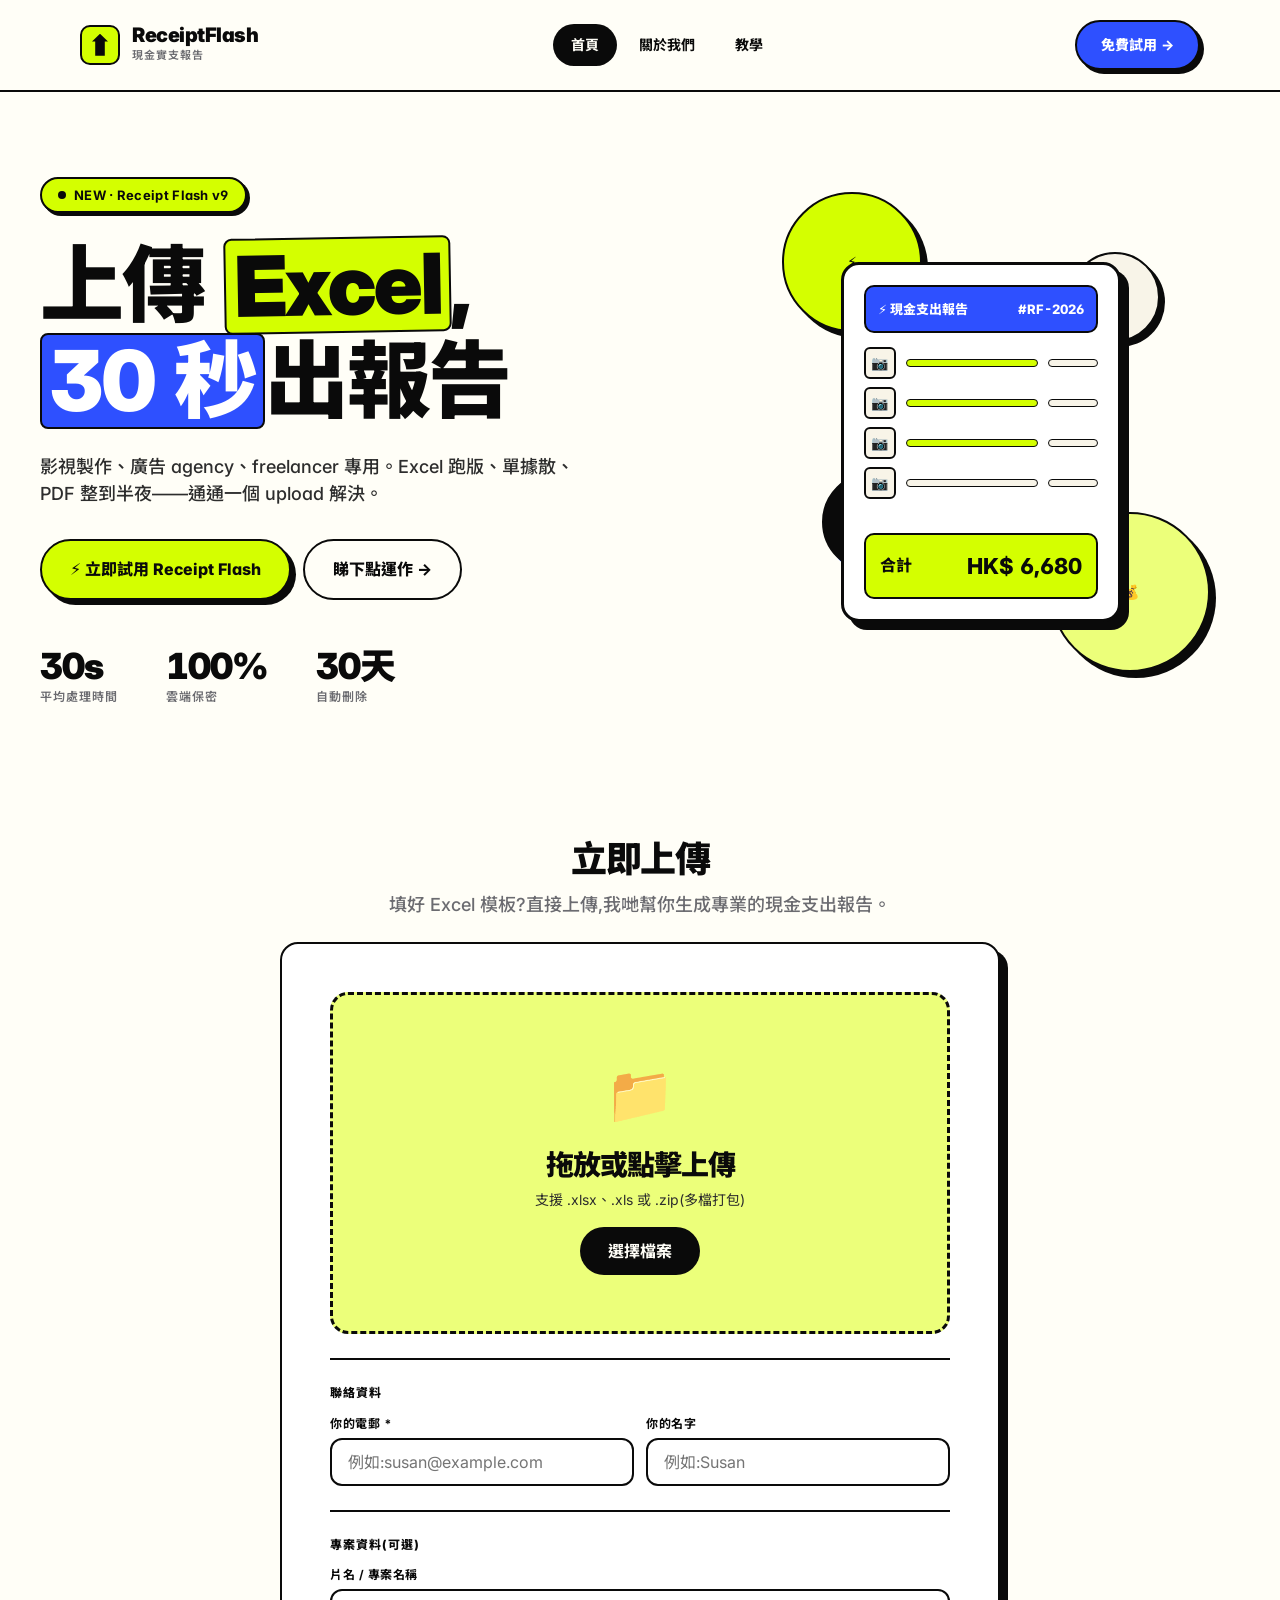
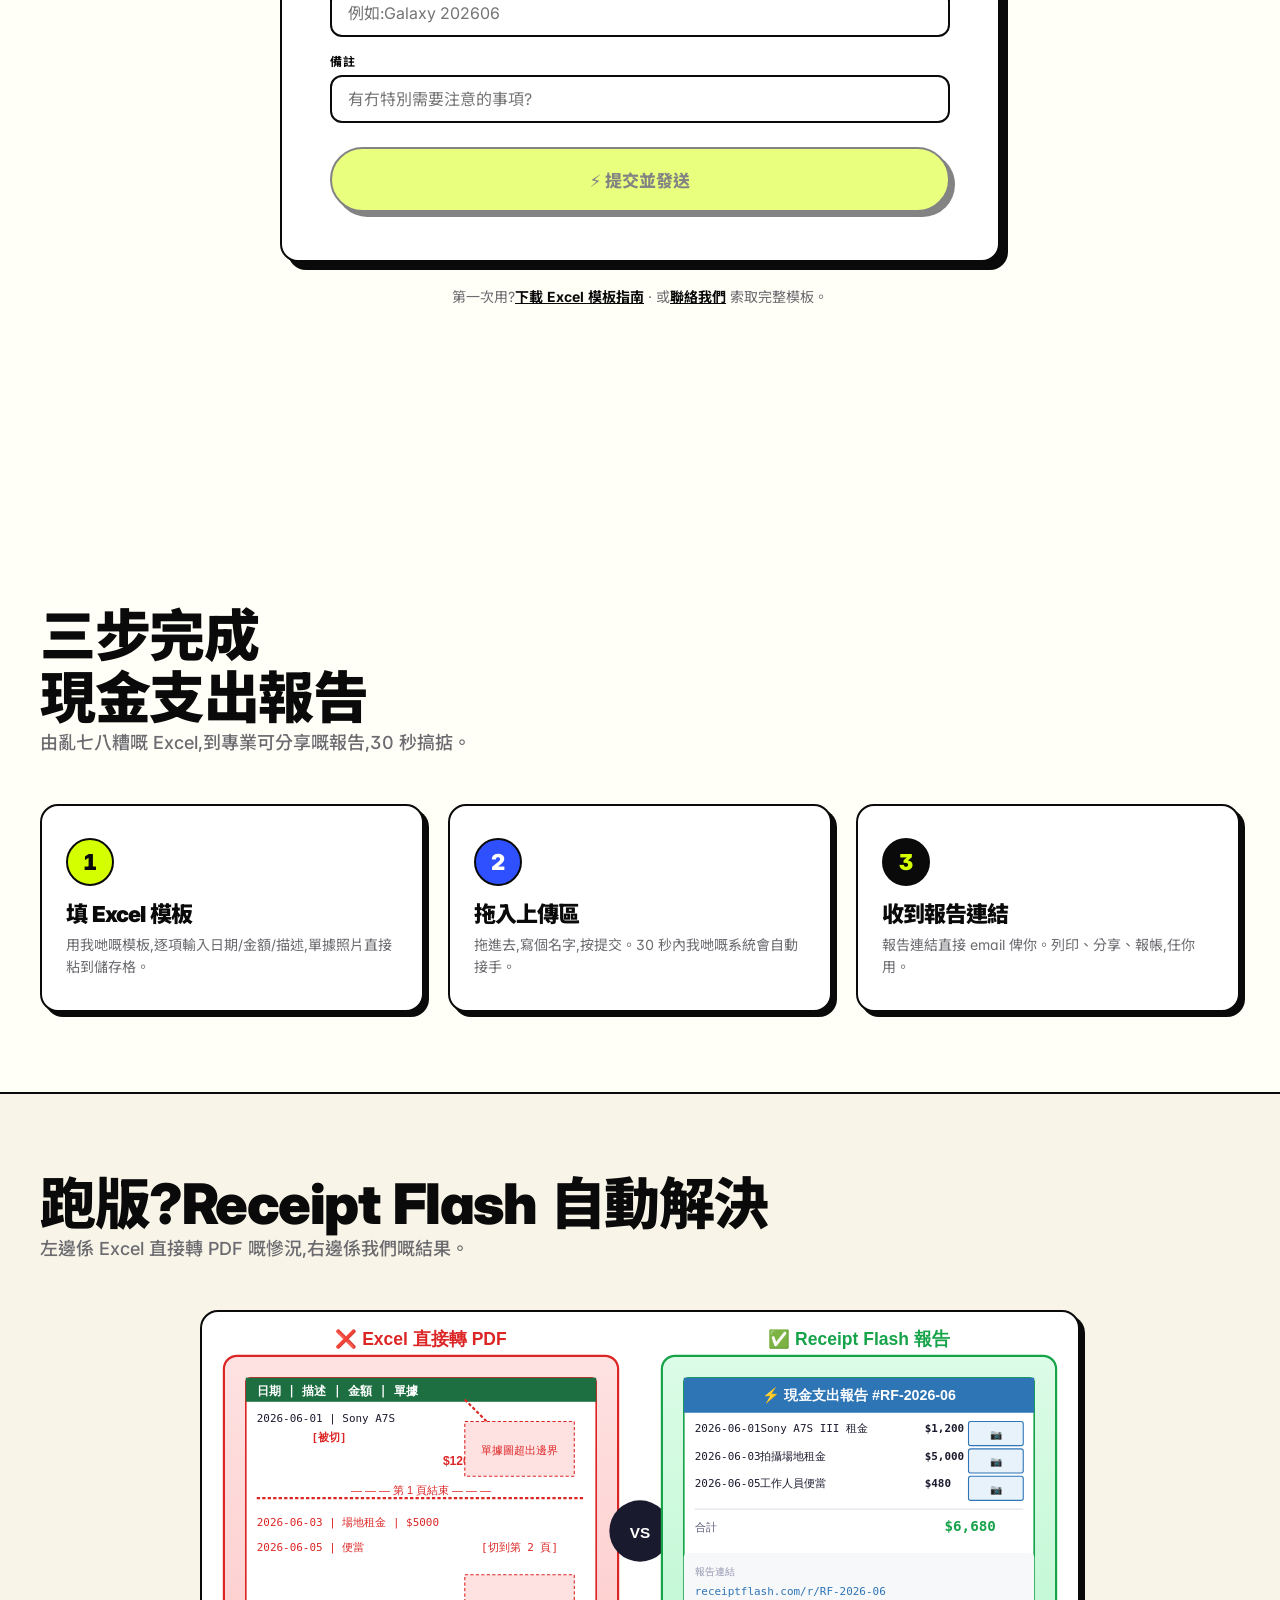
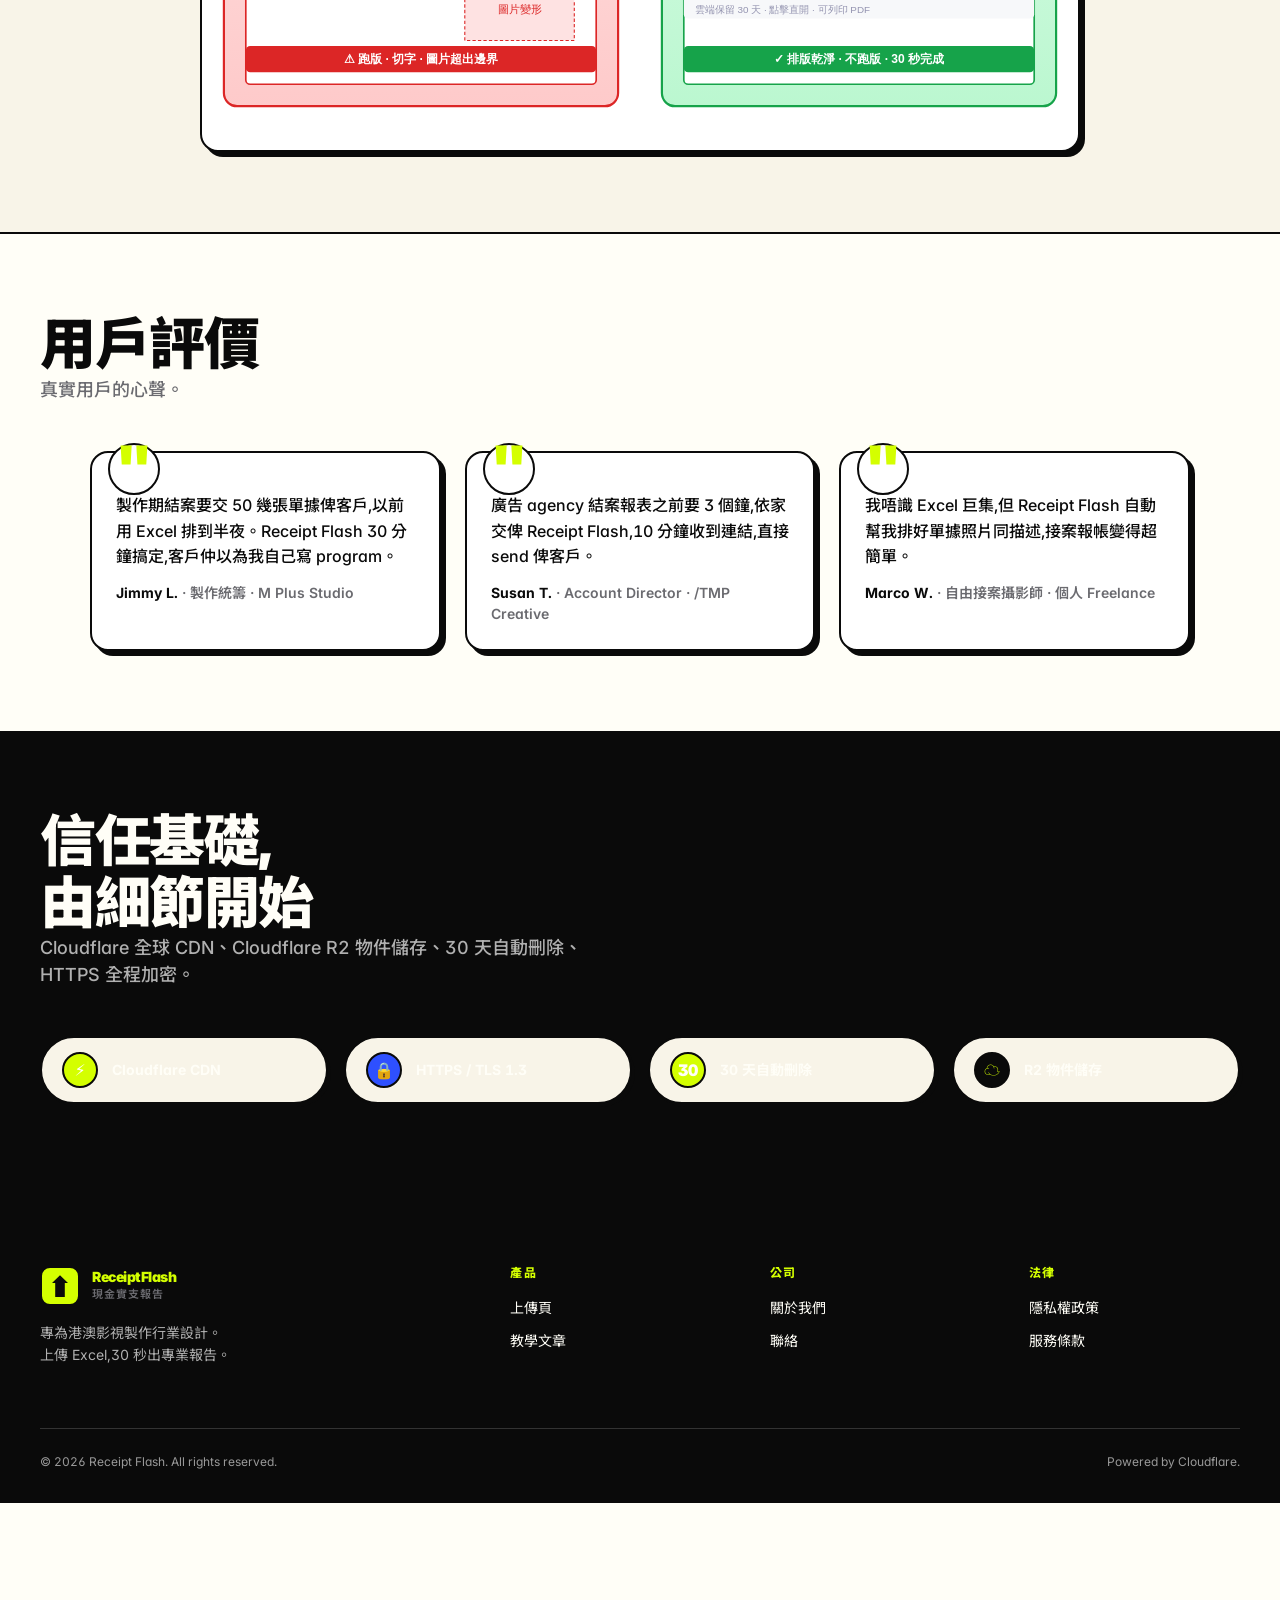
<file: index.html>
<!DOCTYPE html>
<html lang="zh-Hant">
<head>
<meta charset="UTF-8">
<meta name="viewport" content="width=device-width, initial-scale=1.0">
<title>做單快快 Receipt Flash — 上傳 Excel 30 秒出報告</title>
<meta name="description" content="專為港澳影視製作行業設計的現金支出報告工具。上傳 Excel,30 秒出專業報告。">
<link rel="icon" type="image/svg+xml" href="/_brand/favicon.svg">
<link rel="preconnect" href="https://fonts.googleapis.com">
<link rel="preconnect" href="https://fonts.gstatic.com" crossorigin>
<link href="https://fonts.googleapis.com/css2?family=Inter:wght@400;500;700;800;900&family=Noto+Sans+TC:wght@400;500;700;900&display=swap" rel="stylesheet">
<link rel="stylesheet" href="assets/style.css">
<meta property="og:type" content="product">
<meta property="og:title" content="做單快快 Receipt Flash — 上傳 Excel 30 秒出報告">
<meta property="og:description" content="專為港澳影視製作行業設計的現金支出報告工具。上傳 Excel,30 秒出專業報告。">
<meta property="og:image" content="https://receiptflash.com/_brand/og-image.svg">
<meta property="og:url" content="https://receiptflash.com/">
<meta name="twitter:card" content="summary_large_image">
<meta name="twitter:title" content="做單快快 Receipt Flash — 上傳 Excel 30 秒出報告">
<meta name="twitter:description" content="專為港澳影視製作行業設計的現金支出報告工具。上傳 Excel,30 秒出專業報告。">
<meta name="twitter:image" content="https://receiptflash.com/_brand/og-image.svg">
<style>
  /* Upload-page inline styles */
  .upload-hero { padding: var(--space-9) 0 var(--space-6); }
  .text-center.mb-3 { text-align: center; margin-bottom: var(--space-5); }
  .text-center.mt-3.muted { text-align: center; margin-top: var(--space-5); color: var(--muted); font-size: var(--fs-sm); }
  .text-center.muted a { color: var(--ink); font-weight: 700; text-decoration: underline; }
</style>
</head>
<body>

<div id="site-header"></div>

<main>

  <section class="hero">
    <div>
      <span class="hero-eyebrow"><span class="dot"></span>NEW · Receipt Flash v9</span>
      <h1>
        上傳 <span class="hl">Excel</span>,<br>
        <span class="hl-blue">30 秒</span>出報告
      </h1>
      <p class="hero-sub">影視製作、廣告 agency、freelancer 專用。Excel 跑版、單據散、PDF 整到半夜——通通一個 upload 解決。</p>
      <div class="hero-cta-row">
        <a class="btn btn-primary" href="#upload">⚡ 立即試用 Receipt Flash</a>
        <a class="btn btn-secondary" href="#how">睇下點運作 →</a>
      </div>
      <div class="hero-stats">
        <div class="hero-stat"><strong>30s</strong><span>平均處理時間</span></div>
        <div class="hero-stat"><strong>100%</strong><span>雲端保密</span></div>
        <div class="hero-stat"><strong>30天</strong><span>自動刪除</span></div>
      </div>
    </div>

    <div class="hero-art">
      <div class="hero-illustration-card">
        <div class="illust-header">
          <span>⚡ 現金支出報告</span>
          <span>#RF-2026</span>
        </div>
        <div class="illust-row">
          <div class="illust-icon">📷</div>
          <div class="illust-bar filled"></div>
          <div class="illust-bar small"></div>
        </div>
        <div class="illust-row">
          <div class="illust-icon">📷</div>
          <div class="illust-bar filled"></div>
          <div class="illust-bar small"></div>
        </div>
        <div class="illust-row">
          <div class="illust-icon">📷</div>
          <div class="illust-bar filled"></div>
          <div class="illust-bar small"></div>
        </div>
        <div class="illust-row">
          <div class="illust-icon">📷</div>
          <div class="illust-bar"></div>
          <div class="illust-bar small"></div>
        </div>
        <div class="illust-total">
          <span>合計</span>
          <span class="num">HK$ 6,680</span>
        </div>
      </div>
      <div class="blob blob-1">⚡</div>
      <div class="blob blob-2">📄</div>
      <div class="blob blob-3">📊</div>
      <div class="blob blob-4">💰</div>
      <div class="blob blob-5">✓</div>
    </div>
  </section>

  <section id="upload" class="upload-hero">
    <div class="container">
      <div class="text-center mb-3">
        <h2 style="font-size: var(--fs-2xl);">立即上傳</h2>
        <p class="lead" style="margin: var(--space-3) auto 0;">填好 Excel 模板?直接上傳,我哋幫你生成專業的現金支出報告。</p>
      </div>
      <div class="upload-card">

        <div id="upload-form">
          <div class="upload-zone" id="drop-zone" onclick="document.getElementById('file-input').click()">
            <input type="file" id="file-input" accept=".xlsx,.xls,.zip" />
            <div class="icon">📁</div>
            <h3>拖放或點擊上傳</h3>
            <p>支援 .xlsx、.xls 或 .zip(多檔打包)</p>
            <span class="browse">選擇檔案</span>
          </div>

          <div class="file-preview" id="file-preview">
            <div class="file-icon">📊</div>
            <div class="file-info">
              <div class="file-name" id="file-name"></div>
              <div class="file-size" id="file-size"></div>
            </div>
            <button class="file-remove" id="file-remove" title="移除檔案">✕</button>
          </div>

          <div class="form-section">
            <div class="form-label">聯絡資料</div>
            <div class="form-row">
              <div class="form-field">
                <label>你的電郵 *</label>
                <input type="email" id="applicant-email" placeholder="例如:susan@example.com" required />
              </div>
              <div class="form-field">
                <label>你的名字</label>
                <input type="text" id="applicant-name" placeholder="例如:Susan" />
              </div>
            </div>
          </div>

          <div class="form-section">
            <div class="form-label">專案資料(可選)</div>
            <div class="form-row">
              <div class="form-field">
                <label>片名 / 專案名稱</label>
                <input type="text" id="project-name" placeholder="例如:Galaxy 202606" />
              </div>
            </div>
            <div class="form-row">
              <div class="form-field">
                <label>備註</label>
                <input type="text" id="notes" placeholder="有冇特別需要注意的事項?" />
              </div>
            </div>
          </div>

          <button class="submit-btn" id="submit-btn" onclick="handleSubmit()" disabled>
            <div class="spinner"></div>
            <span class="btn-text">⚡ 提交並發送</span>
          </button>
        </div>

        <div class="success-panel" id="success-panel">
          <div class="icon">🎉</div>
          <h2>已收到!</h2>
          <p>你嘅 Excel 上傳成功,而家處理緊。</p>
          <div class="success-id">
            <strong>REF# <span id="success-id">RF-000000</span></strong>
          </div>

          <div class="success-url" style="margin: var(--space-4) auto; max-width: 360px; padding: var(--space-3) var(--space-4); border: 1.5px dashed var(--ink); border-radius: 10px; background: rgba(212, 255, 0, 0.12);">
            <small style="display:block; font-size: 11px; color: var(--muted); margin-bottom: 6px; text-transform: uppercase; letter-spacing: 0.5px;">報告連結</small>
            <div style="display: flex; align-items: center; gap: 8px;">
              <code id="report-url" style="flex: 1; font-family: 'SF Mono', Menlo, monospace; font-size: 13px; background: white; padding: 6px 10px; border-radius: 6px; border: 1px solid var(--ink); overflow: hidden; text-overflow: ellipsis; white-space: nowrap;">receiptflash.com/r/...</code>
              <button type="button" class="copy-btn" id="copy-url-btn" onclick="copyReportUrl()" style="padding: 6px 12px; font-size: 12px; font-weight: 700; background: var(--ink); color: white; border: none; border-radius: 6px; cursor: pointer; flex-shrink: 0;">📋 Copy</button>
            </div>
            <small style="display:block; font-size: 11px; color: var(--muted); margin-top: 8px;">⏳ 通常 30 秒內 email 寄到,link 就會 work</small>
          </div>

          <button class="btn btn-blue" onclick="resetForm()">✅ 完成,再上傳一個</button>
        </div>

      </div>

      <p class="text-center mt-3 muted">
        第一次用?<a href="/_brand/template-guide.txt" download>下載 Excel 模板指南</a> · 或<a href="mailto:support@receiptflash.com">聯絡我們</a> 索取完整模板。
      </p>

      <div class="ad-slot" data-ad="side-rectangle"></div>
    </div>
  </section>

  <section id="how">
    <div class="container">
      <h2>三步完成<br>現金支出報告</h2>
      <p class="lead">由亂七八糟嘅 Excel,到專業可分享嘅報告,30 秒搞掂。</p>

      <div class="steps">
        <div class="step-card">
          <div class="step-num">1</div>
          <h3>填 Excel 模板</h3>
          <p>用我哋嘅模板,逐項輸入日期/金額/描述,單據照片直接粘到儲存格。</p>
        </div>
        <div class="step-card">
          <div class="step-num">2</div>
          <h3>拖入上傳區</h3>
          <p>拖進去,寫個名字,按提交。30 秒內我哋嘅系統會自動接手。</p>
        </div>
        <div class="step-card">
          <div class="step-num">3</div>
          <h3>收到報告連結</h3>
          <p>報告連結直接 email 俾你。列印、分享、報帳,任你用。</p>
        </div>
      </div>
    </div>
  </section>

  <section style="background: var(--cream-warm); border-top: 2.5px solid var(--ink); border-bottom: 2.5px solid var(--ink);">
    <div class="container">
      <h2>跑版?Receipt Flash 自動解決</h2>
      <p class="lead">左邊係 Excel 直接轉 PDF 嘅慘況,右邊係我們嘅結果。</p>
      <div class="before-after">
        <img src="/_brand/before-after.svg" alt="Excel 跑版 vs Receipt Flash 自動報告對比" loading="lazy">
      </div>
    </div>
  </section>

  <section>
    <div class="container">
      <h2>用戶評價</h2>
      <p class="lead">真實用戶的心聲。</p>
      <div class="testimonial-grid">
        <blockquote class="testimonial">
          <p>製作期結案要交 50 幾張單據俾客戶,以前用 Excel 排到半夜。Receipt Flash 30 分鐘搞定,客戶仲以為我自己寫 program。</p>
          <footer><strong>Jimmy L.</strong> · 製作統籌 · <span class="muted">M Plus Studio</span></footer>
        </blockquote>
        <blockquote class="testimonial">
          <p>廣告 agency 結案報表之前要 3 個鐘,依家交俾 Receipt Flash,10 分鐘收到連結,直接 send 俾客戶。</p>
          <footer><strong>Susan T.</strong> · Account Director · <span class="muted">/TMP Creative</span></footer>
        </blockquote>
        <blockquote class="testimonial">
          <p>我唔識 Excel 巨集,但 Receipt Flash 自動幫我排好單據照片同描述,接案報帳變得超簡單。</p>
          <footer><strong>Marco W.</strong> · 自由接案攝影師 · <span class="muted">個人 Freelance</span></footer>
        </blockquote>
      </div>
    </div>
  </section>

  <section class="section-dark">
    <div class="container">
      <h2>信任基礎,<br>由細節開始</h2>
      <p class="lead">Cloudflare 全球 CDN、Cloudflare R2 物件儲存、30 天自動刪除、HTTPS 全程加密。</p>

      <div class="trust-row">
        <div class="trust-pill"><div class="trust-icon">⚡</div> Cloudflare CDN</div>
        <div class="trust-pill"><div class="trust-icon">🔒</div> HTTPS / TLS 1.3</div>
        <div class="trust-pill"><div class="trust-icon">30</div> 30 天自動刪除</div>
        <div class="trust-pill"><div class="trust-icon">☁</div> R2 物件儲存</div>
      </div>
    </div>
  </section>

</main>

<div id="site-footer"></div>

<div class="ad-slot" data-ad="header-banner" style="margin: 24px auto; max-width: 728px;"></div>

<div class="loading-overlay" id="loading-overlay">
  <div class="loading-spinner"></div>
  <p id="loading-msg" style="font-weight: 700;">正在上傳...</p>
  <div class="progress-track"><div class="progress-bar" id="upload-progress"></div></div>
  <small style="color: var(--muted); font-size: var(--fs-xs);">請稍候,唔好關閉視窗 · Cmd/Ctrl+Enter 快速提交</small>
</div>

<script src="assets/main.js"></script>
<script src="_ads/adsense.js"></script>
<script>
  let selectedFile = null;
  const fileInput = document.getElementById('file-input');
  const dropZone = document.getElementById('drop-zone');
  const filePreview = document.getElementById('file-preview');
  const fileName = document.getElementById('file-name');
  const fileSize = document.getElementById('file-size');
  const fileRemove = document.getElementById('file-remove');
  const submitBtn = document.getElementById('submit-btn');

  fileInput.addEventListener('change', (e) => { if (e.target.files.length > 0) selectFile(e.target.files[0]); });
  dropZone.addEventListener('dragover', (e) => { e.preventDefault(); dropZone.classList.add('dragover'); });
  dropZone.addEventListener('dragleave', () => dropZone.classList.remove('dragover'));
  dropZone.addEventListener('drop', (e) => { e.preventDefault(); dropZone.classList.remove('dragover'); if (e.dataTransfer.files.length > 0) selectFile(e.dataTransfer.files[0]); });

  function selectFile(file) {
    const ext = file.name.split('.').pop().toLowerCase();
    if (!['xlsx','xls','zip'].includes(ext)) { alert('只接受 .xlsx、.xls 或 .zip 檔案'); return; }
    selectedFile = file;
    fileName.textContent = file.name;
    fileSize.textContent = formatSize(file.size);
    filePreview.classList.add('show');
    submitBtn.disabled = false;
  }
  function formatSize(bytes) {
    if (bytes < 1024) return bytes + ' B';
    if (bytes < 1024*1024) return (bytes/1024).toFixed(1) + ' KB';
    return (bytes/(1024*1024)).toFixed(1) + ' MB';
  }
  fileRemove.addEventListener('click', () => {
    selectedFile = null; filePreview.classList.remove('show');
    submitBtn.disabled = true; fileInput.value = '';
  });

  async function handleSubmit() {
    if (!selectedFile) return;
    const email = document.getElementById('applicant-email').value.trim();
    if (!email) { alert('請填寫電郵地址'); return; }
    const overlay = document.getElementById('loading-overlay');
    const loadingMsg = document.getElementById('loading-msg');
    overlay.classList.add('show');
    loadingMsg.textContent = '正在讀取檔案...';
    const name = document.getElementById('applicant-name').value.trim();
    const project = document.getElementById('project-name').value.trim();
    const notes = document.getElementById('notes').value.trim();
    const formData = new FormData();
    formData.append('email', email);
    formData.append('name', name);
    formData.append('project', project);
    formData.append('notes', notes);
    formData.append('file', selectedFile);
    loadingMsg.textContent = '正在上傳到雲端...';
    try {
      const res = await fetch('/api/upload', { method: 'POST', body: formData });
      if (!res.ok) throw new Error('upload failed');
      const data = await res.json();
      if (!data.success) throw new Error('server error');
      const ref = data.ref;
      document.getElementById('success-id').textContent = ref;
      document.getElementById('report-url').textContent = 'receiptflash.com/r/' + ref;
    } catch (err) {
      overlay.classList.remove('show');
      alert('上傳失敗,請稍後再試,或聯絡做單快快團隊。');
      console.error(err); return;
    }
    overlay.classList.remove('show');
    document.getElementById('upload-form').style.display = 'none';
    document.getElementById('success-panel').classList.add('show');
  }

  function resetForm() {
    selectedFile = null; filePreview.classList.remove('show');
    submitBtn.disabled = true; fileInput.value = '';
    document.getElementById('applicant-email').value = '';
    document.getElementById('applicant-name').value = '';
    document.getElementById('project-name').value = '';
    document.getElementById('notes').value = '';
    document.getElementById('upload-form').style.display = 'block';
    document.getElementById('success-panel').classList.remove('show');
  }

  async function copyReportUrl() {
    const url = 'https://' + document.getElementById('report-url').textContent;
    const btn = document.getElementById('copy-url-btn');
    const original = btn.textContent;
    try {
      await navigator.clipboard.writeText(url);
      btn.textContent = '✅ Copied';
    } catch (e) {
      // Fallback for older browsers
      const ta = document.createElement('textarea');
      ta.value = url;
      ta.style.position = 'fixed';
      ta.style.opacity = '0';
      document.body.appendChild(ta);
      ta.select();
      try { document.execCommand('copy'); btn.textContent = '✅ Copied'; } catch (_) { btn.textContent = '❌ Fail'; }
      document.body.removeChild(ta);
    }
    setTimeout(() => { btn.textContent = original; }, 1500);
  }
</script>
</body>
</html>
</file>
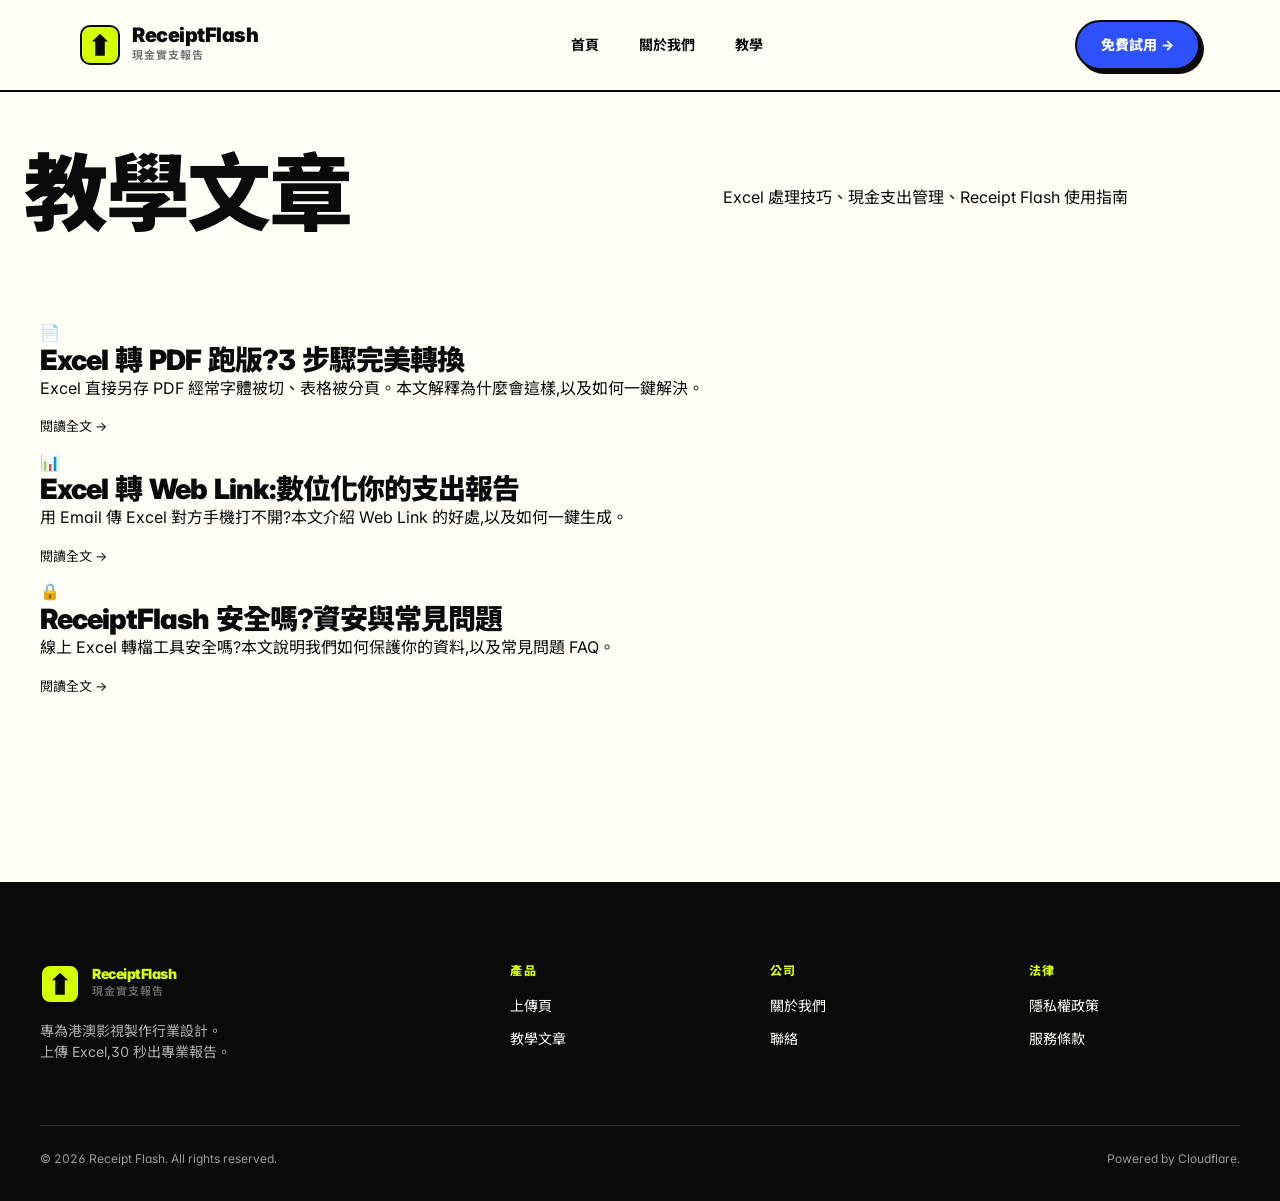
<file: blog/index.html>
<!DOCTYPE html>
<html lang="zh-Hant">
<head>
<meta charset="UTF-8">
<meta name="viewport" content="width=device-width, initial-scale=1.0">
<title>教學文章 — Receipt Flash 部落格</title>
<meta name="description" content="Excel 轉檔技巧、現金支出管理、Receipt Flash 使用教學。">
<meta property="og:type" content="website">
<meta property="og:title" content="教學文章 — Receipt Flash 部落格">
<meta property="og:description" content="Excel 轉檔技巧、現金支出管理、Receipt Flash 使用教學。">
<meta property="og:image" content="https://receiptflash.com/_brand/og-image.svg">
<meta property="og:url" content="https://receiptflash.com/blog/index.html">
<meta name="twitter:card" content="summary_large_image">
<meta name="twitter:title" content="教學文章 — Receipt Flash 部落格">
<meta name="twitter:description" content="Excel 轉檔技巧、現金支出管理、Receipt Flash 使用教學。">
<meta name="twitter:image" content="https://receiptflash.com/_brand/og-image.svg">
<link rel="icon" type="image/svg+xml" href="../_brand/favicon.svg">
<link rel="stylesheet" href="../assets/style.css">
<link href="https://fonts.googleapis.com/css2?family=Inter:wght@400;500;700;800;900&family=Noto+Sans+TC:wght@400;500;700;900&display=swap" rel="stylesheet">
</head>
<body>

<div id="site-header"></div>

<main>
  <section class="hero" style="padding: 56px 24px;">
    <h1>教學文章</h1>
    <p>Excel 處理技巧、現金支出管理、Receipt Flash 使用指南</p>
  </section>

  <div class="container">
    <div class="card-grid">
      <article class="card">
        <div class="icon">📄</div>
        <h3>Excel 轉 PDF 跑版?3 步驟完美轉換</h3>
        <p>Excel 直接另存 PDF 經常字體被切、表格被分頁。本文解釋為什麼會這樣,以及如何一鍵解決。</p>
        <p style="margin-top: 12px; font-size: 13px;"><a href="excel-to-pdf.html">閱讀全文 →</a></p>
      </article>

      <article class="card">
        <div class="icon">📊</div>
        <h3>Excel 轉 Web Link:數位化你的支出報告</h3>
        <p>用 Email 傳 Excel 對方手機打不開?本文介紹 Web Link 的好處,以及如何一鍵生成。</p>
        <p style="margin-top: 12px; font-size: 13px;"><a href="excel-to-web.html">閱讀全文 →</a></p>
      </article>

      <article class="card">
        <div class="icon">🔒</div>
        <h3>ReceiptFlash 安全嗎?資安與常見問題</h3>
        <p>線上 Excel 轉檔工具安全嗎?本文說明我們如何保護你的資料,以及常見問題 FAQ。</p>
        <p style="margin-top: 12px; font-size: 13px;"><a href="faq.html">閱讀全文 →</a></p>
      </article>
    </div>

    <div class="ad-slot" data-ad="header-banner" style="margin: 48px auto; max-width: 728px;"></div>
  </div>
</main>

<div id="site-footer"></div>
<script src="../assets/main.js"></script>
<script src="../_ads/adsense.js"></script>
</body>
</html>
</file>
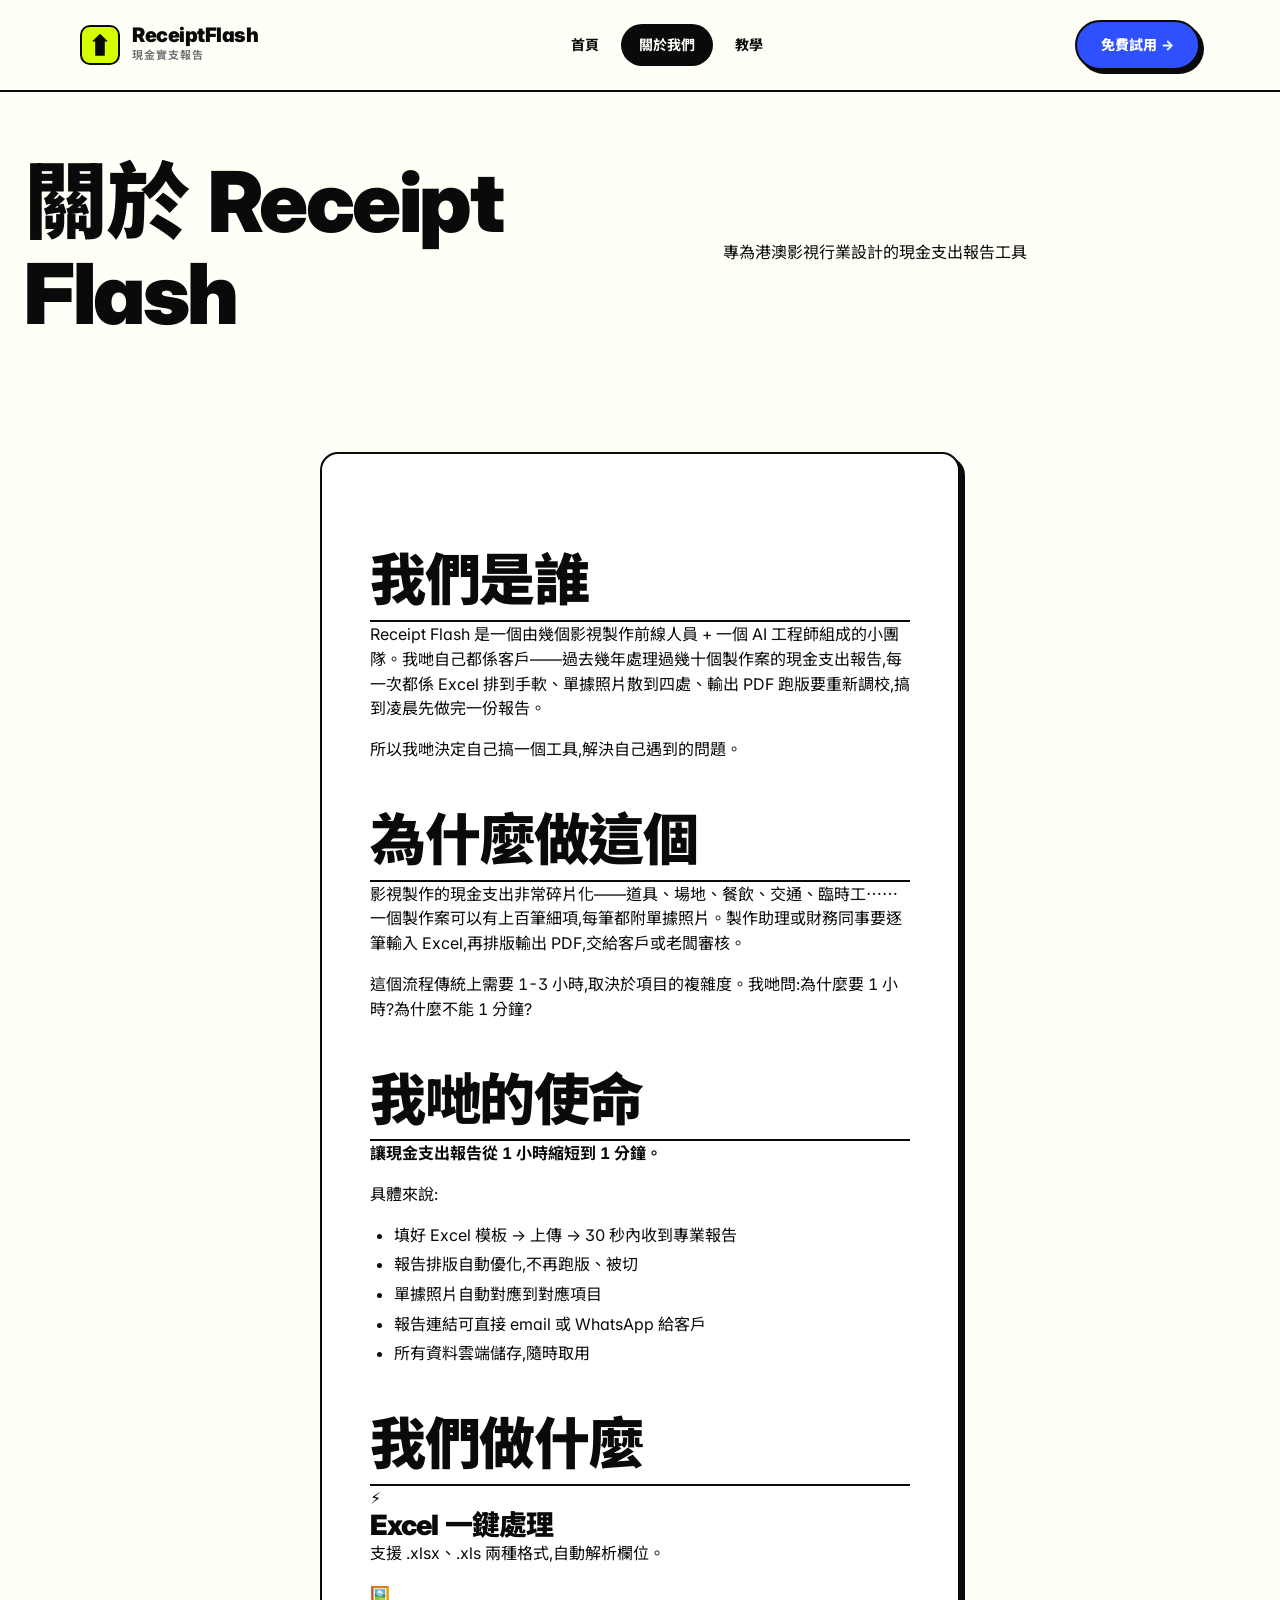
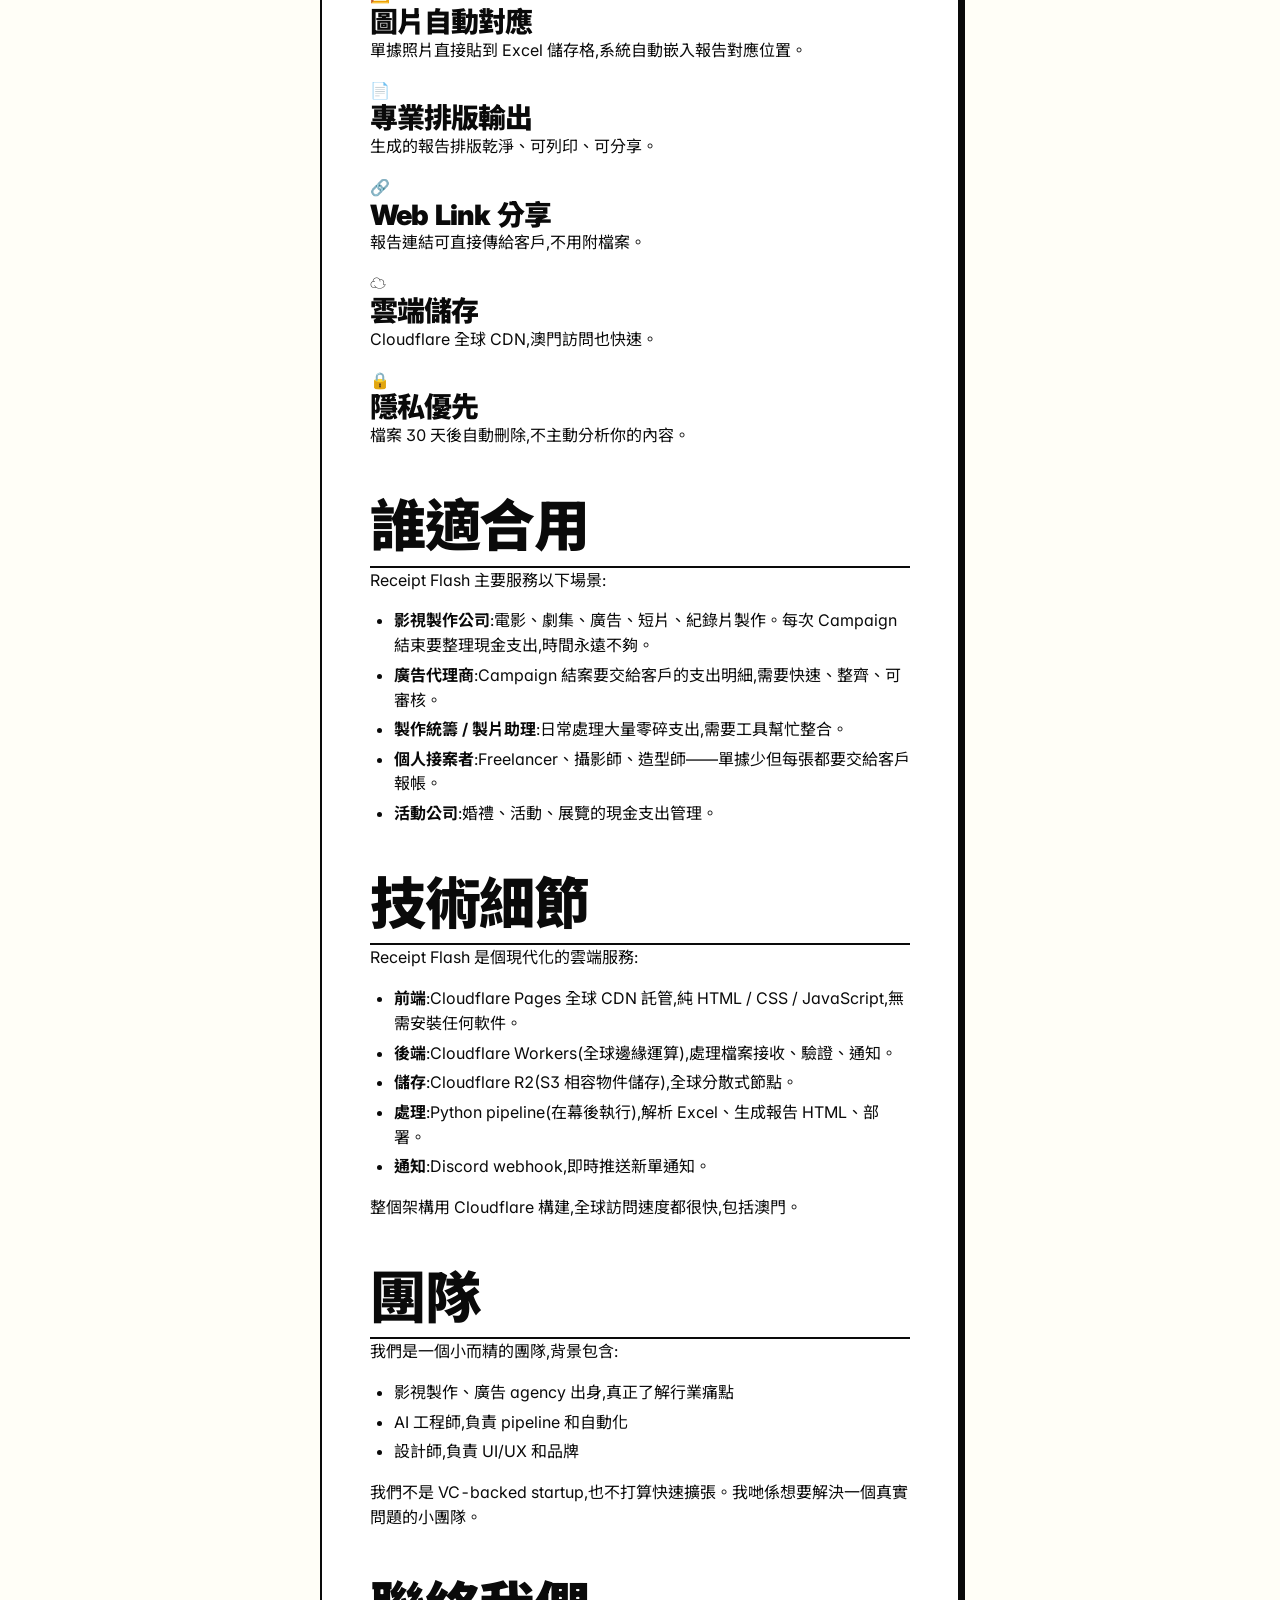
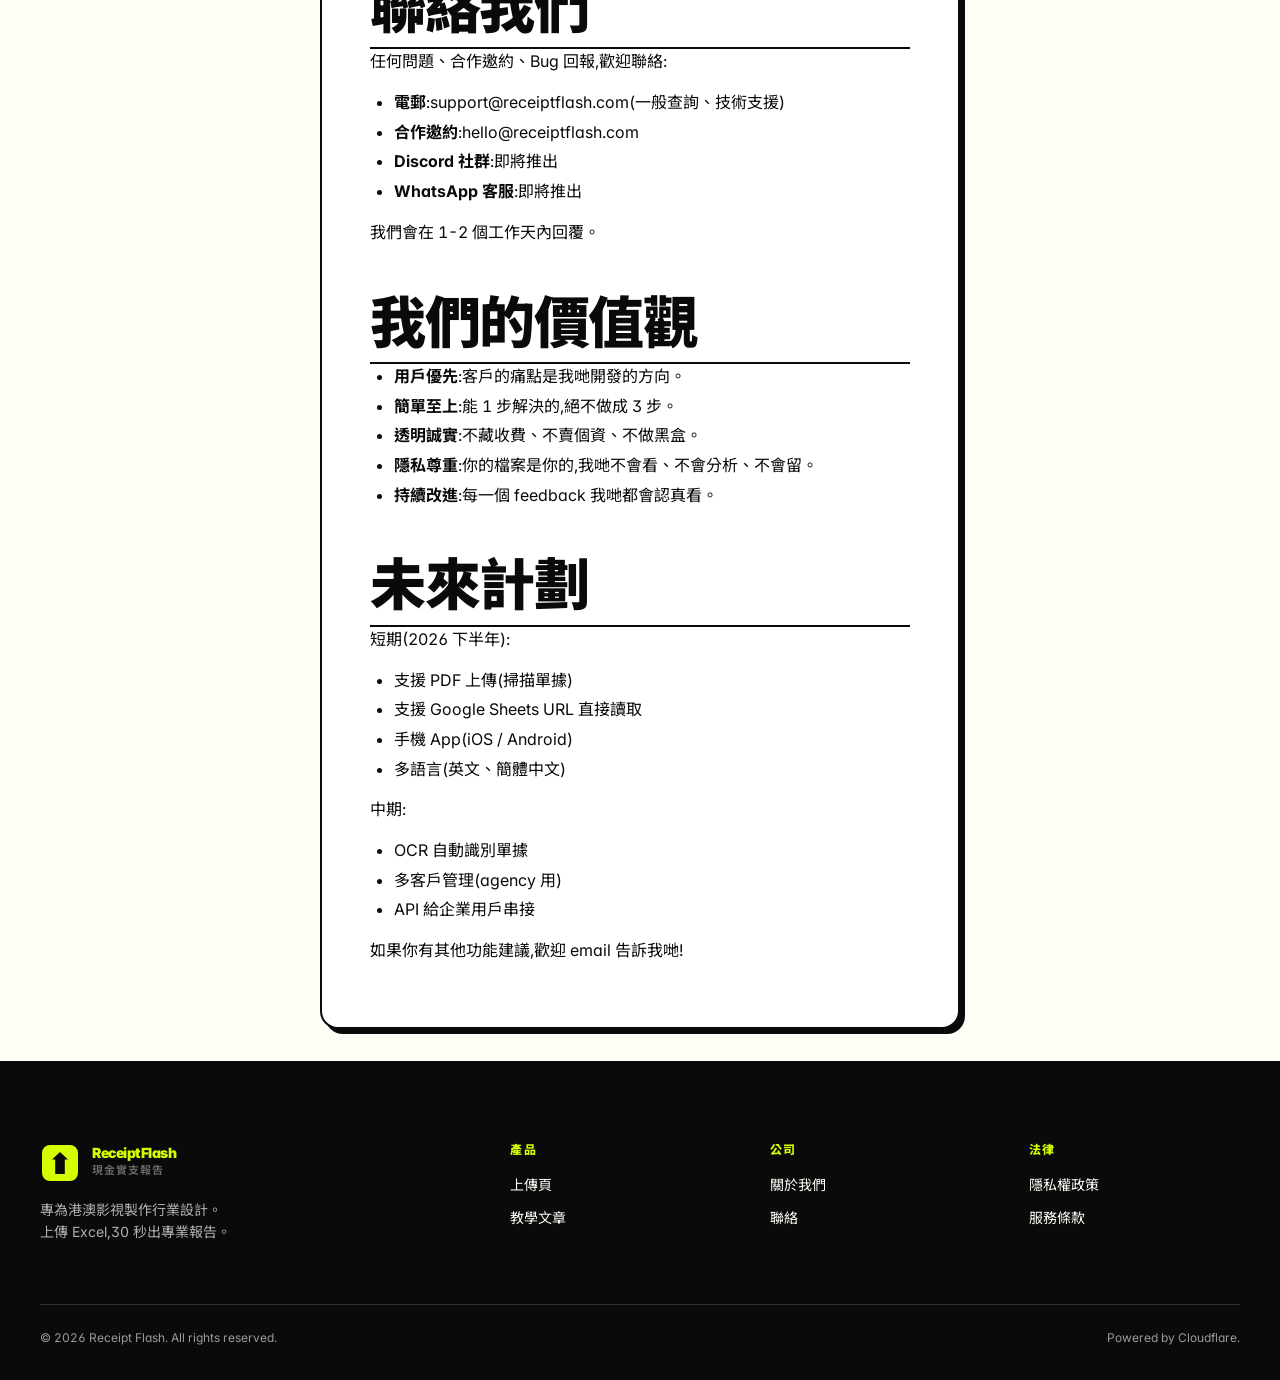
<file: about.html>
<!DOCTYPE html>
<html lang="zh-Hant">
<head>
<meta charset="UTF-8">
<meta name="viewport" content="width=device-width, initial-scale=1.0">
<title>關於我們 — Receipt Flash</title>
<meta name="description" content="Receipt Flash 是什麼、為誰服務、聯絡方式。我哋係一個專注於港澳影視行業現金支出報告自動化的小團隊。">
<meta property="og:type" content="website">
<meta property="og:title" content="關於我們 — Receipt Flash">
<meta property="og:description" content="Receipt Flash 是什麼、為誰服務、聯絡方式。我哋係一個專注於港澳影視行業現金支出報告自動化的小團隊。">
<meta property="og:image" content="https://receiptflash.com/_brand/og-image.svg">
<meta property="og:url" content="https://receiptflash.com/about.html">
<meta name="twitter:card" content="summary_large_image">
<meta name="twitter:title" content="關於我們 — Receipt Flash">
<meta name="twitter:description" content="Receipt Flash 是什麼、為誰服務、聯絡方式。我哋係一個專注於港澳影視行業現金支出報告自動化的小團隊。">
<meta name="twitter:image" content="https://receiptflash.com/_brand/og-image.svg">
<link rel="icon" type="image/svg+xml" href="/_brand/favicon.svg">
<link rel="stylesheet" href="assets/style.css">
<link href="https://fonts.googleapis.com/css2?family=Inter:wght@400;500;700;800;900&family=Noto+Sans+TC:wght@400;500;700;900&display=swap" rel="stylesheet">
</head>
<body>

<div id="site-header"></div>

<main>
  <section class="hero" style="padding: 64px 24px 56px;">
    <h1>關於 Receipt Flash</h1>
    <p>專為港澳影視行業設計的現金支出報告工具</p>
  </section>

  <div class="container narrow">
    <article class="article">
      <h2 id="who">我們是誰</h2>
      <p>Receipt Flash 是一個由幾個影視製作前線人員 + 一個 AI 工程師組成的小團隊。我哋自己都係客戶——過去幾年處理過幾十個製作案的現金支出報告,每一次都係 Excel 排到手軟、單據照片散到四處、輸出 PDF 跑版要重新調校,搞到凌晨先做完一份報告。</p>
      <p>所以我哋決定自己搞一個工具,解決自己遇到的問題。</p>

      <h2 id="why">為什麼做這個</h2>
      <p>影視製作的現金支出非常碎片化——道具、場地、餐飲、交通、臨時工⋯⋯ 一個製作案可以有上百筆細項,每筆都附單據照片。製作助理或財務同事要逐筆輸入 Excel,再排版輸出 PDF,交給客戶或老闆審核。</p>
      <p>這個流程傳統上需要 1-3 小時,取決於項目的複雜度。我哋問:為什麼要 1 小時?為什麼不能 1 分鐘?</p>

      <h2 id="mission">我哋的使命</h2>
      <p><strong>讓現金支出報告從 1 小時縮短到 1 分鐘。</strong></p>
      <p>具體來說:</p>
      <ul>
        <li>填好 Excel 模板 → 上傳 → 30 秒內收到專業報告</li>
        <li>報告排版自動優化,不再跑版、被切</li>
        <li>單據照片自動對應到對應項目</li>
        <li>報告連結可直接 email 或 WhatsApp 給客戶</li>
        <li>所有資料雲端儲存,隨時取用</li>
      </ul>

      <h2 id="what">我們做什麼</h2>
      <div class="card-grid">
        <div class="card">
          <div class="icon">⚡</div>
          <h3>Excel 一鍵處理</h3>
          <p>支援 .xlsx、.xls 兩種格式,自動解析欄位。</p>
        </div>
        <div class="card">
          <div class="icon">🖼️</div>
          <h3>圖片自動對應</h3>
          <p>單據照片直接貼到 Excel 儲存格,系統自動嵌入報告對應位置。</p>
        </div>
        <div class="card">
          <div class="icon">📄</div>
          <h3>專業排版輸出</h3>
          <p>生成的報告排版乾淨、可列印、可分享。</p>
        </div>
        <div class="card">
          <div class="icon">🔗</div>
          <h3>Web Link 分享</h3>
          <p>報告連結可直接傳給客戶,不用附檔案。</p>
        </div>
        <div class="card">
          <div class="icon">☁️</div>
          <h3>雲端儲存</h3>
          <p>Cloudflare 全球 CDN,澳門訪問也快速。</p>
        </div>
        <div class="card">
          <div class="icon">🔒</div>
          <h3>隱私優先</h3>
          <p>檔案 30 天後自動刪除,不主動分析你的內容。</p>
        </div>
      </div>

      <h2 id="audience">誰適合用</h2>
      <p>Receipt Flash 主要服務以下場景:</p>
      <ul>
        <li><strong>影視製作公司</strong>:電影、劇集、廣告、短片、紀錄片製作。每次 Campaign 結束要整理現金支出,時間永遠不夠。</li>
        <li><strong>廣告代理商</strong>:Campaign 結案要交給客戶的支出明細,需要快速、整齊、可審核。</li>
        <li><strong>製作統籌 / 製片助理</strong>:日常處理大量零碎支出,需要工具幫忙整合。</li>
        <li><strong>個人接案者</strong>:Freelancer、攝影師、造型師——單據少但每張都要交給客戶報帳。</li>
        <li><strong>活動公司</strong>:婚禮、活動、展覽的現金支出管理。</li>
      </ul>

      <h2 id="tech">技術細節</h2>
      <p>Receipt Flash 是個現代化的雲端服務:</p>
      <ul>
        <li><strong>前端</strong>:Cloudflare Pages 全球 CDN 託管,純 HTML / CSS / JavaScript,無需安裝任何軟件。</li>
        <li><strong>後端</strong>:Cloudflare Workers(全球邊緣運算),處理檔案接收、驗證、通知。</li>
        <li><strong>儲存</strong>:Cloudflare R2(S3 相容物件儲存),全球分散式節點。</li>
        <li><strong>處理</strong>:Python pipeline(在幕後執行),解析 Excel、生成報告 HTML、部署。</li>
        <li><strong>通知</strong>:Discord webhook,即時推送新單通知。</li>
      </ul>
      <p>整個架構用 Cloudflare 構建,全球訪問速度都很快,包括澳門。</p>

      <h2 id="team">團隊</h2>
      <p>我們是一個小而精的團隊,背景包含:</p>
      <ul>
        <li>影視製作、廣告 agency 出身,真正了解行業痛點</li>
        <li>AI 工程師,負責 pipeline 和自動化</li>
        <li>設計師,負責 UI/UX 和品牌</li>
      </ul>
      <p>我們不是 VC-backed startup,也不打算快速擴張。我哋係想要解決一個真實問題的小團隊。</p>

      <h2 id="contact">聯絡我們</h2>
      <p>任何問題、合作邀約、Bug 回報,歡迎聯絡:</p>
      <ul>
        <li><strong>電郵</strong>:<a href="mailto:support@receiptflash.com">support@receiptflash.com</a>(一般查詢、技術支援)</li>
        <li><strong>合作邀約</strong>:<a href="mailto:hello@receiptflash.com">hello@receiptflash.com</a></li>
        <li><strong>Discord 社群</strong>:即將推出</li>
        <li><strong>WhatsApp 客服</strong>:即將推出</li>
      </ul>
      <p>我們會在 1-2 個工作天內回覆。</p>

      <h2 id="values">我們的價值觀</h2>
      <ul>
        <li><strong>用戶優先</strong>:客戶的痛點是我哋開發的方向。</li>
        <li><strong>簡單至上</strong>:能 1 步解決的,絕不做成 3 步。</li>
        <li><strong>透明誠實</strong>:不藏收費、不賣個資、不做黑盒。</li>
        <li><strong>隱私尊重</strong>:你的檔案是你的,我哋不會看、不會分析、不會留。</li>
        <li><strong>持續改進</strong>:每一個 feedback 我哋都會認真看。</li>
      </ul>

      <h2 id="future">未來計劃</h2>
      <p>短期(2026 下半年):</p>
      <ul>
        <li>支援 PDF 上傳(掃描單據)</li>
        <li>支援 Google Sheets URL 直接讀取</li>
        <li>手機 App(iOS / Android)</li>
        <li>多語言(英文、簡體中文)</li>
      </ul>
      <p>中期:</p>
      <ul>
        <li>OCR 自動識別單據</li>
        <li>多客戶管理(agency 用)</li>
        <li>API 給企業用戶串接</li>
      </ul>
      <p>如果你有其他功能建議,歡迎 email 告訴我哋!</p>
    </article>
  </div>
</main>

<div id="site-footer"></div>
<script src="assets/main.js"></script>
</body>
</html>
</file>
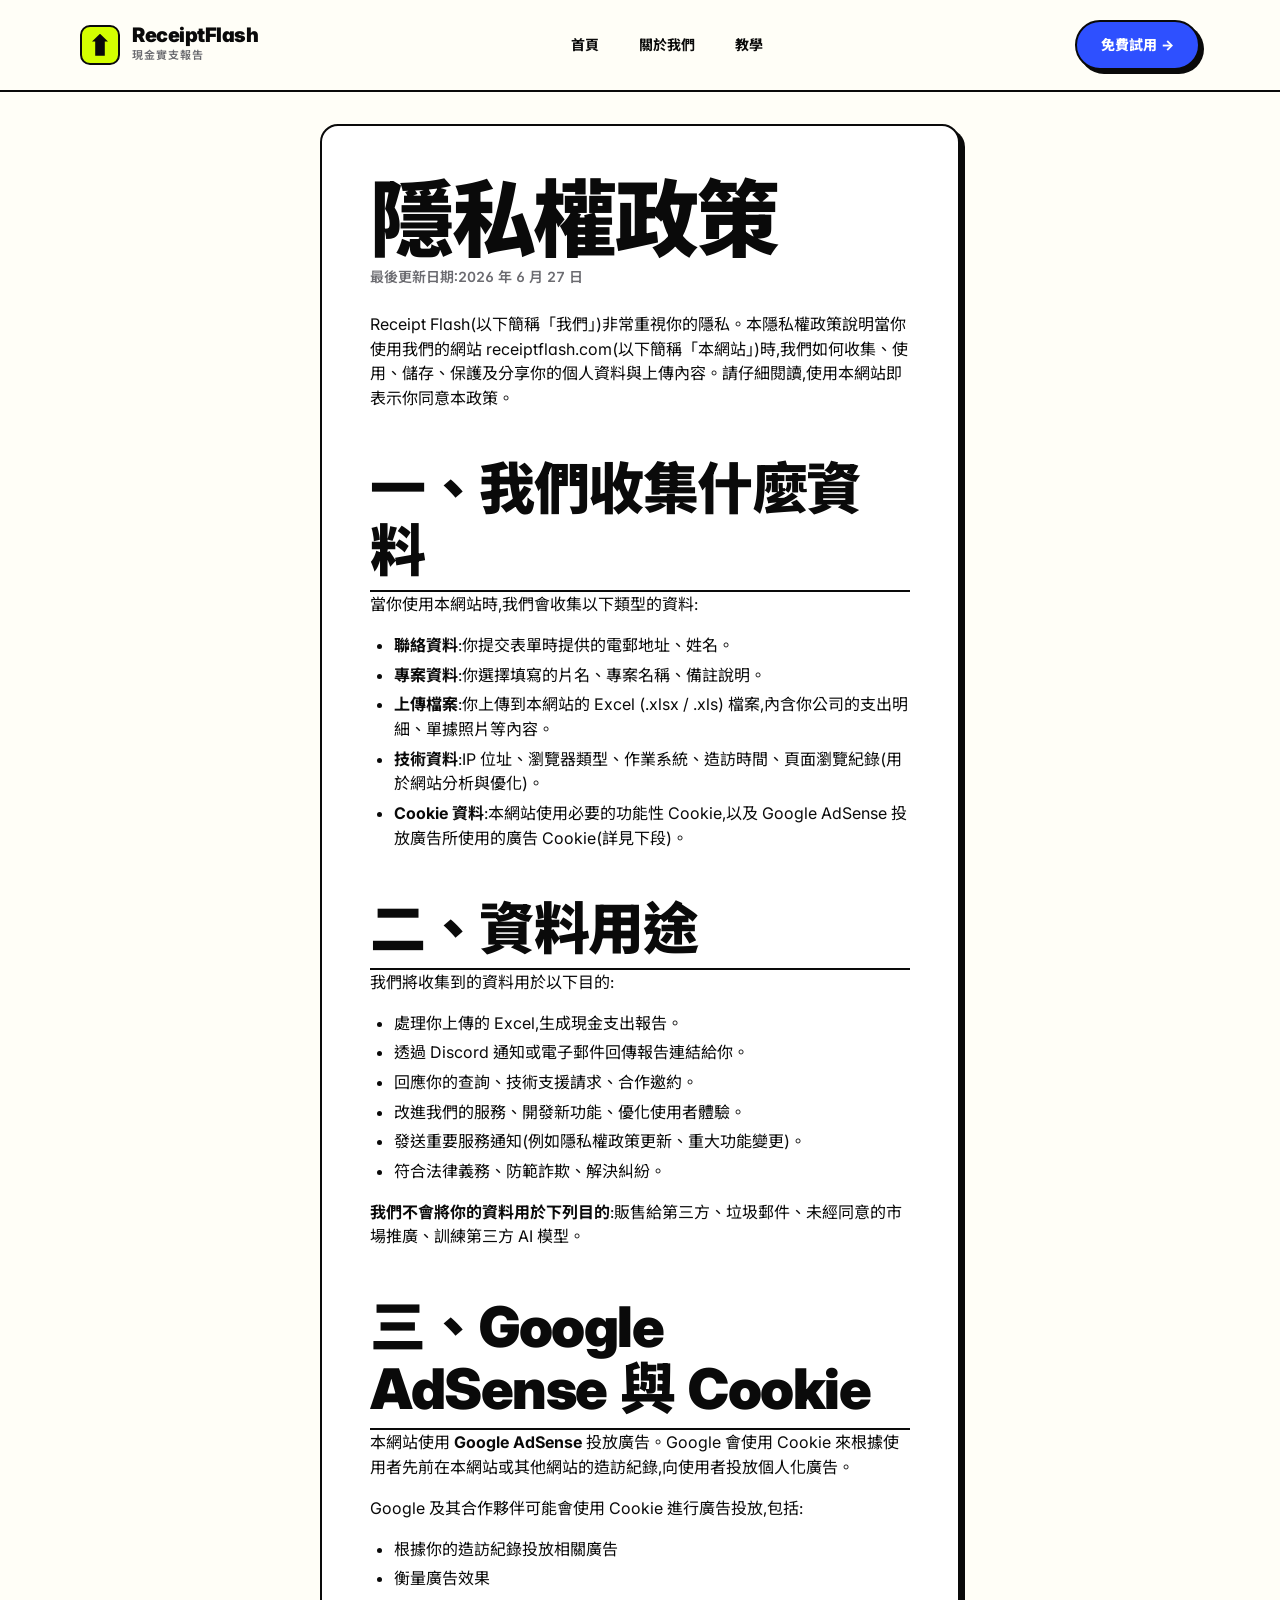
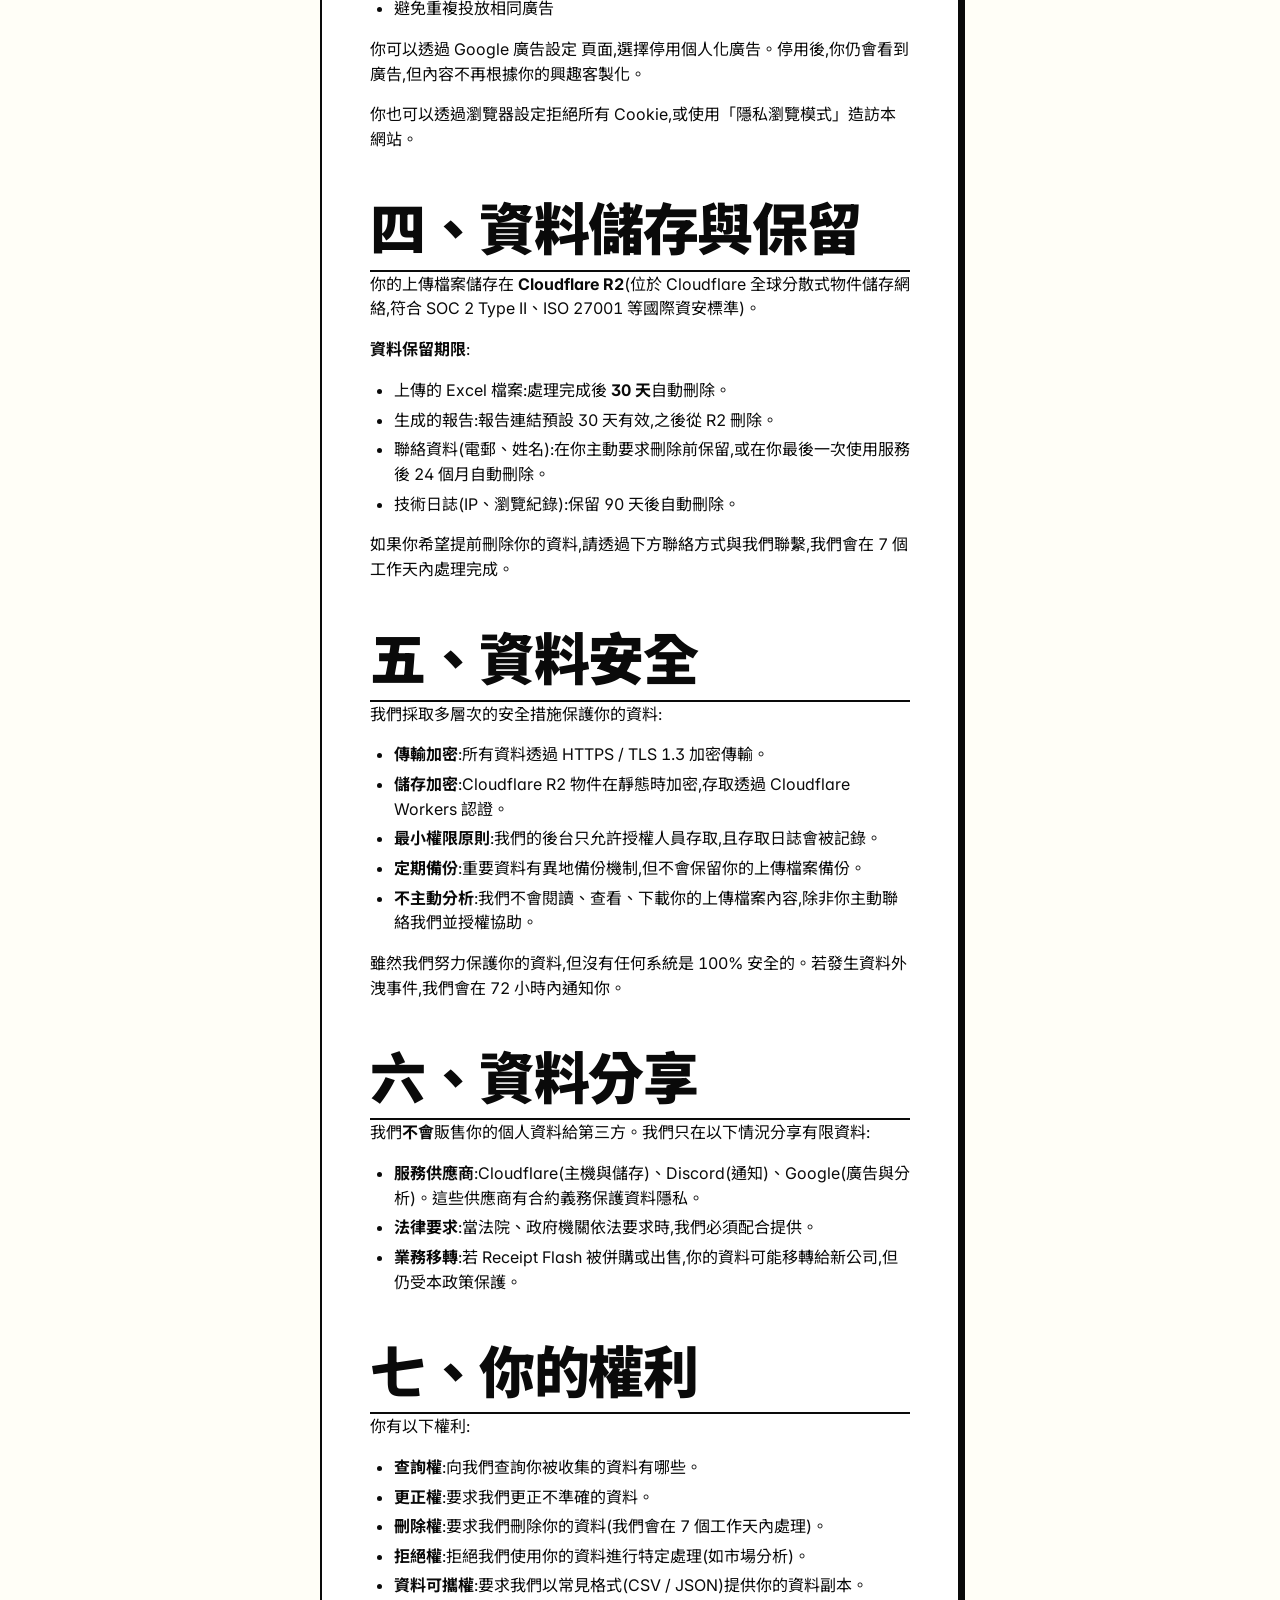
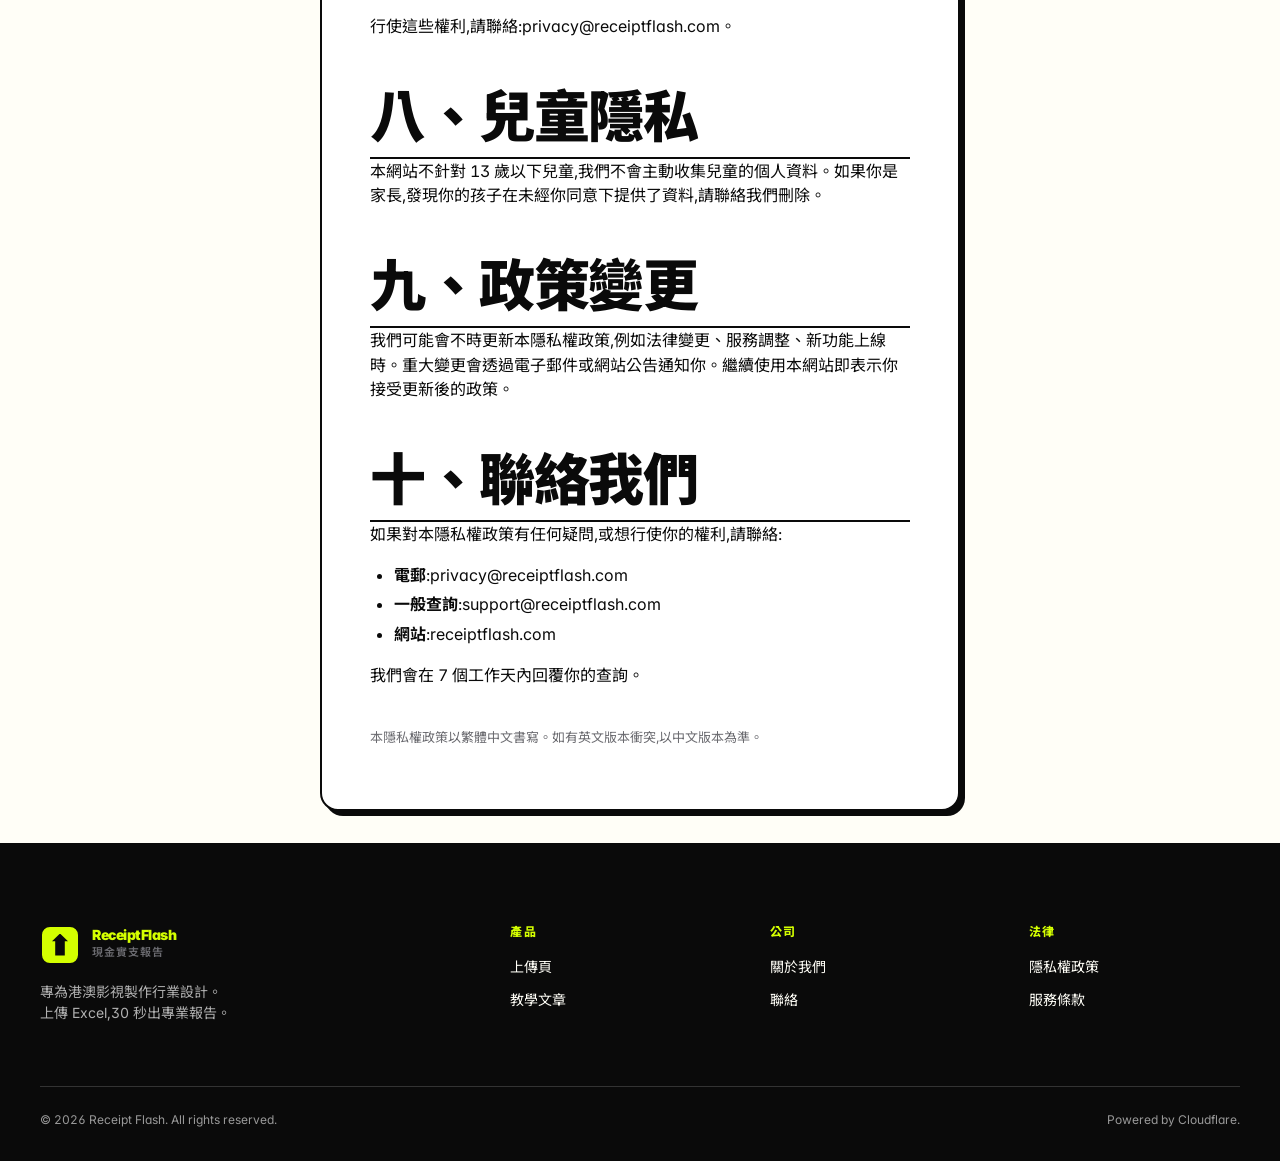
<file: privacy.html>
<!DOCTYPE html>
<html lang="zh-Hant">
<head>
<meta charset="UTF-8">
<meta name="viewport" content="width=device-width, initial-scale=1.0">
<title>隱私權政策 — Receipt Flash</title>
<meta name="description" content="Receipt Flash 隱私權政策,說明我們如何收集、使用、儲存、保護你的個人資料與上傳檔案。">
<meta property="og:type" content="website">
<meta property="og:title" content="隱私權政策 — Receipt Flash">
<meta property="og:description" content="Receipt Flash 隱私權政策,說明我們如何收集、使用、儲存、保護你的個人資料與上傳檔案。">
<meta property="og:image" content="https://receiptflash.com/_brand/og-image.svg">
<meta property="og:url" content="https://receiptflash.com/privacy.html">
<meta name="twitter:card" content="summary_large_image">
<meta name="twitter:title" content="隱私權政策 — Receipt Flash">
<meta name="twitter:description" content="Receipt Flash 隱私權政策,說明我們如何收集、使用、儲存、保護你的個人資料與上傳檔案。">
<meta name="twitter:image" content="https://receiptflash.com/_brand/og-image.svg">
<link rel="icon" type="image/svg+xml" href="/_brand/favicon.svg">
<link rel="stylesheet" href="assets/style.css">
<link href="https://fonts.googleapis.com/css2?family=Inter:wght@400;500;700;800;900&family=Noto+Sans+TC:wght@400;500;700;900&display=swap" rel="stylesheet">
</head>
<body>

<div id="site-header"></div>

<main>
  <div class="container narrow">
    <article class="article">
      <h1>隱私權政策</h1>
      <p class="meta">最後更新日期:2026 年 6 月 27 日</p>

      <p>Receipt Flash(以下簡稱「我們」)非常重視你的隱私。本隱私權政策說明當你使用我們的網站 receiptflash.com(以下簡稱「本網站」)時,我們如何收集、使用、儲存、保護及分享你的個人資料與上傳內容。請仔細閱讀,使用本網站即表示你同意本政策。</p>

      <h2 id="collect">一、我們收集什麼資料</h2>
      <p>當你使用本網站時,我們會收集以下類型的資料:</p>
      <ul>
        <li><strong>聯絡資料</strong>:你提交表單時提供的電郵地址、姓名。</li>
        <li><strong>專案資料</strong>:你選擇填寫的片名、專案名稱、備註說明。</li>
        <li><strong>上傳檔案</strong>:你上傳到本網站的 Excel (.xlsx / .xls) 檔案,內含你公司的支出明細、單據照片等內容。</li>
        <li><strong>技術資料</strong>:IP 位址、瀏覽器類型、作業系統、造訪時間、頁面瀏覽紀錄(用於網站分析與優化)。</li>
        <li><strong>Cookie 資料</strong>:本網站使用必要的功能性 Cookie,以及 Google AdSense 投放廣告所使用的廣告 Cookie(詳見下段)。</li>
      </ul>

      <h2 id="usage">二、資料用途</h2>
      <p>我們將收集到的資料用於以下目的:</p>
      <ul>
        <li>處理你上傳的 Excel,生成現金支出報告。</li>
        <li>透過 Discord 通知或電子郵件回傳報告連結給你。</li>
        <li>回應你的查詢、技術支援請求、合作邀約。</li>
        <li>改進我們的服務、開發新功能、優化使用者體驗。</li>
        <li>發送重要服務通知(例如隱私權政策更新、重大功能變更)。</li>
        <li>符合法律義務、防範詐欺、解決糾紛。</li>
      </ul>
      <p><strong>我們不會將你的資料用於下列目的</strong>:販售給第三方、垃圾郵件、未經同意的市場推廣、訓練第三方 AI 模型。</p>

      <h2 id="adsense">三、Google AdSense 與 Cookie</h2>
      <p>本網站使用 <strong>Google AdSense</strong> 投放廣告。Google 會使用 Cookie 來根據使用者先前在本網站或其他網站的造訪紀錄,向使用者投放個人化廣告。</p>
      <p>Google 及其合作夥伴可能會使用 Cookie 進行廣告投放,包括:</p>
      <ul>
        <li>根據你的造訪紀錄投放相關廣告</li>
        <li>衡量廣告效果</li>
        <li>避免重複投放相同廣告</li>
      </ul>
      <p>你可以透過 <a href="https://adssettings.google.com/" target="_blank" rel="noopener noreferrer">Google 廣告設定</a> 頁面,選擇停用個人化廣告。停用後,你仍會看到廣告,但內容不再根據你的興趣客製化。</p>
      <p>你也可以透過瀏覽器設定拒絕所有 Cookie,或使用「隱私瀏覽模式」造訪本網站。</p>

      <h2 id="storage">四、資料儲存與保留</h2>
      <p>你的上傳檔案儲存在 <strong>Cloudflare R2</strong>(位於 Cloudflare 全球分散式物件儲存網絡,符合 SOC 2 Type II、ISO 27001 等國際資安標準)。</p>
      <p><strong>資料保留期限</strong>:</p>
      <ul>
        <li>上傳的 Excel 檔案:處理完成後 <strong>30 天</strong>自動刪除。</li>
        <li>生成的報告:報告連結預設 30 天有效,之後從 R2 刪除。</li>
        <li>聯絡資料(電郵、姓名):在你主動要求刪除前保留,或在你最後一次使用服務後 24 個月自動刪除。</li>
        <li>技術日誌(IP、瀏覽紀錄):保留 90 天後自動刪除。</li>
      </ul>
      <p>如果你希望提前刪除你的資料,請透過下方聯絡方式與我們聯繫,我們會在 7 個工作天內處理完成。</p>

      <h2 id="security">五、資料安全</h2>
      <p>我們採取多層次的安全措施保護你的資料:</p>
      <ul>
        <li><strong>傳輸加密</strong>:所有資料透過 HTTPS / TLS 1.3 加密傳輸。</li>
        <li><strong>儲存加密</strong>:Cloudflare R2 物件在靜態時加密,存取透過 Cloudflare Workers 認證。</li>
        <li><strong>最小權限原則</strong>:我們的後台只允許授權人員存取,且存取日誌會被記錄。</li>
        <li><strong>定期備份</strong>:重要資料有異地備份機制,但不會保留你的上傳檔案備份。</li>
        <li><strong>不主動分析</strong>:我們不會閱讀、查看、下載你的上傳檔案內容,除非你主動聯絡我們並授權協助。</li>
      </ul>
      <p>雖然我們努力保護你的資料,但沒有任何系統是 100% 安全的。若發生資料外洩事件,我們會在 72 小時內通知你。</p>

      <h2 id="sharing">六、資料分享</h2>
      <p>我們<strong>不會</strong>販售你的個人資料給第三方。我們只在以下情況分享有限資料:</p>
      <ul>
        <li><strong>服務供應商</strong>:Cloudflare(主機與儲存)、Discord(通知)、Google(廣告與分析)。這些供應商有合約義務保護資料隱私。</li>
        <li><strong>法律要求</strong>:當法院、政府機關依法要求時,我們必須配合提供。</li>
        <li><strong>業務移轉</strong>:若 Receipt Flash 被併購或出售,你的資料可能移轉給新公司,但仍受本政策保護。</li>
      </ul>

      <h2 id="rights">七、你的權利</h2>
      <p>你有以下權利:</p>
      <ul>
        <li><strong>查詢權</strong>:向我們查詢你被收集的資料有哪些。</li>
        <li><strong>更正權</strong>:要求我們更正不準確的資料。</li>
        <li><strong>刪除權</strong>:要求我們刪除你的資料(我們會在 7 個工作天內處理)。</li>
        <li><strong>拒絕權</strong>:拒絕我們使用你的資料進行特定處理(如市場分析)。</li>
        <li><strong>資料可攜權</strong>:要求我們以常見格式(CSV / JSON)提供你的資料副本。</li>
      </ul>
      <p>行使這些權利,請聯絡:<a href="mailto:privacy@receiptflash.com">privacy@receiptflash.com</a>。</p>

      <h2 id="children">八、兒童隱私</h2>
      <p>本網站不針對 13 歲以下兒童,我們不會主動收集兒童的個人資料。如果你是家長,發現你的孩子在未經你同意下提供了資料,請聯絡我們刪除。</p>

      <h2 id="changes">九、政策變更</h2>
      <p>我們可能會不時更新本隱私權政策,例如法律變更、服務調整、新功能上線時。重大變更會透過電子郵件或網站公告通知你。繼續使用本網站即表示你接受更新後的政策。</p>

      <h2 id="contact">十、聯絡我們</h2>
      <p>如果對本隱私權政策有任何疑問,或想行使你的權利,請聯絡:</p>
      <ul>
        <li><strong>電郵</strong>:<a href="mailto:privacy@receiptflash.com">privacy@receiptflash.com</a></li>
        <li><strong>一般查詢</strong>:<a href="mailto:support@receiptflash.com">support@receiptflash.com</a></li>
        <li><strong>網站</strong>:<a href="/">receiptflash.com</a></li>
      </ul>
      <p>我們會在 7 個工作天內回覆你的查詢。</p>

      <p style="margin-top: 40px; color: var(--muted); font-size: 13px;">本隱私權政策以繁體中文書寫。如有英文版本衝突,以中文版本為準。</p>
    </article>
  </div>
</main>

<div id="site-footer"></div>
<script src="assets/main.js"></script>
</body>
</html>
</file>
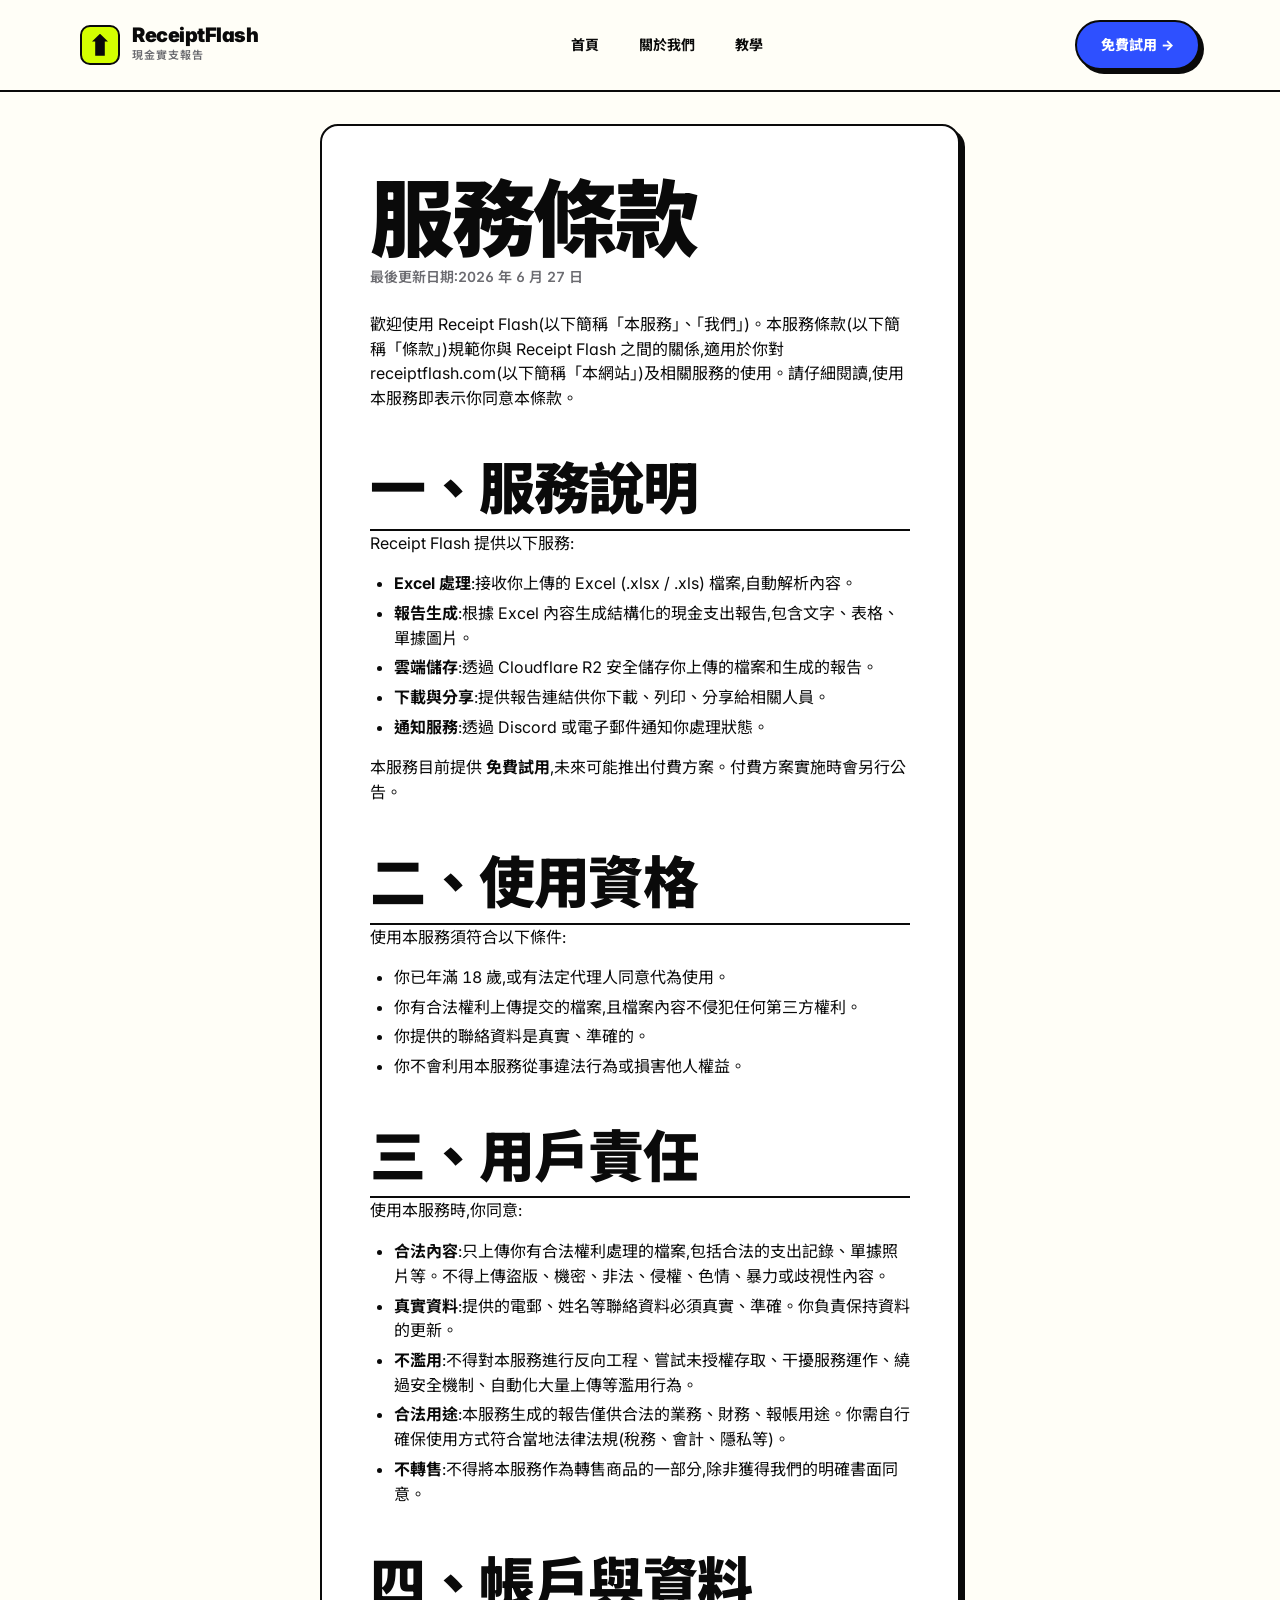
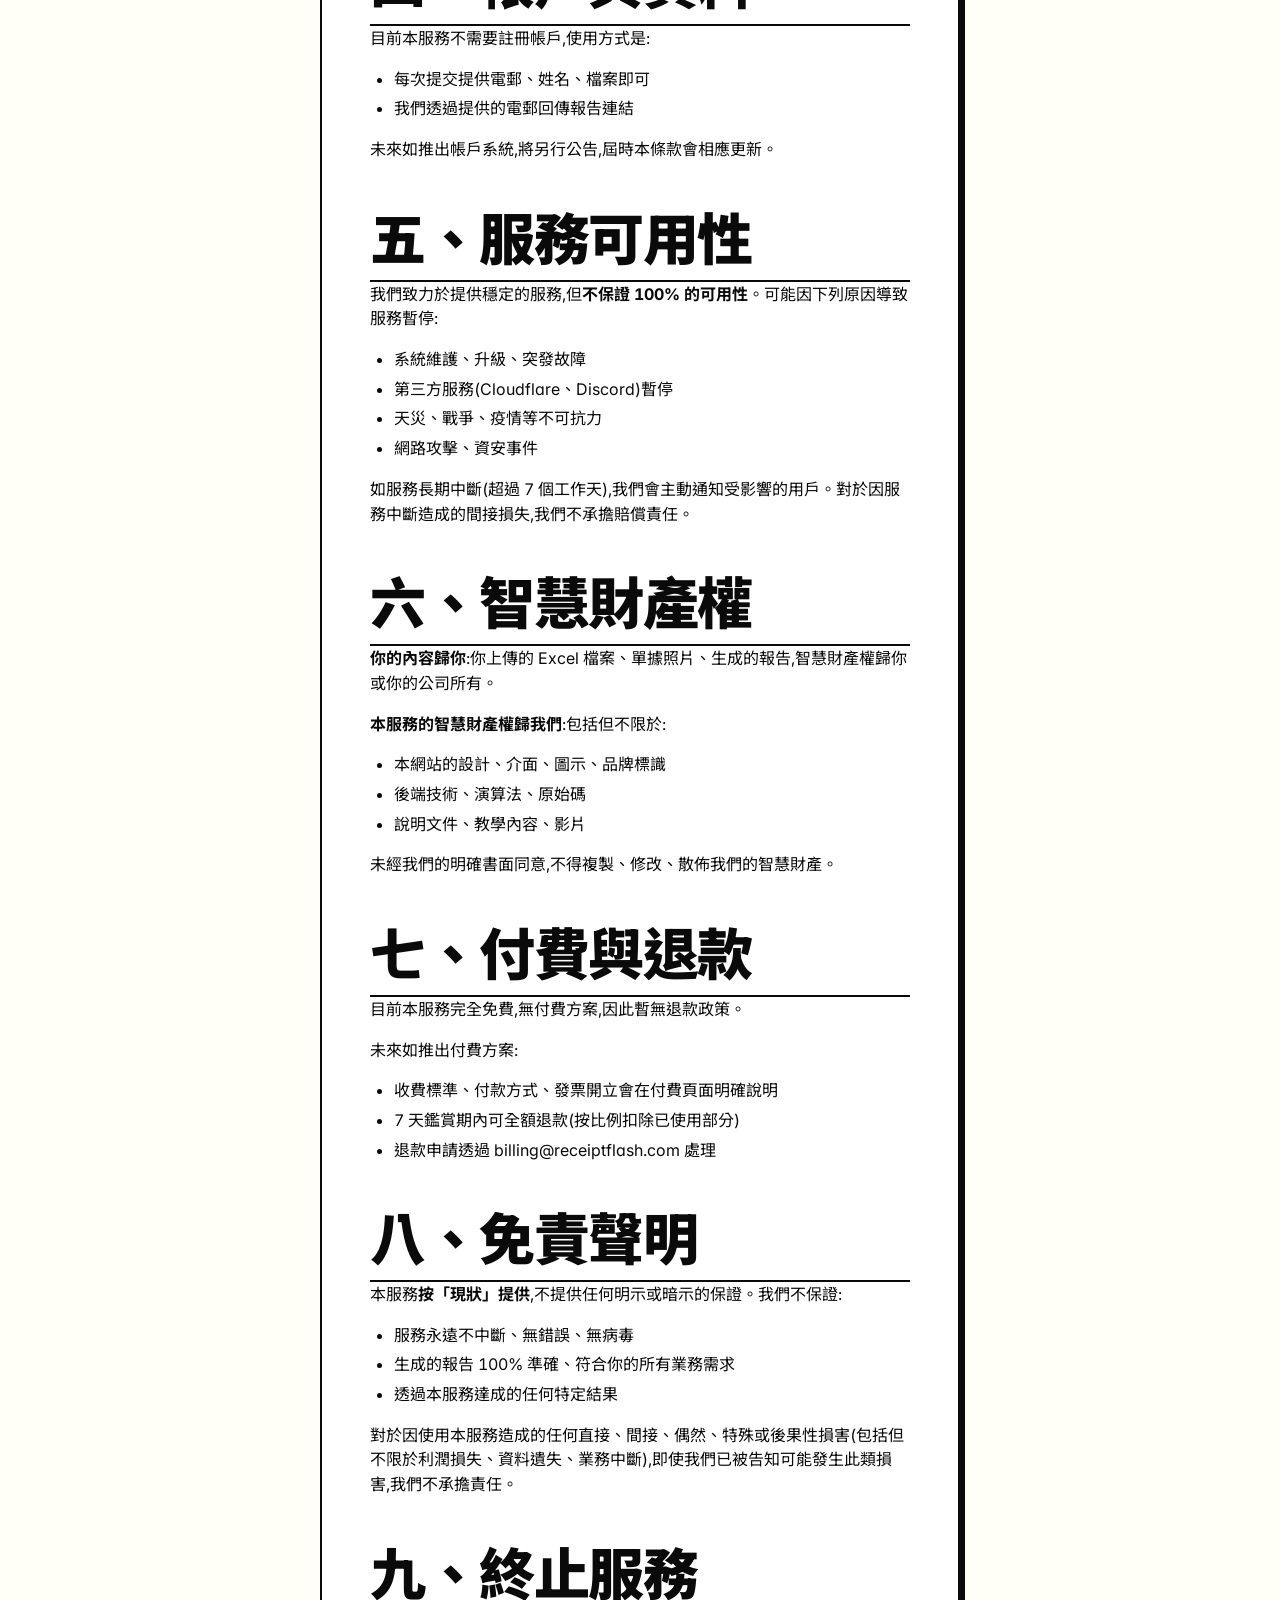
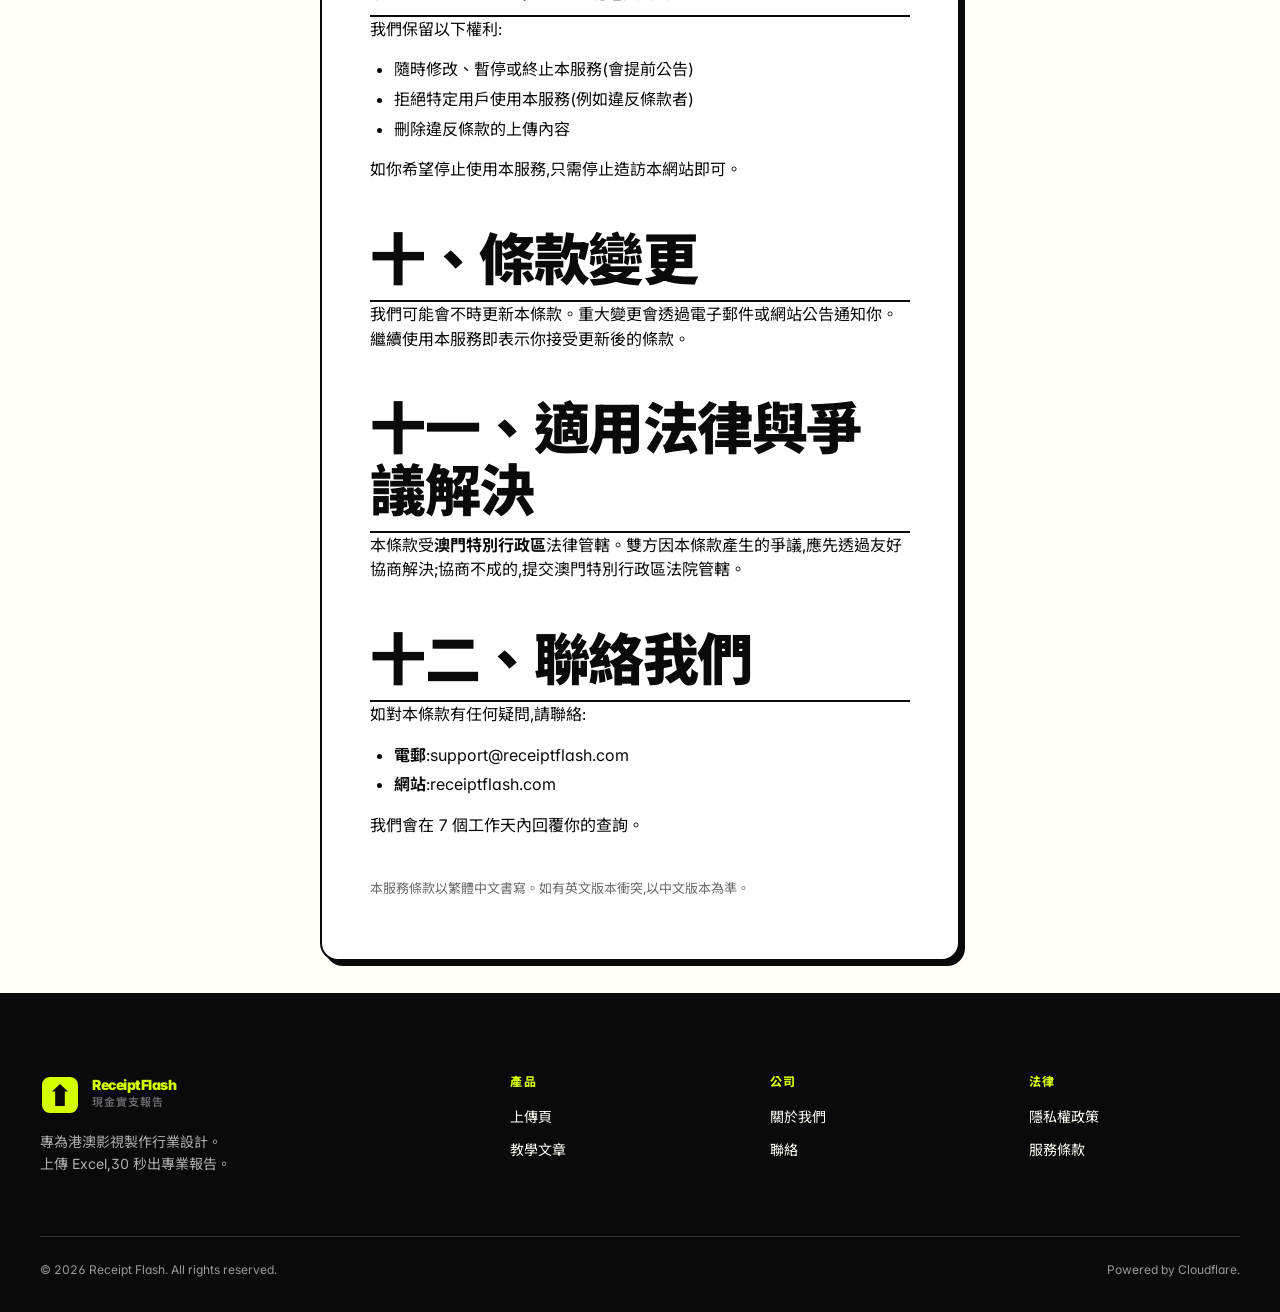
<file: terms.html>
<!DOCTYPE html>
<html lang="zh-Hant">
<head>
<meta charset="UTF-8">
<meta name="viewport" content="width=device-width, initial-scale=1.0">
<title>服務條款 — Receipt Flash</title>
<meta name="description" content="Receipt Flash 服務條款,規範你使用本網站時的權利與義務。">
<meta property="og:type" content="website">
<meta property="og:title" content="服務條款 — Receipt Flash">
<meta property="og:description" content="Receipt Flash 服務條款,規範你使用本網站時的權利與義務。">
<meta property="og:image" content="https://receiptflash.com/_brand/og-image.svg">
<meta property="og:url" content="https://receiptflash.com/terms.html">
<meta name="twitter:card" content="summary_large_image">
<meta name="twitter:title" content="服務條款 — Receipt Flash">
<meta name="twitter:description" content="Receipt Flash 服務條款,規範你使用本網站時的權利與義務。">
<meta name="twitter:image" content="https://receiptflash.com/_brand/og-image.svg">
<link rel="icon" type="image/svg+xml" href="/_brand/favicon.svg">
<link rel="stylesheet" href="assets/style.css">
<link href="https://fonts.googleapis.com/css2?family=Inter:wght@400;500;700;800;900&family=Noto+Sans+TC:wght@400;500;700;900&display=swap" rel="stylesheet">
</head>
<body>

<div id="site-header"></div>

<main>
  <div class="container narrow">
    <article class="article">
      <h1>服務條款</h1>
      <p class="meta">最後更新日期:2026 年 6 月 27 日</p>

      <p>歡迎使用 Receipt Flash(以下簡稱「本服務」、「我們」)。本服務條款(以下簡稱「條款」)規範你與 Receipt Flash 之間的關係,適用於你對 receiptflash.com(以下簡稱「本網站」)及相關服務的使用。請仔細閱讀,使用本服務即表示你同意本條款。</p>

      <h2 id="service">一、服務說明</h2>
      <p>Receipt Flash 提供以下服務:</p>
      <ul>
        <li><strong>Excel 處理</strong>:接收你上傳的 Excel (.xlsx / .xls) 檔案,自動解析內容。</li>
        <li><strong>報告生成</strong>:根據 Excel 內容生成結構化的現金支出報告,包含文字、表格、單據圖片。</li>
        <li><strong>雲端儲存</strong>:透過 Cloudflare R2 安全儲存你上傳的檔案和生成的報告。</li>
        <li><strong>下載與分享</strong>:提供報告連結供你下載、列印、分享給相關人員。</li>
        <li><strong>通知服務</strong>:透過 Discord 或電子郵件通知你處理狀態。</li>
      </ul>
      <p>本服務目前提供 <strong>免費試用</strong>,未來可能推出付費方案。付費方案實施時會另行公告。</p>

      <h2 id="eligibility">二、使用資格</h2>
      <p>使用本服務須符合以下條件:</p>
      <ul>
        <li>你已年滿 18 歲,或有法定代理人同意代為使用。</li>
        <li>你有合法權利上傳提交的檔案,且檔案內容不侵犯任何第三方權利。</li>
        <li>你提供的聯絡資料是真實、準確的。</li>
        <li>你不會利用本服務從事違法行為或損害他人權益。</li>
      </ul>

      <h2 id="user-responsibilities">三、用戶責任</h2>
      <p>使用本服務時,你同意:</p>
      <ul>
        <li><strong>合法內容</strong>:只上傳你有合法權利處理的檔案,包括合法的支出記錄、單據照片等。不得上傳盜版、機密、非法、侵權、色情、暴力或歧視性內容。</li>
        <li><strong>真實資料</strong>:提供的電郵、姓名等聯絡資料必須真實、準確。你負責保持資料的更新。</li>
        <li><strong>不濫用</strong>:不得對本服務進行反向工程、嘗試未授權存取、干擾服務運作、繞過安全機制、自動化大量上傳等濫用行為。</li>
        <li><strong>合法用途</strong>:本服務生成的報告僅供合法的業務、財務、報帳用途。你需自行確保使用方式符合當地法律法規(稅務、會計、隱私等)。</li>
        <li><strong>不轉售</strong>:不得將本服務作為轉售商品的一部分,除非獲得我們的明確書面同意。</li>
      </ul>

      <h2 id="account">四、帳戶與資料</h2>
      <p>目前本服務不需要註冊帳戶,使用方式是:</p>
      <ul>
        <li>每次提交提供電郵、姓名、檔案即可</li>
        <li>我們透過提供的電郵回傳報告連結</li>
      </ul>
      <p>未來如推出帳戶系統,將另行公告,屆時本條款會相應更新。</p>

      <h2 id="availability">五、服務可用性</h2>
      <p>我們致力於提供穩定的服務,但<strong>不保證 100% 的可用性</strong>。可能因下列原因導致服務暫停:</p>
      <ul>
        <li>系統維護、升級、突發故障</li>
        <li>第三方服務(Cloudflare、Discord)暫停</li>
        <li>天災、戰爭、疫情等不可抗力</li>
        <li>網路攻擊、資安事件</li>
      </ul>
      <p>如服務長期中斷(超過 7 個工作天),我們會主動通知受影響的用戶。對於因服務中斷造成的間接損失,我們不承擔賠償責任。</p>

      <h2 id="ip">六、智慧財產權</h2>
      <p><strong>你的內容歸你</strong>:你上傳的 Excel 檔案、單據照片、生成的報告,智慧財產權歸你或你的公司所有。</p>
      <p><strong>本服務的智慧財產權歸我們</strong>:包括但不限於:</p>
      <ul>
        <li>本網站的設計、介面、圖示、品牌標識</li>
        <li>後端技術、演算法、原始碼</li>
        <li>說明文件、教學內容、影片</li>
      </ul>
      <p>未經我們的明確書面同意,不得複製、修改、散佈我們的智慧財產。</p>

      <h2 id="payment">七、付費與退款</h2>
      <p>目前本服務完全免費,無付費方案,因此暫無退款政策。</p>
      <p>未來如推出付費方案:</p>
      <ul>
        <li>收費標準、付款方式、發票開立會在付費頁面明確說明</li>
        <li>7 天鑑賞期內可全額退款(按比例扣除已使用部分)</li>
        <li>退款申請透過 <a href="mailto:billing@receiptflash.com">billing@receiptflash.com</a> 處理</li>
      </ul>

      <h2 id="disclaimer">八、免責聲明</h2>
      <p>本服務<strong>按「現狀」提供</strong>,不提供任何明示或暗示的保證。我們不保證:</p>
      <ul>
        <li>服務永遠不中斷、無錯誤、無病毒</li>
        <li>生成的報告 100% 準確、符合你的所有業務需求</li>
        <li>透過本服務達成的任何特定結果</li>
      </ul>
      <p>對於因使用本服務造成的任何直接、間接、偶然、特殊或後果性損害(包括但不限於利潤損失、資料遺失、業務中斷),即使我們已被告知可能發生此類損害,我們不承擔責任。</p>

      <h2 id="termination">九、終止服務</h2>
      <p>我們保留以下權利:</p>
      <ul>
        <li>隨時修改、暫停或終止本服務(會提前公告)</li>
        <li>拒絕特定用戶使用本服務(例如違反條款者)</li>
        <li>刪除違反條款的上傳內容</li>
      </ul>
      <p>如你希望停止使用本服務,只需停止造訪本網站即可。</p>

      <h2 id="changes">十、條款變更</h2>
      <p>我們可能會不時更新本條款。重大變更會透過電子郵件或網站公告通知你。繼續使用本服務即表示你接受更新後的條款。</p>

      <h2 id="law">十一、適用法律與爭議解決</h2>
      <p>本條款受<strong>澳門特別行政區</strong>法律管轄。雙方因本條款產生的爭議,應先透過友好協商解決;協商不成的,提交澳門特別行政區法院管轄。</p>

      <h2 id="contact">十二、聯絡我們</h2>
      <p>如對本條款有任何疑問,請聯絡:</p>
      <ul>
        <li><strong>電郵</strong>:<a href="mailto:support@receiptflash.com">support@receiptflash.com</a></li>
        <li><strong>網站</strong>:<a href="/">receiptflash.com</a></li>
      </ul>
      <p>我們會在 7 個工作天內回覆你的查詢。</p>

      <p style="margin-top: 40px; color: var(--muted); font-size: 13px;">本服務條款以繁體中文書寫。如有英文版本衝突,以中文版本為準。</p>
    </article>
  </div>
</main>

<div id="site-footer"></div>
<script src="assets/main.js"></script>
</body>
</html>
</file>
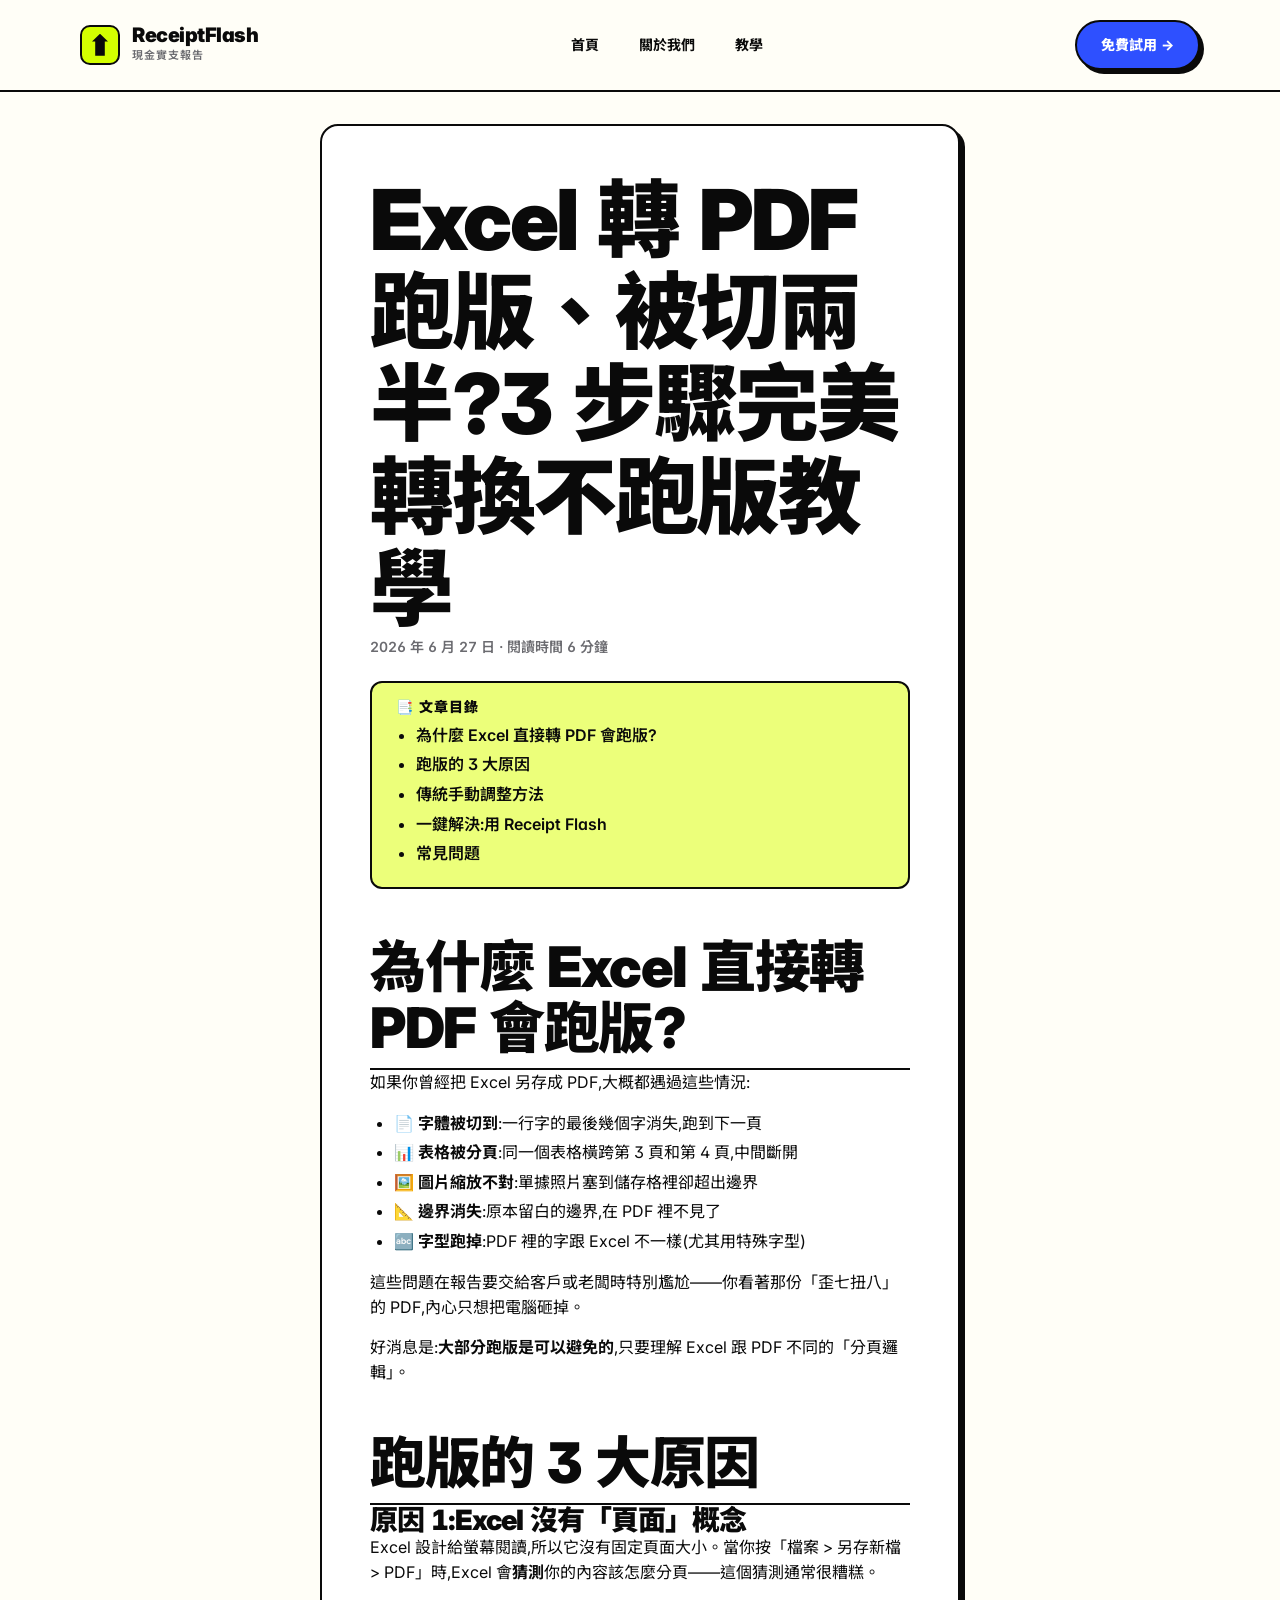
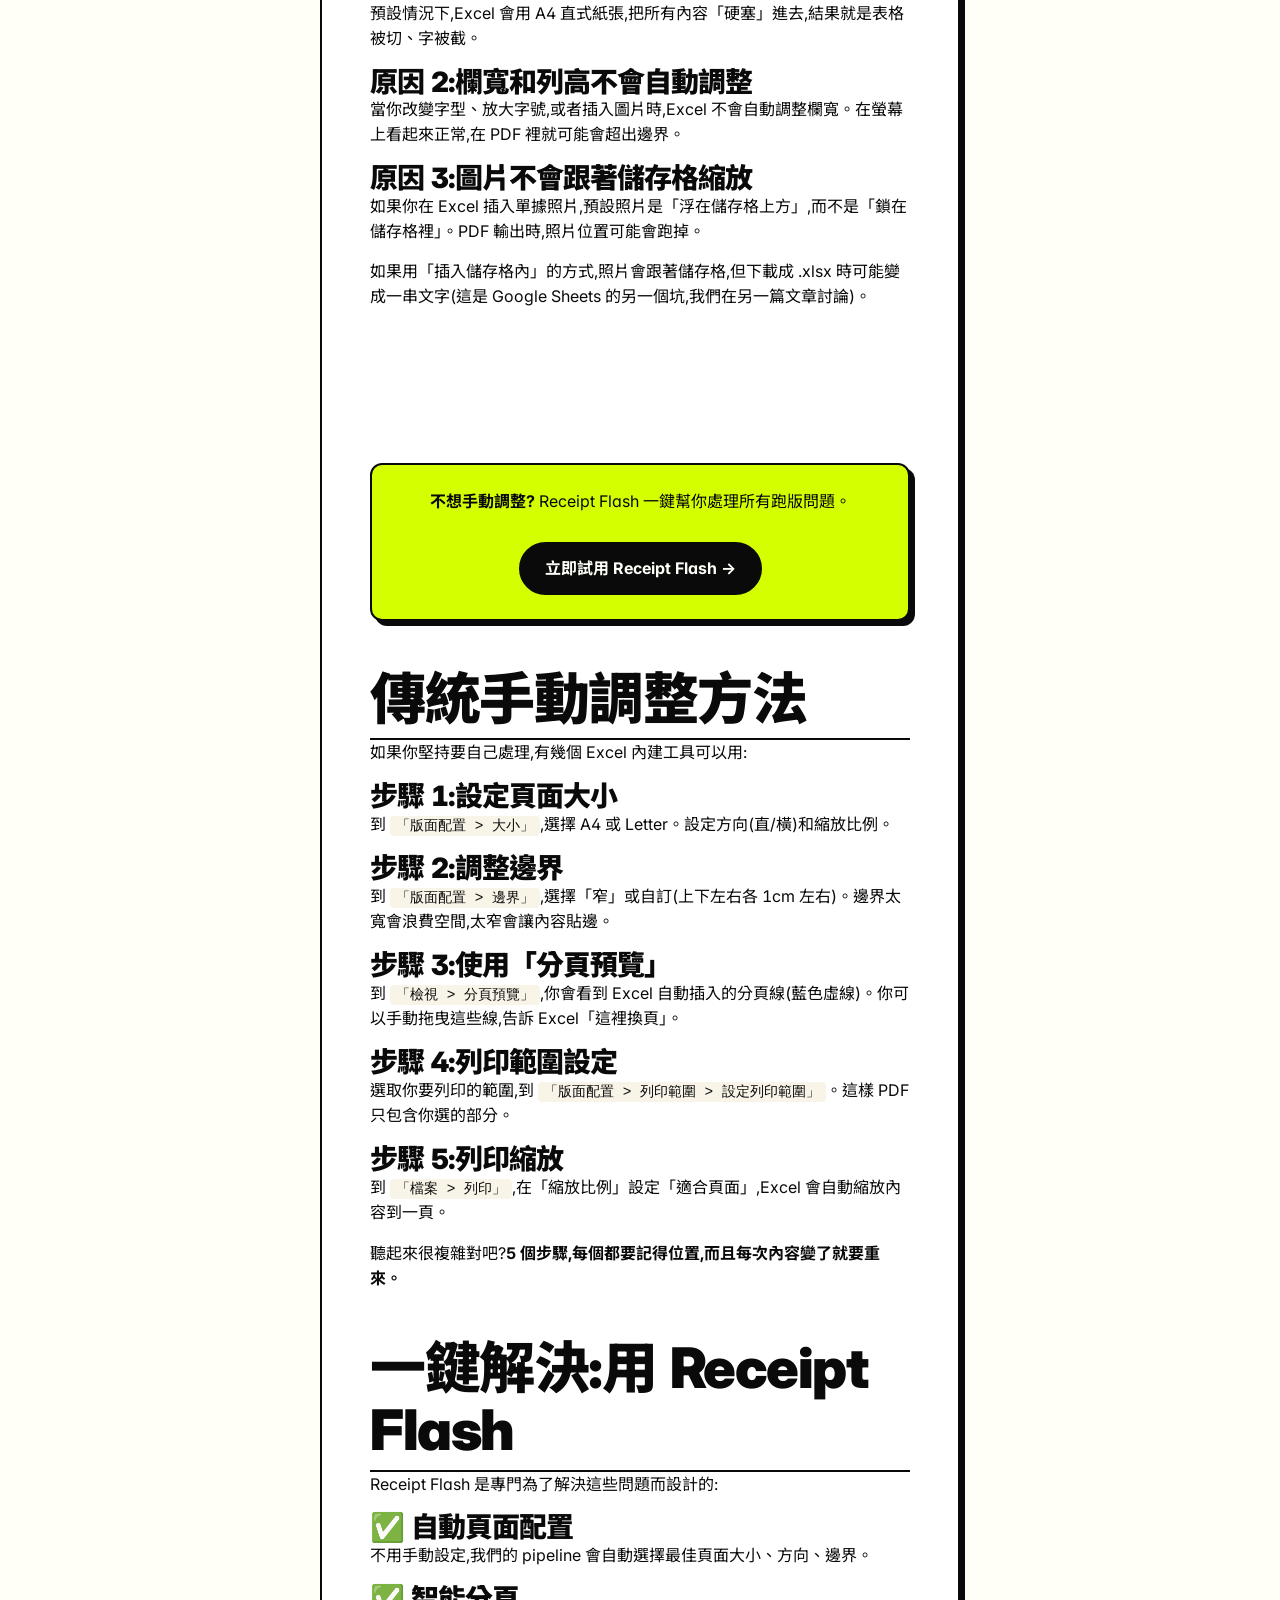
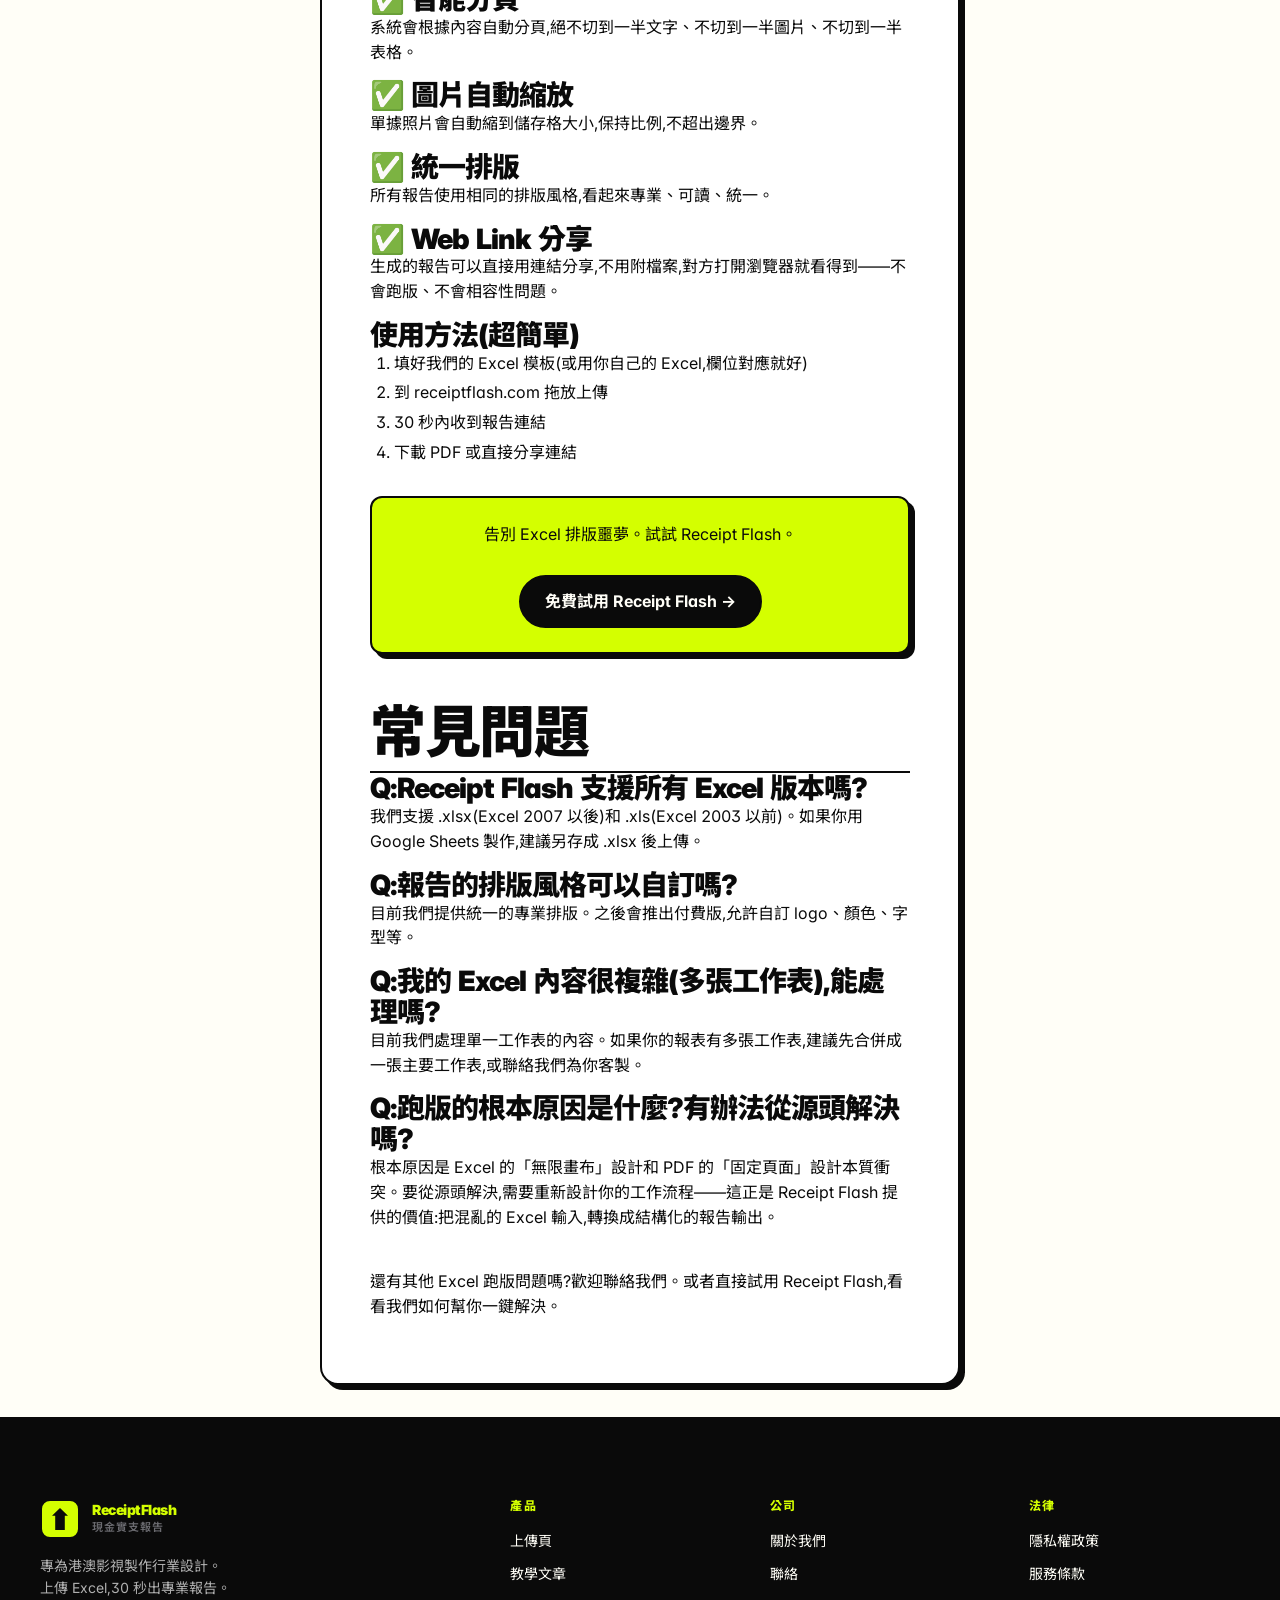
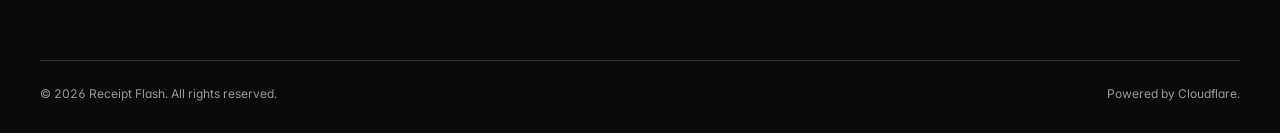
<file: blog/excel-to-pdf.html>
<!DOCTYPE html>
<html lang="zh-Hant">
<head>
<meta charset="UTF-8">
<meta name="viewport" content="width=device-width, initial-scale=1.0">
<title>Excel 轉 PDF 跑版、被切兩半?3 步驟完美轉換不跑版教學 | Receipt Flash</title>
<meta name="description" content="Excel 直接另存 PDF 經常遇到字體被切、表格被分到下一頁。本文解釋原因,並教 3 步驟完美轉換。">
<meta property="og:type" content="website">
<meta property="og:title" content="Excel 轉 PDF 跑版、被切兩半?3 步驟完美轉換不跑版教學 | Receipt Flash">
<meta property="og:description" content="Excel 直接另存 PDF 經常遇到字體被切、表格被分到下一頁。本文解釋原因,並教 3 步驟完美轉換。">
<meta property="og:image" content="https://receiptflash.com/_brand/og-image.svg">
<meta property="og:url" content="https://receiptflash.com/blog/excel-to-pdf.html">
<meta name="twitter:card" content="summary_large_image">
<meta name="twitter:title" content="Excel 轉 PDF 跑版、被切兩半?3 步驟完美轉換不跑版教學 | Receipt Flash">
<meta name="twitter:description" content="Excel 直接另存 PDF 經常遇到字體被切、表格被分到下一頁。本文解釋原因,並教 3 步驟完美轉換。">
<meta name="twitter:image" content="https://receiptflash.com/_brand/og-image.svg">
<link rel="icon" type="image/svg+xml" href="../_brand/favicon.svg">
<link rel="stylesheet" href="../assets/style.css">
<link href="https://fonts.googleapis.com/css2?family=Inter:wght@400;500;700;800;900&family=Noto+Sans+TC:wght@400;500;700;900&display=swap" rel="stylesheet">
</head>
<body>

<div id="site-header"></div>

<main>
  <div class="container narrow">
    <article class="article">
      <h1>Excel 轉 PDF 跑版、被切兩半?3 步驟完美轉換不跑版教學</h1>
      <p class="meta">2026 年 6 月 27 日 · 閱讀時間 6 分鐘</p>

      <div class="toc">
        <h4>📑 文章目錄</h4>
        <ul>
          <li><a href="#problem">為什麼 Excel 直接轉 PDF 會跑版?</a></li>
          <li><a href="#why">跑版的 3 大原因</a></li>
          <li><a href="#manual">傳統手動調整方法</a></li>
          <li><a href="#solution">一鍵解決:用 Receipt Flash</a></li>
          <li><a href="#faq">常見問題</a></li>
        </ul>
      </div>

      <h2 id="problem">為什麼 Excel 直接轉 PDF 會跑版?</h2>
      <p>如果你曾經把 Excel 另存成 PDF,大概都遇過這些情況:</p>
      <ul>
        <li>📄 <strong>字體被切到</strong>:一行字的最後幾個字消失,跑到下一頁</li>
        <li>📊 <strong>表格被分頁</strong>:同一個表格橫跨第 3 頁和第 4 頁,中間斷開</li>
        <li>🖼️ <strong>圖片縮放不對</strong>:單據照片塞到儲存格裡卻超出邊界</li>
        <li>📐 <strong>邊界消失</strong>:原本留白的邊界,在 PDF 裡不見了</li>
        <li>🔤 <strong>字型跑掉</strong>:PDF 裡的字跟 Excel 不一樣(尤其用特殊字型)</li>
      </ul>
      <p>這些問題在報告要交給客戶或老闆時特別尷尬——你看著那份「歪七扭八」的 PDF,內心只想把電腦砸掉。</p>
      <p>好消息是:<strong>大部分跑版是可以避免的</strong>,只要理解 Excel 跟 PDF 不同的「分頁邏輯」。</p>

      <h2 id="why">跑版的 3 大原因</h2>

      <h3>原因 1:Excel 沒有「頁面」概念</h3>
      <p>Excel 設計給螢幕閱讀,所以它沒有固定頁面大小。當你按「檔案 > 另存新檔 > PDF」時,Excel 會<strong>猜測</strong>你的內容該怎麼分頁——這個猜測通常很糟糕。</p>
      <p>預設情況下,Excel 會用 A4 直式紙張,把所有內容「硬塞」進去,結果就是表格被切、字被截。</p>

      <h3>原因 2:欄寬和列高不會自動調整</h3>
      <p>當你改變字型、放大字號,或者插入圖片時,Excel 不會自動調整欄寬。在螢幕上看起來正常,在 PDF 裡就可能會超出邊界。</p>

      <h3>原因 3:圖片不會跟著儲存格縮放</h3>
      <p>如果你在 Excel 插入單據照片,預設照片是「浮在儲存格上方」,而不是「鎖在儲存格裡」。PDF 輸出時,照片位置可能會跑掉。</p>
      <p>如果用「插入儲存格內」的方式,照片會跟著儲存格,但下載成 .xlsx 時可能變成一串文字(這是 Google Sheets 的另一個坑,我們在另一篇文章討論)。</p>

      <div class="ad-slot" data-ad="in-article-blog"></div>

      <div class="cta">
        <p><strong>不想手動調整?</strong> Receipt Flash 一鍵幫你處理所有跑版問題。</p>
        <a href="/" class="btn btn-accent">立即試用 Receipt Flash →</a>
      </div>

      <h2 id="manual">傳統手動調整方法</h2>
      <p>如果你堅持要自己處理,有幾個 Excel 內建工具可以用:</p>

      <h3>步驟 1:設定頁面大小</h3>
      <p>到 <code>「版面配置 > 大小」</code>,選擇 A4 或 Letter。設定方向(直/橫)和縮放比例。</p>

      <h3>步驟 2:調整邊界</h3>
      <p>到 <code>「版面配置 > 邊界」</code>,選擇「窄」或自訂(上下左右各 1cm 左右)。邊界太寬會浪費空間,太窄會讓內容貼邊。</p>

      <h3>步驟 3:使用「分頁預覽」</h3>
      <p>到 <code>「檢視 > 分頁預覽」</code>,你會看到 Excel 自動插入的分頁線(藍色虛線)。你可以手動拖曳這些線,告訴 Excel「這裡換頁」。</p>

      <h3>步驟 4:列印範圍設定</h3>
      <p>選取你要列印的範圍,到 <code>「版面配置 > 列印範圍 > 設定列印範圍」</code>。這樣 PDF 只包含你選的部分。</p>

      <h3>步驟 5:列印縮放</h3>
      <p>到 <code>「檔案 > 列印」</code>,在「縮放比例」設定「適合頁面」,Excel 會自動縮放內容到一頁。</p>

      <p>聽起來很複雜對吧?<strong>5 個步驟,每個都要記得位置,而且每次內容變了就要重來。</strong></p>

      <h2 id="solution">一鍵解決:用 Receipt Flash</h2>
      <p>Receipt Flash 是專門為了解決這些問題而設計的:</p>

      <h3>✅ 自動頁面配置</h3>
      <p>不用手動設定,我們的 pipeline 會自動選擇最佳頁面大小、方向、邊界。</p>

      <h3>✅ 智能分頁</h3>
      <p>系統會根據內容自動分頁,絕不切到一半文字、不切到一半圖片、不切到一半表格。</p>

      <h3>✅ 圖片自動縮放</h3>
      <p>單據照片會自動縮到儲存格大小,保持比例,不超出邊界。</p>

      <h3>✅ 統一排版</h3>
      <p>所有報告使用相同的排版風格,看起來專業、可讀、統一。</p>

      <h3>✅ Web Link 分享</h3>
      <p>生成的報告可以直接用連結分享,不用附檔案,對方打開瀏覽器就看得到——不會跑版、不會相容性問題。</p>

      <h3>使用方法(超簡單)</h3>
      <ol>
        <li>填好我們的 Excel 模板(或用你自己的 Excel,欄位對應就好)</li>
        <li>到 <a href="/">receiptflash.com</a> 拖放上傳</li>
        <li>30 秒內收到報告連結</li>
        <li>下載 PDF 或直接分享連結</li>
      </ol>

      <div class="cta">
        <p>告別 Excel 排版噩夢。試試 Receipt Flash。</p>
        <a href="/" class="btn btn-accent">免費試用 Receipt Flash →</a>
      </div>

      <h2 id="faq">常見問題</h2>

      <h3>Q:Receipt Flash 支援所有 Excel 版本嗎?</h3>
      <p>我們支援 .xlsx(Excel 2007 以後)和 .xls(Excel 2003 以前)。如果你用 Google Sheets 製作,建議另存成 .xlsx 後上傳。</p>

      <h3>Q:報告的排版風格可以自訂嗎?</h3>
      <p>目前我們提供統一的專業排版。之後會推出付費版,允許自訂 logo、顏色、字型等。</p>

      <h3>Q:我的 Excel 內容很複雜(多張工作表),能處理嗎?</h3>
      <p>目前我們處理單一工作表的內容。如果你的報表有多張工作表,建議先合併成一張主要工作表,或聯絡我們為你客製。</p>

      <h3>Q:跑版的根本原因是什麼?有辦法從源頭解決嗎?</h3>
      <p>根本原因是 Excel 的「無限畫布」設計和 PDF 的「固定頁面」設計本質衝突。要從源頭解決,需要重新設計你的工作流程——這正是 Receipt Flash 提供的價值:把混亂的 Excel 輸入,轉換成結構化的報告輸出。</p>

      <p style="margin-top: 40px;">還有其他 Excel 跑版問題嗎?<a href="mailto:support@receiptflash.com">歡迎聯絡我們</a>。或者直接試用 Receipt Flash,看看我們如何幫你一鍵解決。</p>
    </article>
  </div>
</main>

<div id="site-footer"></div>
<script src="../assets/main.js"></script>
<script src="../_ads/adsense.js"></script>
</body>
</html>
</file>
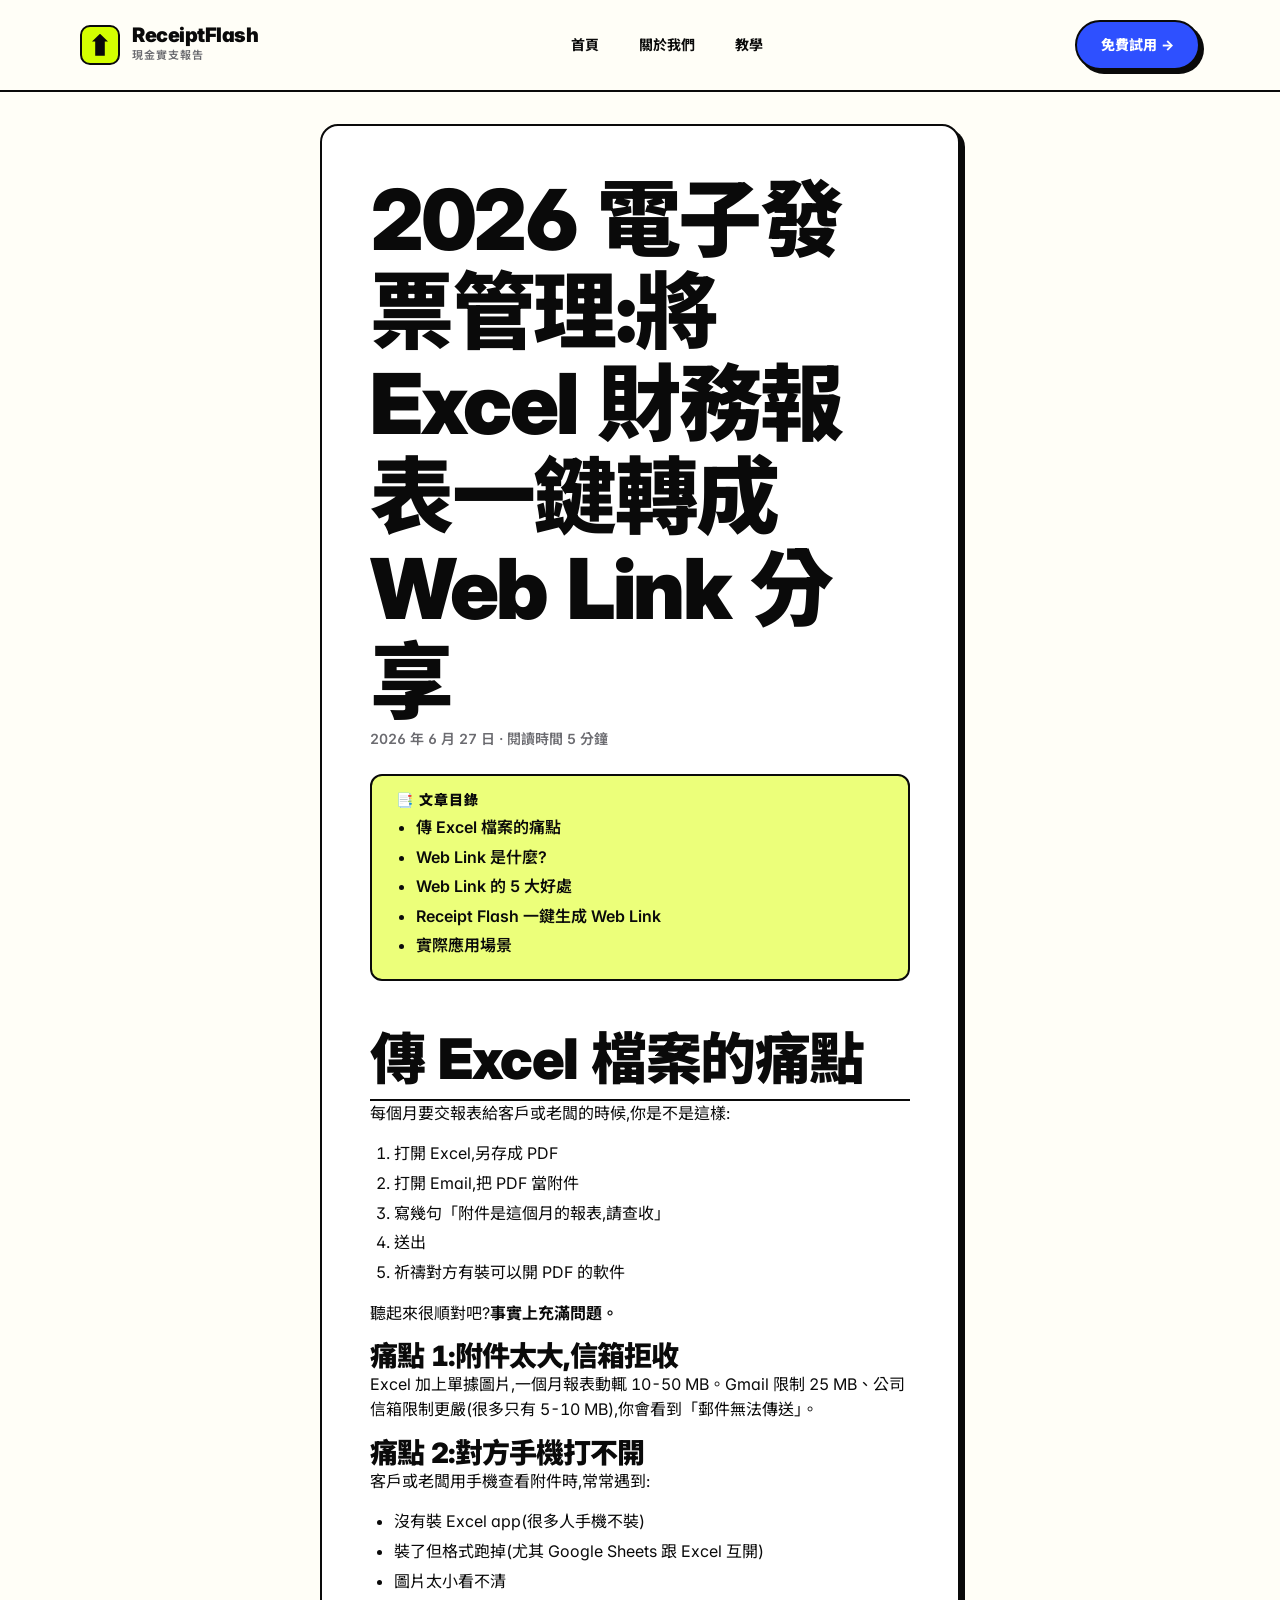
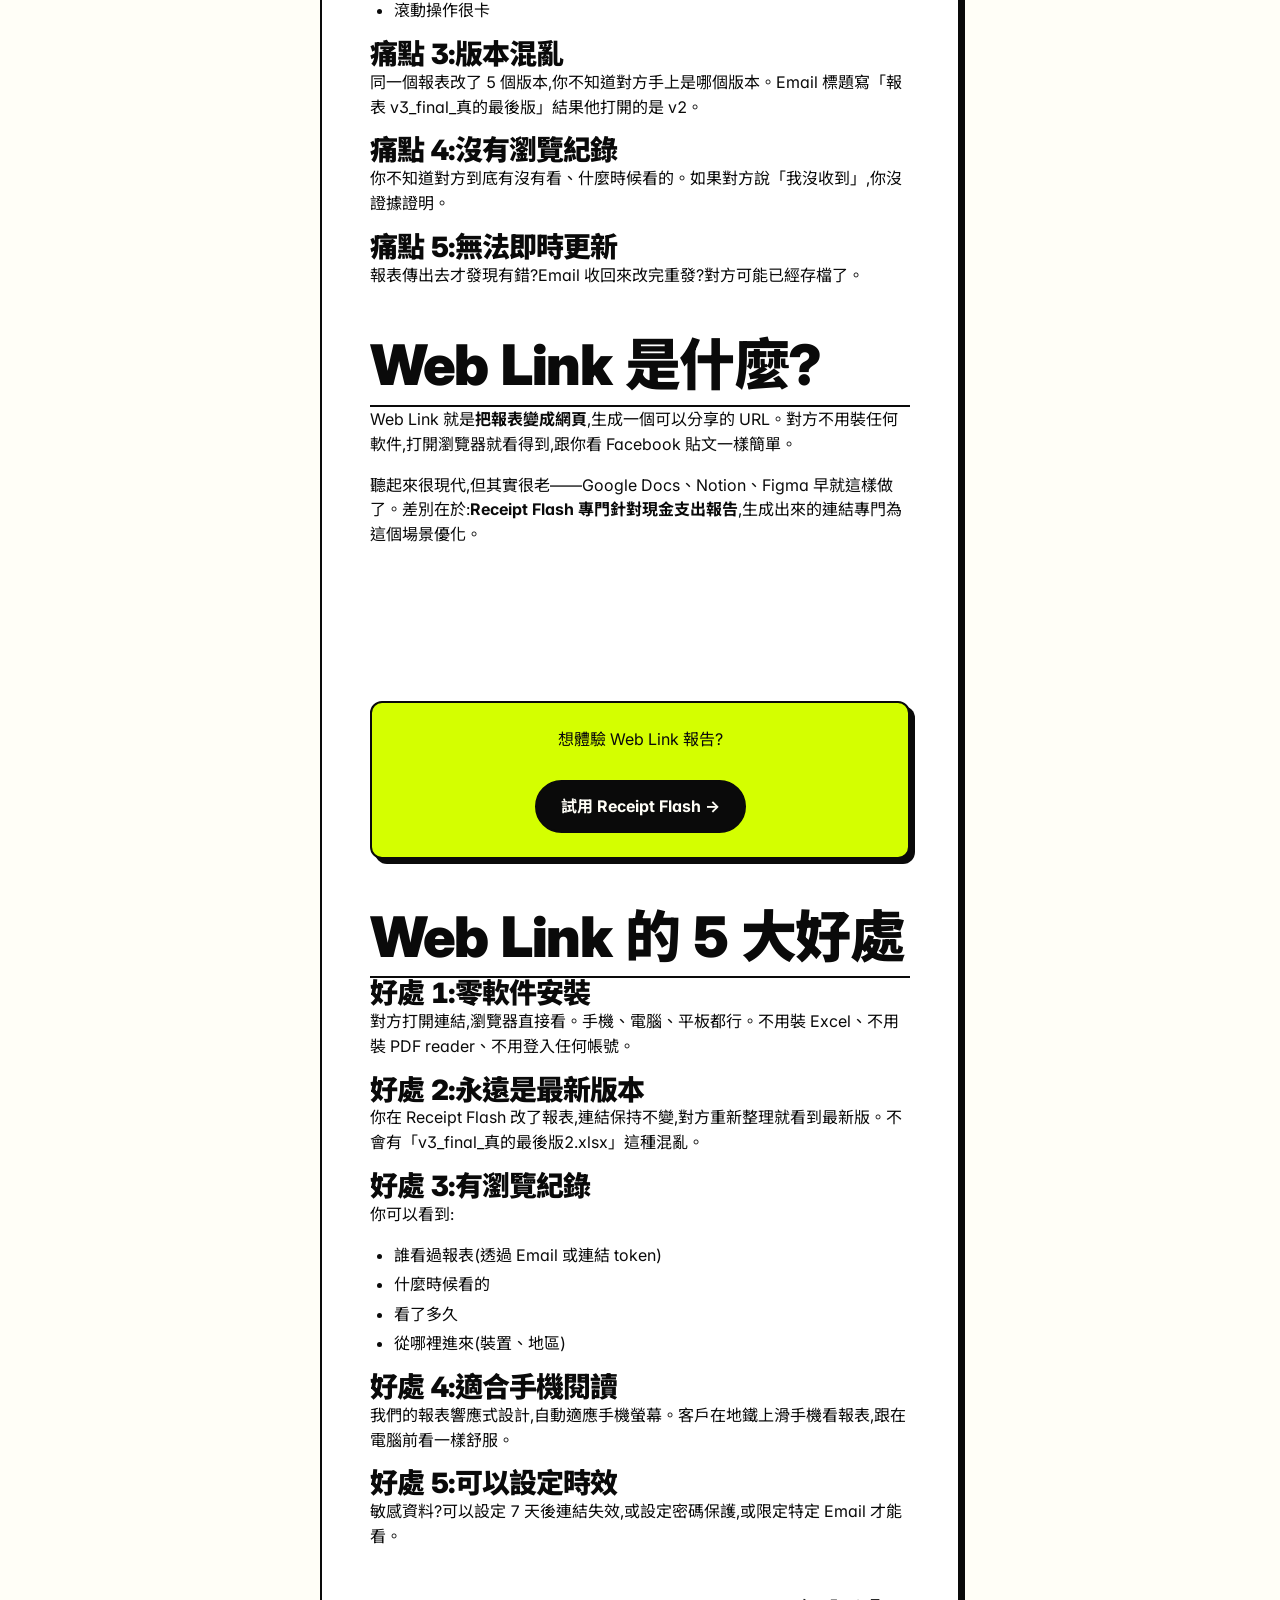
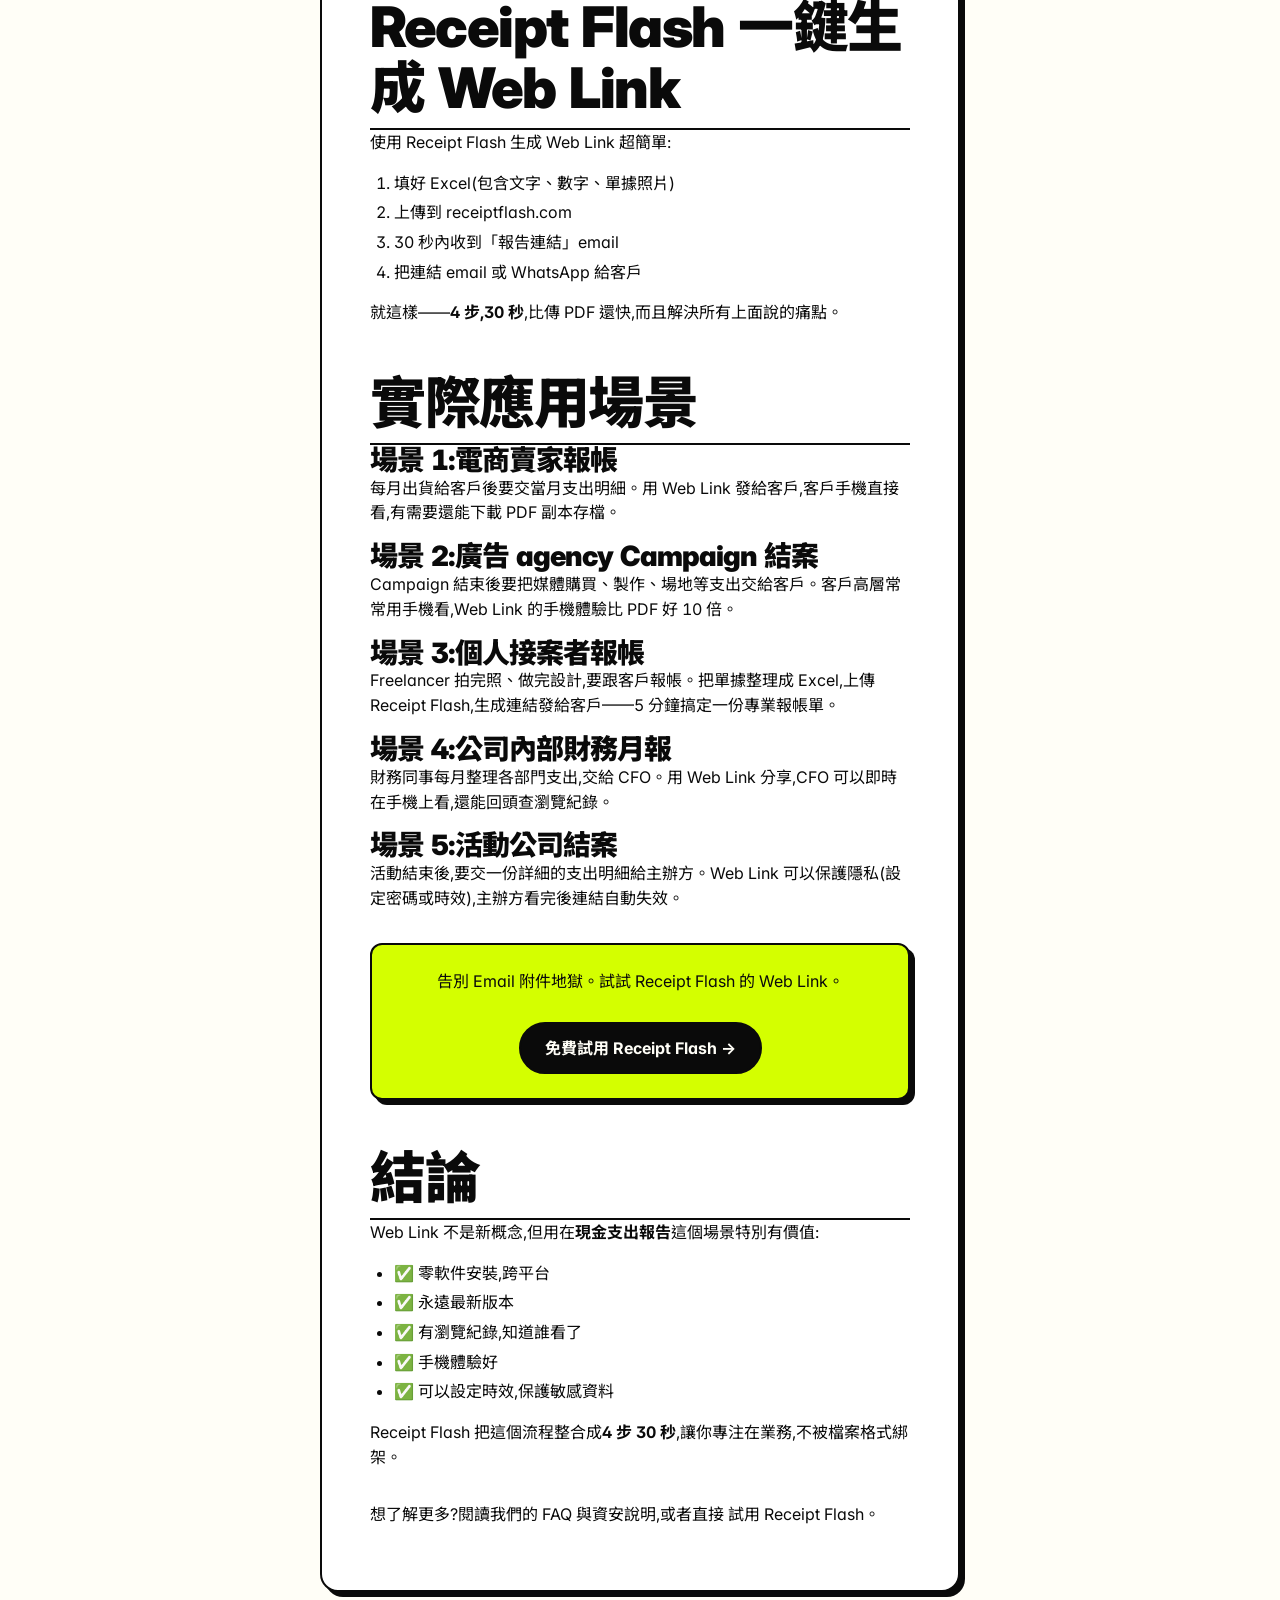
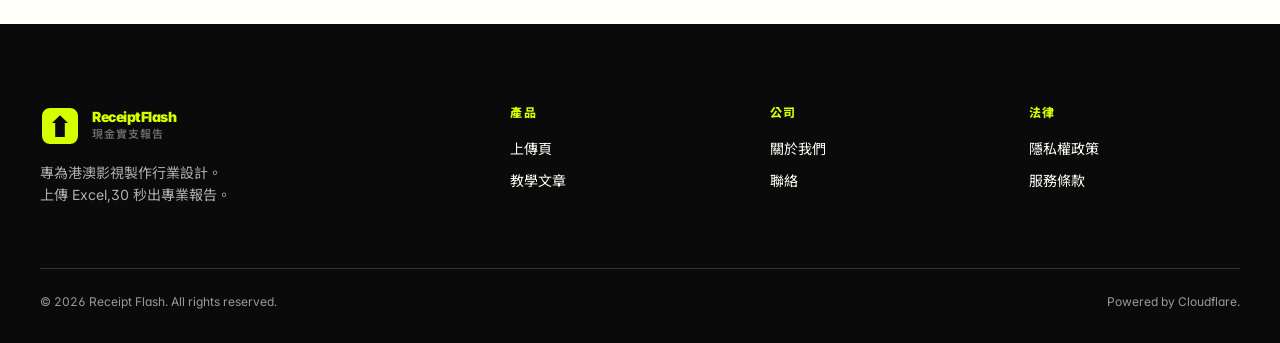
<file: blog/excel-to-web.html>
<!DOCTYPE html>
<html lang="zh-Hant">
<head>
<meta charset="UTF-8">
<meta name="viewport" content="width=device-width, initial-scale=1.0">
<title>2026 電子發票管理:將 Excel 財務報表一鍵轉成 Web Link 分享 | Receipt Flash</title>
<meta name="description" content="傳 Email 傳 Excel 對方打不開?本文介紹 Web Link 的好處,以及如何用 Receipt Flash 一鍵生成可分享的報告連結。">
<meta property="og:type" content="website">
<meta property="og:title" content="2026 電子發票管理:將 Excel 財務報表一鍵轉成 Web Link 分享 | Receipt Flash">
<meta property="og:description" content="傳 Email 傳 Excel 對方打不開?本文介紹 Web Link 的好處,以及如何用 Receipt Flash 一鍵生成可分享的報告連結。">
<meta property="og:image" content="https://receiptflash.com/_brand/og-image.svg">
<meta property="og:url" content="https://receiptflash.com/blog/excel-to-web.html">
<meta name="twitter:card" content="summary_large_image">
<meta name="twitter:title" content="2026 電子發票管理:將 Excel 財務報表一鍵轉成 Web Link 分享 | Receipt Flash">
<meta name="twitter:description" content="傳 Email 傳 Excel 對方打不開?本文介紹 Web Link 的好處,以及如何用 Receipt Flash 一鍵生成可分享的報告連結。">
<meta name="twitter:image" content="https://receiptflash.com/_brand/og-image.svg">
<link rel="icon" type="image/svg+xml" href="../_brand/favicon.svg">
<link rel="stylesheet" href="../assets/style.css">
<link href="https://fonts.googleapis.com/css2?family=Inter:wght@400;500;700;800;900&family=Noto+Sans+TC:wght@400;500;700;900&display=swap" rel="stylesheet">
</head>
<body>

<div id="site-header"></div>

<main>
  <div class="container narrow">
    <article class="article">
      <h1>2026 電子發票管理:將 Excel 財務報表一鍵轉成 Web Link 分享</h1>
      <p class="meta">2026 年 6 月 27 日 · 閱讀時間 5 分鐘</p>

      <div class="toc">
        <h4>📑 文章目錄</h4>
        <ul>
          <li><a href="#problem">傳 Excel 檔案的痛點</a></li>
          <li><a href="#weblink">Web Link 是什麼?</a></li>
          <li><a href="#benefits">Web Link 的 5 大好處</a></li>
          <li><a href="#solution">Receipt Flash 一鍵生成 Web Link</a></li>
          <li><a href="#use-cases">實際應用場景</a></li>
        </ul>
      </div>

      <h2 id="problem">傳 Excel 檔案的痛點</h2>
      <p>每個月要交報表給客戶或老闆的時候,你是不是這樣:</p>
      <ol>
        <li>打開 Excel,另存成 PDF</li>
        <li>打開 Email,把 PDF 當附件</li>
        <li>寫幾句「附件是這個月的報表,請查收」</li>
        <li>送出</li>
        <li>祈禱對方有裝可以開 PDF 的軟件</li>
      </ol>
      <p>聽起來很順對吧?<strong>事實上充滿問題。</strong></p>

      <h3>痛點 1:附件太大,信箱拒收</h3>
      <p>Excel 加上單據圖片,一個月報表動輒 10-50 MB。Gmail 限制 25 MB、公司信箱限制更嚴(很多只有 5-10 MB),你會看到「郵件無法傳送」。</p>

      <h3>痛點 2:對方手機打不開</h3>
      <p>客戶或老闆用手機查看附件時,常常遇到:</p>
      <ul>
        <li>沒有裝 Excel app(很多人手機不裝)</li>
        <li>裝了但格式跑掉(尤其 Google Sheets 跟 Excel 互開)</li>
        <li>圖片太小看不清</li>
        <li>滾動操作很卡</li>
      </ul>

      <h3>痛點 3:版本混亂</h3>
      <p>同一個報表改了 5 個版本,你不知道對方手上是哪個版本。Email 標題寫「報表 v3_final_真的最後版」結果他打開的是 v2。</p>

      <h3>痛點 4:沒有瀏覽紀錄</h3>
      <p>你不知道對方到底有沒有看、什麼時候看的。如果對方說「我沒收到」,你沒證據證明。</p>

      <h3>痛點 5:無法即時更新</h3>
      <p>報表傳出去才發現有錯?Email 收回來改完重發?對方可能已經存檔了。</p>

      <h2 id="weblink">Web Link 是什麼?</h2>
      <p>Web Link 就是<strong>把報表變成網頁</strong>,生成一個可以分享的 URL。對方不用裝任何軟件,打開瀏覽器就看得到,跟你看 Facebook 貼文一樣簡單。</p>

      <p>聽起來很現代,但其實很老——Google Docs、Notion、Figma 早就這樣做了。差別在於:<strong>Receipt Flash 專門針對現金支出報告</strong>,生成出來的連結專門為這個場景優化。</p>

      <div class="ad-slot" data-ad="in-article-blog"></div>

      <div class="cta">
        <p>想體驗 Web Link 報告?</p>
        <a href="/" class="btn btn-accent">試用 Receipt Flash →</a>
      </div>

      <h2 id="benefits">Web Link 的 5 大好處</h2>

      <h3>好處 1:零軟件安裝</h3>
      <p>對方打開連結,瀏覽器直接看。手機、電腦、平板都行。不用裝 Excel、不用裝 PDF reader、不用登入任何帳號。</p>

      <h3>好處 2:永遠是最新版本</h3>
      <p>你在 Receipt Flash 改了報表,連結保持不變,對方重新整理就看到最新版。不會有「v3_final_真的最後版2.xlsx」這種混亂。</p>

      <h3>好處 3:有瀏覽紀錄</h3>
      <p>你可以看到:</p>
      <ul>
        <li>誰看過報表(透過 Email 或連結 token)</li>
        <li>什麼時候看的</li>
        <li>看了多久</li>
        <li>從哪裡進來(裝置、地區)</li>
      </ul>

      <h3>好處 4:適合手機閱讀</h3>
      <p>我們的報表響應式設計,自動適應手機螢幕。客戶在地鐵上滑手機看報表,跟在電腦前看一樣舒服。</p>

      <h3>好處 5:可以設定時效</h3>
      <p>敏感資料?可以設定 7 天後連結失效,或設定密碼保護,或限定特定 Email 才能看。</p>

      <h2 id="solution">Receipt Flash 一鍵生成 Web Link</h2>
      <p>使用 Receipt Flash 生成 Web Link 超簡單:</p>
      <ol>
        <li>填好 Excel(包含文字、數字、單據照片)</li>
        <li>上傳到 <a href="/">receiptflash.com</a></li>
        <li>30 秒內收到「報告連結」email</li>
        <li>把連結 email 或 WhatsApp 給客戶</li>
      </ol>

      <p>就這樣——<strong>4 步,30 秒</strong>,比傳 PDF 還快,而且解決所有上面說的痛點。</p>

      <h2 id="use-cases">實際應用場景</h2>

      <h3>場景 1:電商賣家報帳</h3>
      <p>每月出貨給客戶後要交當月支出明細。用 Web Link 發給客戶,客戶手機直接看,有需要還能下載 PDF 副本存檔。</p>

      <h3>場景 2:廣告 agency Campaign 結案</h3>
      <p>Campaign 結束後要把媒體購買、製作、場地等支出交給客戶。客戶高層常常用手機看,Web Link 的手機體驗比 PDF 好 10 倍。</p>

      <h3>場景 3:個人接案者報帳</h3>
      <p>Freelancer 拍完照、做完設計,要跟客戶報帳。把單據整理成 Excel,上傳 Receipt Flash,生成連結發給客戶——5 分鐘搞定一份專業報帳單。</p>

      <h3>場景 4:公司內部財務月報</h3>
      <p>財務同事每月整理各部門支出,交給 CFO。用 Web Link 分享,CFO 可以即時在手機上看,還能回頭查瀏覽紀錄。</p>

      <h3>場景 5:活動公司結案</h3>
      <p>活動結束後,要交一份詳細的支出明細給主辦方。Web Link 可以保護隱私(設定密碼或時效),主辦方看完後連結自動失效。</p>

      <div class="cta">
        <p>告別 Email 附件地獄。試試 Receipt Flash 的 Web Link。</p>
        <a href="/" class="btn btn-accent">免費試用 Receipt Flash →</a>
      </div>

      <h2 id="conclusion">結論</h2>
      <p>Web Link 不是新概念,但用在<strong>現金支出報告</strong>這個場景特別有價值:</p>
      <ul>
        <li>✅ 零軟件安裝,跨平台</li>
        <li>✅ 永遠最新版本</li>
        <li>✅ 有瀏覽紀錄,知道誰看了</li>
        <li>✅ 手機體驗好</li>
        <li>✅ 可以設定時效,保護敏感資料</li>
      </ul>
      <p>Receipt Flash 把這個流程整合成<strong>4 步 30 秒</strong>,讓你專注在業務,不被檔案格式綁架。</p>

      <p style="margin-top: 32px;">想了解更多?閱讀我們的 <a href="faq.html">FAQ 與資安說明</a>,或者直接 <a href="/">試用 Receipt Flash</a>。</p>
    </article>
  </div>
</main>

<div id="site-footer"></div>
<script src="../assets/main.js"></script>
<script src="../_ads/adsense.js"></script>
</body>
</html>
</file>
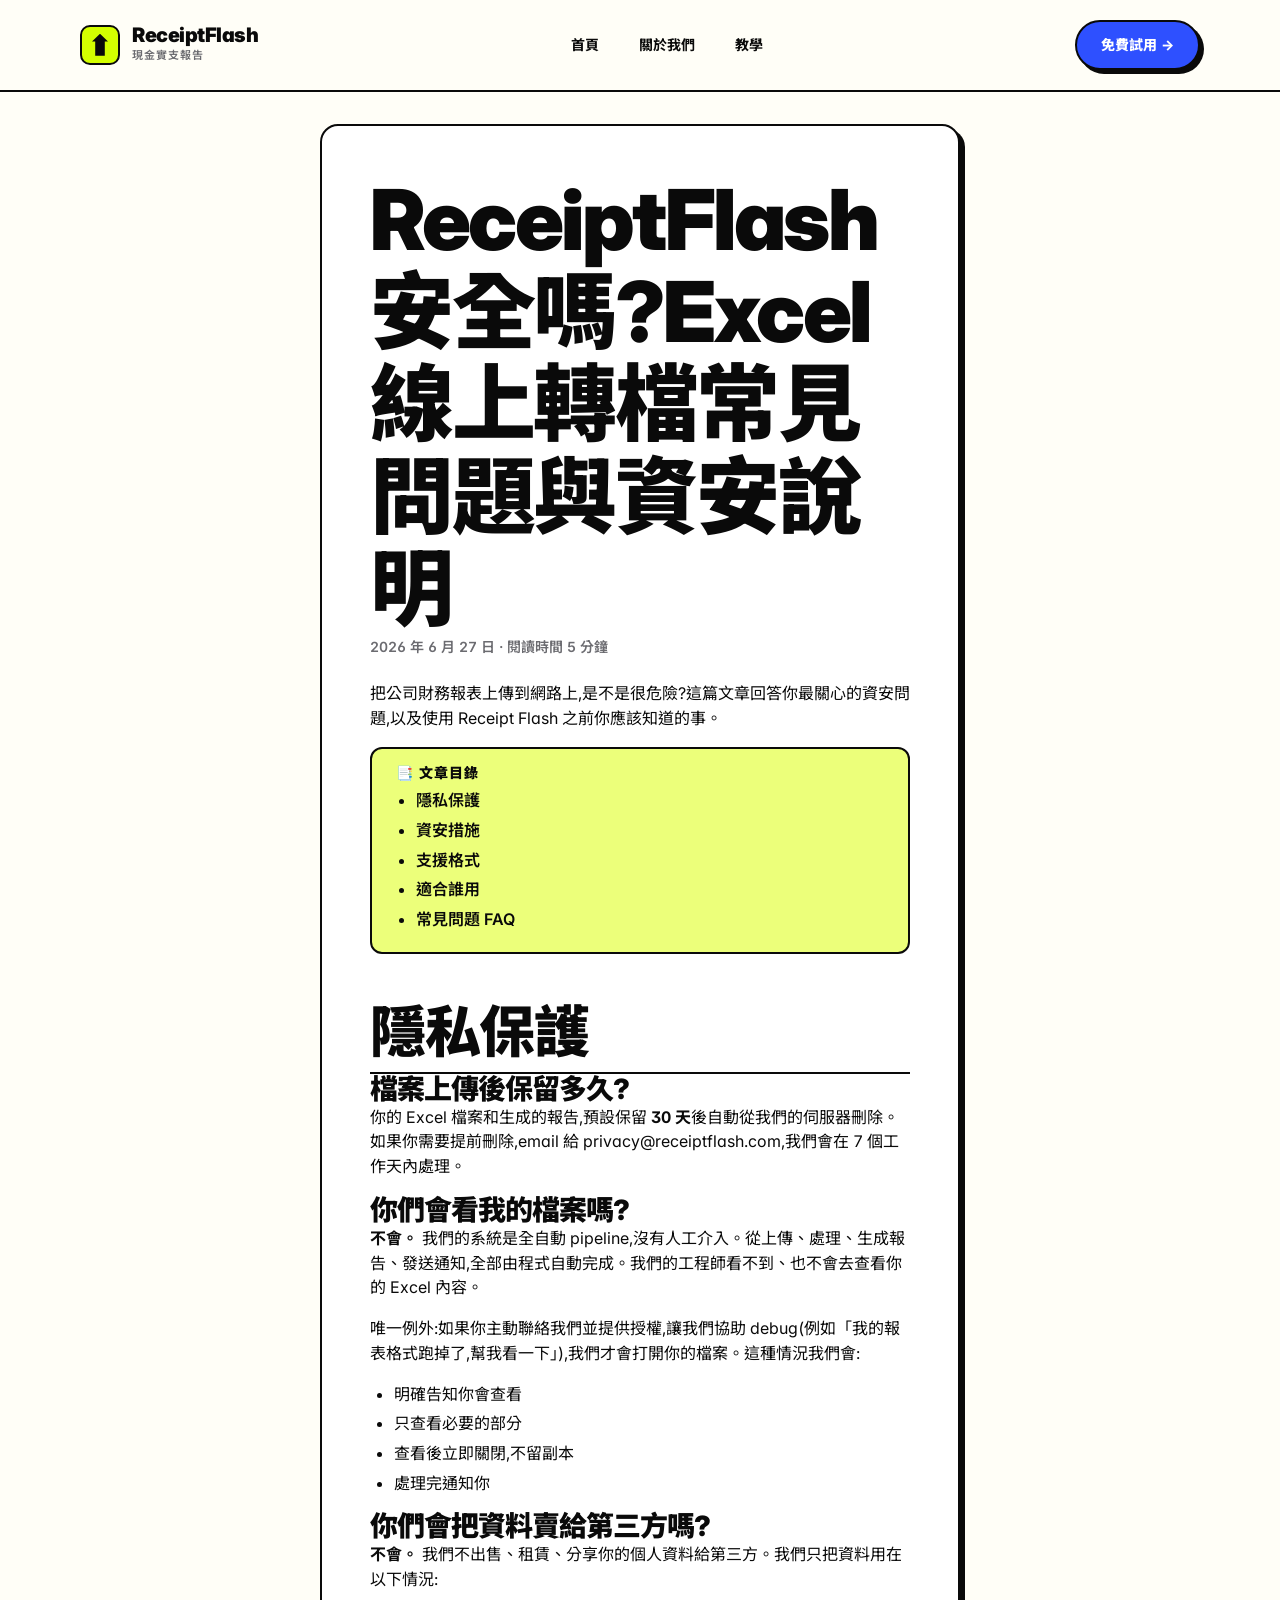
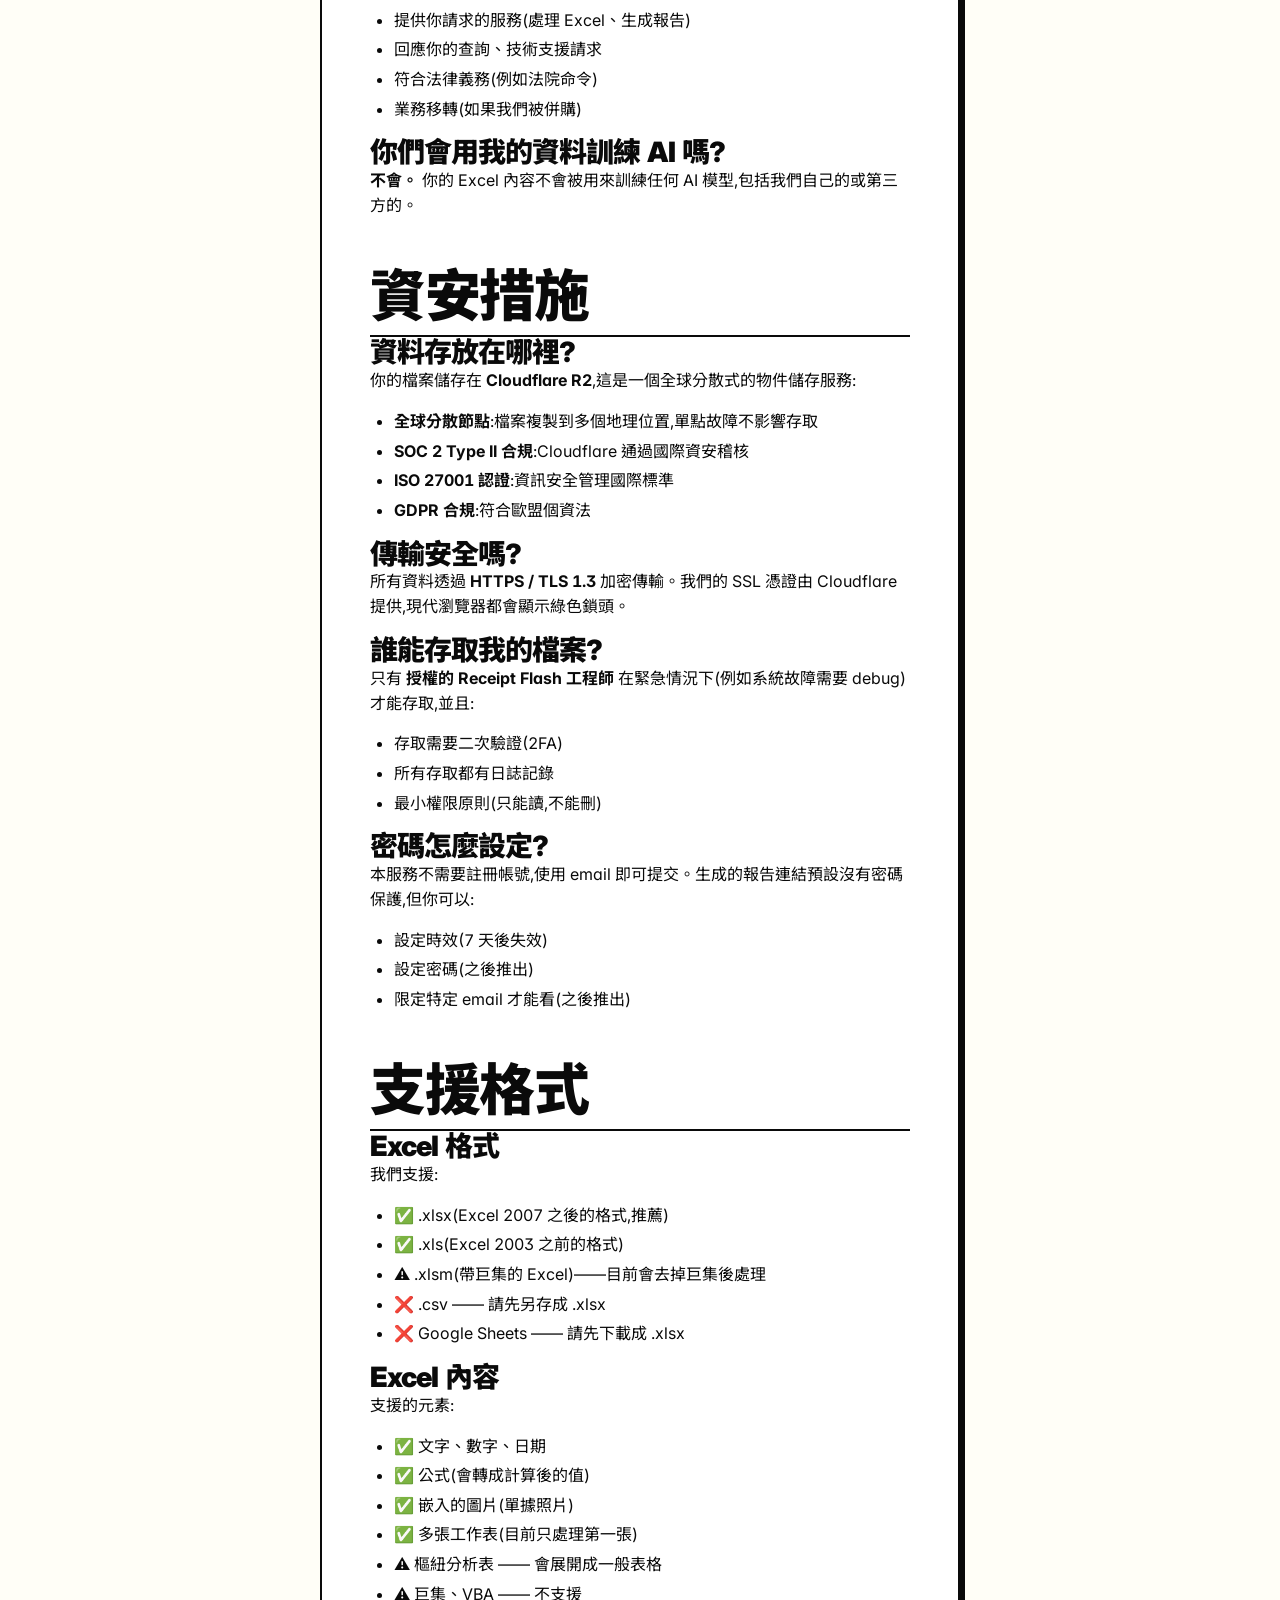
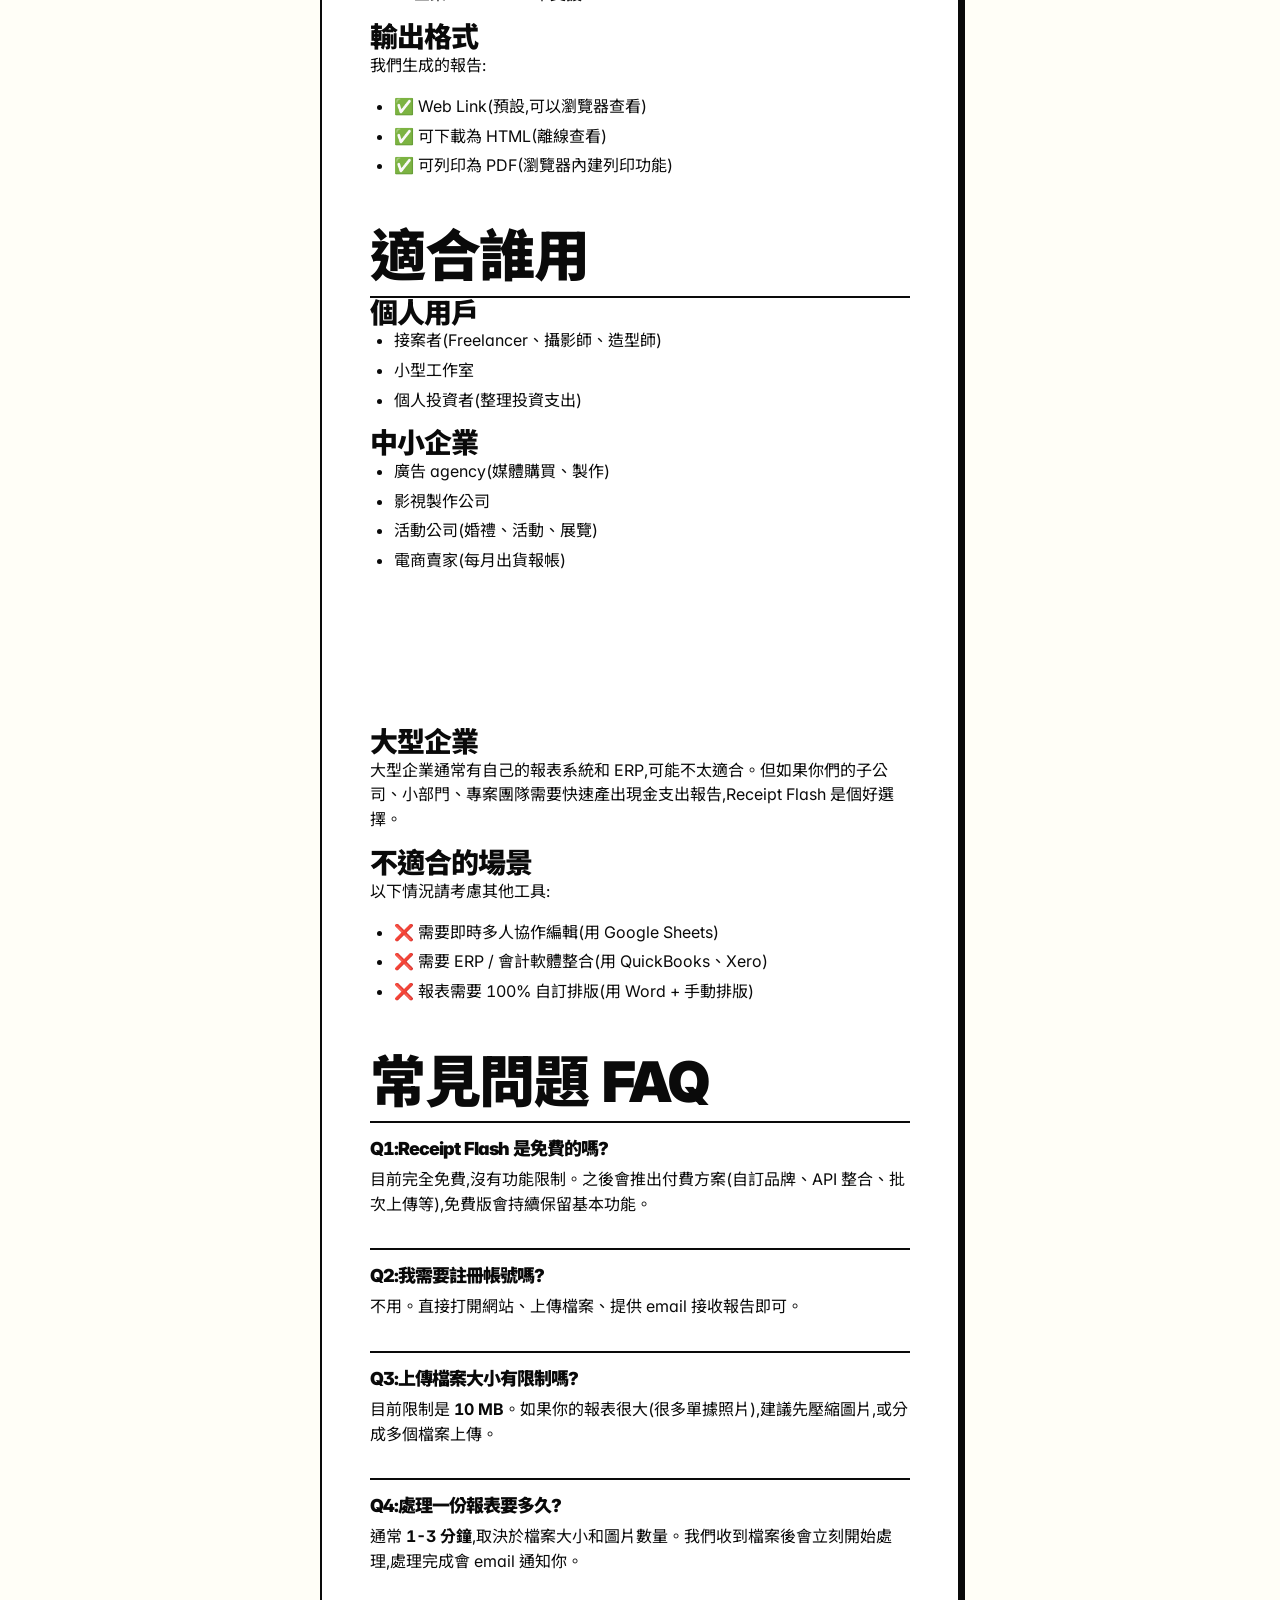
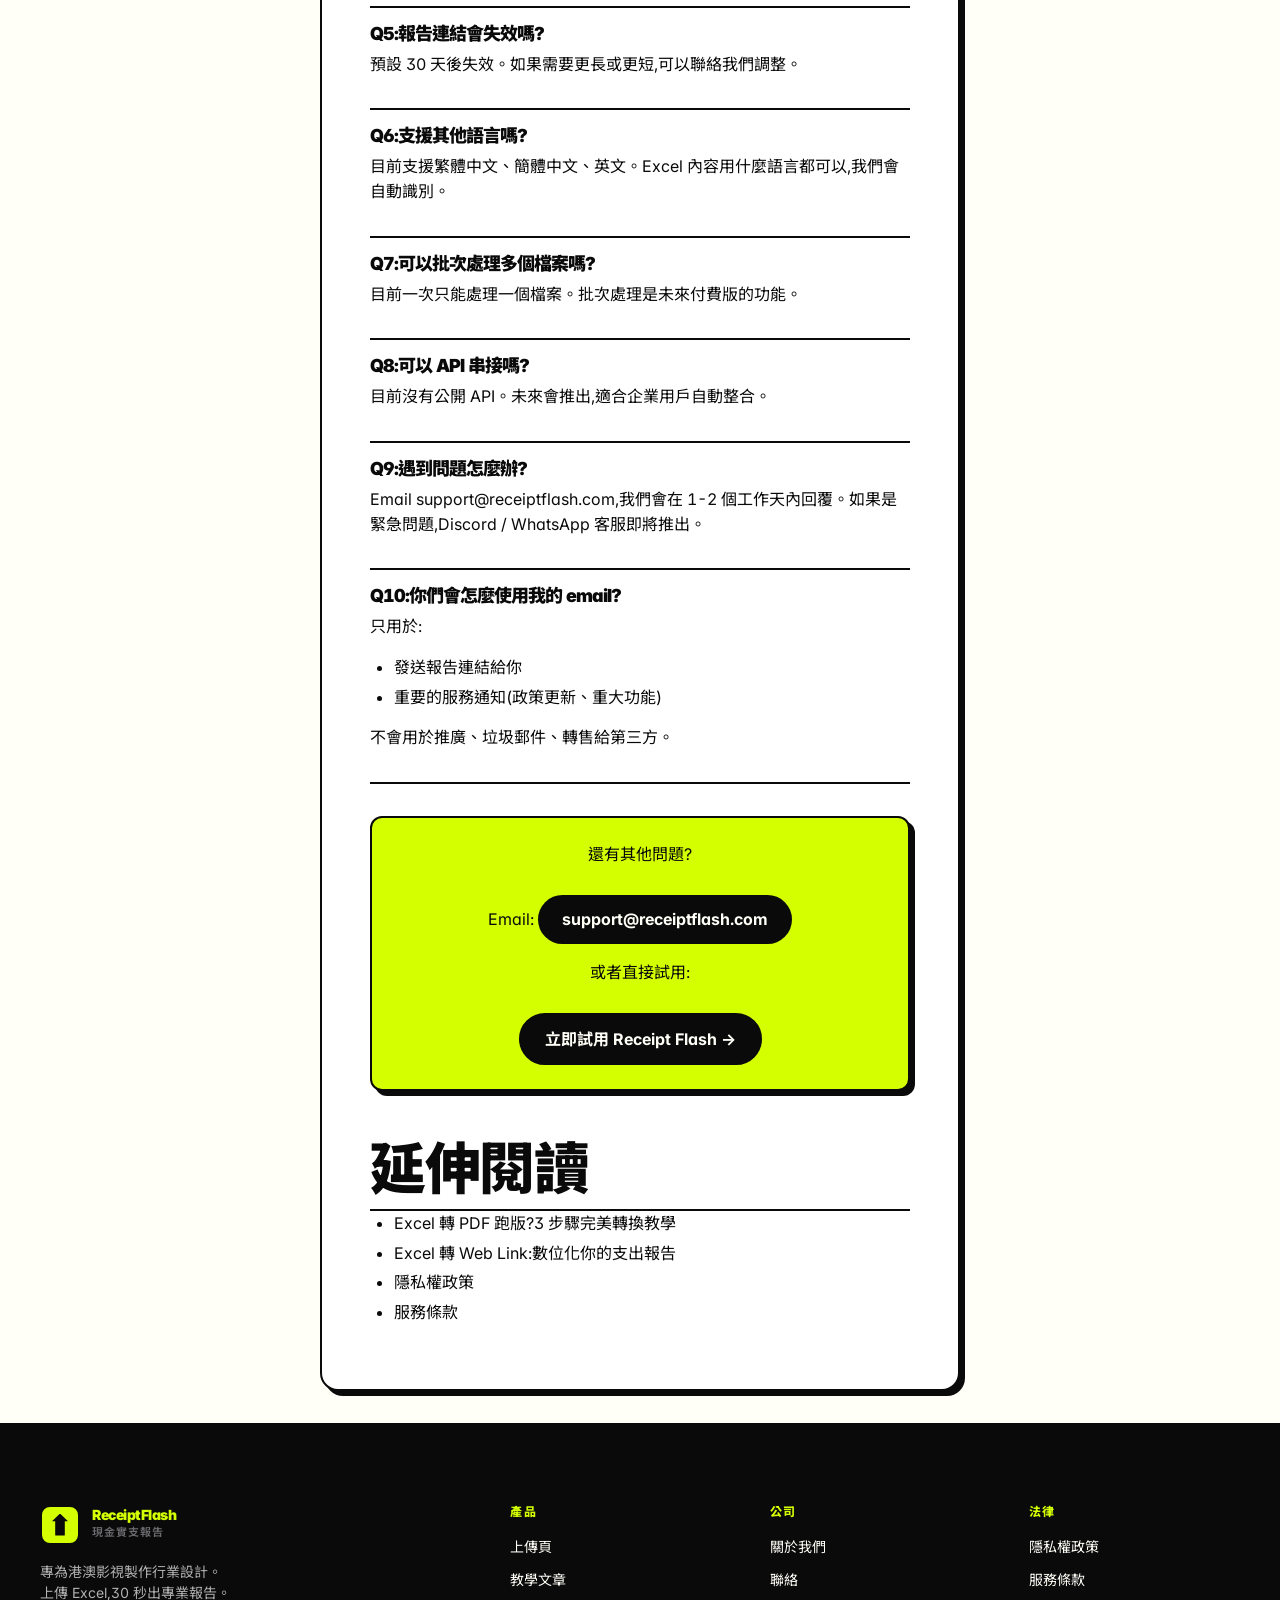
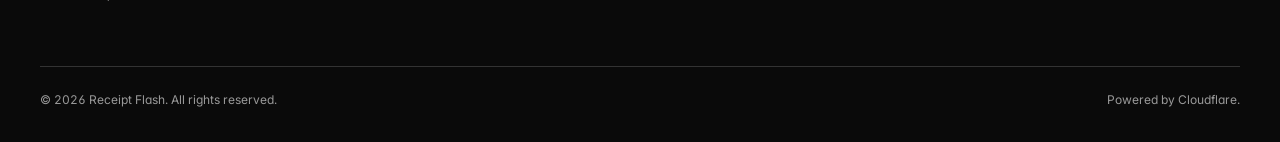
<file: blog/faq.html>
<!DOCTYPE html>
<html lang="zh-Hant">
<head>
<meta charset="UTF-8">
<meta name="viewport" content="width=device-width, initial-scale=1.0">
<title>ReceiptFlash 安全嗎?Excel 線上轉檔常見問題與資安說明 | Receipt Flash</title>
<meta name="description" content="線上 Excel 轉檔工具安全嗎?本文說明 Receipt Flash 的資安措施,以及使用者最常問的問題。">
<meta property="og:type" content="website">
<meta property="og:title" content="ReceiptFlash 安全嗎?Excel 線上轉檔常見問題與資安說明 | Receipt Flash">
<meta property="og:description" content="線上 Excel 轉檔工具安全嗎?本文說明 Receipt Flash 的資安措施,以及使用者最常問的問題。">
<meta property="og:image" content="https://receiptflash.com/_brand/og-image.svg">
<meta property="og:url" content="https://receiptflash.com/blog/faq.html">
<meta name="twitter:card" content="summary_large_image">
<meta name="twitter:title" content="ReceiptFlash 安全嗎?Excel 線上轉檔常見問題與資安說明 | Receipt Flash">
<meta name="twitter:description" content="線上 Excel 轉檔工具安全嗎?本文說明 Receipt Flash 的資安措施,以及使用者最常問的問題。">
<meta name="twitter:image" content="https://receiptflash.com/_brand/og-image.svg">
<link rel="icon" type="image/svg+xml" href="../_brand/favicon.svg">
<link rel="stylesheet" href="../assets/style.css">
<link href="https://fonts.googleapis.com/css2?family=Inter:wght@400;500;700;800;900&family=Noto+Sans+TC:wght@400;500;700;900&display=swap" rel="stylesheet">
</head>
<body>

<div id="site-header"></div>

<main>
  <div class="container narrow">
    <article class="article">
      <h1>ReceiptFlash 安全嗎?Excel 線上轉檔常見問題與資安說明</h1>
      <p class="meta">2026 年 6 月 27 日 · 閱讀時間 5 分鐘</p>

      <p>把公司財務報表上傳到網路上,是不是很危險?這篇文章回答你最關心的資安問題,以及使用 Receipt Flash 之前你應該知道的事。</p>

      <div class="toc">
        <h4>📑 文章目錄</h4>
        <ul>
          <li><a href="#privacy">隱私保護</a></li>
          <li><a href="#security">資安措施</a></li>
          <li><a href="#formats">支援格式</a></li>
          <li><a href="#use">適合誰用</a></li>
          <li><a href="#faq">常見問題 FAQ</a></li>
        </ul>
      </div>

      <h2 id="privacy">隱私保護</h2>

      <h3>檔案上傳後保留多久?</h3>
      <p>你的 Excel 檔案和生成的報告,預設保留 <strong>30 天</strong>後自動從我們的伺服器刪除。如果你需要提前刪除,email 給 <a href="mailto:privacy@receiptflash.com">privacy@receiptflash.com</a>,我們會在 7 個工作天內處理。</p>

      <h3>你們會看我的檔案嗎?</h3>
      <p><strong>不會。</strong> 我們的系統是全自動 pipeline,沒有人工介入。從上傳、處理、生成報告、發送通知,全部由程式自動完成。我們的工程師看不到、也不會去查看你的 Excel 內容。</p>
      <p>唯一例外:如果你主動聯絡我們並提供授權,讓我們協助 debug(例如「我的報表格式跑掉了,幫我看一下」),我們才會打開你的檔案。這種情況我們會:</p>
      <ul>
        <li>明確告知你會查看</li>
        <li>只查看必要的部分</li>
        <li>查看後立即關閉,不留副本</li>
        <li>處理完通知你</li>
      </ul>

      <h3>你們會把資料賣給第三方嗎?</h3>
      <p><strong>不會。</strong> 我們不出售、租賃、分享你的個人資料給第三方。我們只把資料用在以下情況:</p>
      <ul>
        <li>提供你請求的服務(處理 Excel、生成報告)</li>
        <li>回應你的查詢、技術支援請求</li>
        <li>符合法律義務(例如法院命令)</li>
        <li>業務移轉(如果我們被併購)</li>
      </ul>

      <h3>你們會用我的資料訓練 AI 嗎?</h3>
      <p><strong>不會。</strong> 你的 Excel 內容不會被用來訓練任何 AI 模型,包括我們自己的或第三方的。</p>

      <h2 id="security">資安措施</h2>

      <h3>資料存放在哪裡?</h3>
      <p>你的檔案儲存在 <strong>Cloudflare R2</strong>,這是一個全球分散式的物件儲存服務:</p>
      <ul>
        <li><strong>全球分散節點</strong>:檔案複製到多個地理位置,單點故障不影響存取</li>
        <li><strong>SOC 2 Type II 合規</strong>:Cloudflare 通過國際資安稽核</li>
        <li><strong>ISO 27001 認證</strong>:資訊安全管理國際標準</li>
        <li><strong>GDPR 合規</strong>:符合歐盟個資法</li>
      </ul>

      <h3>傳輸安全嗎?</h3>
      <p>所有資料透過 <strong>HTTPS / TLS 1.3</strong> 加密傳輸。我們的 SSL 憑證由 Cloudflare 提供,現代瀏覽器都會顯示綠色鎖頭。</p>

      <h3>誰能存取我的檔案?</h3>
      <p>只有 <strong>授權的 Receipt Flash 工程師</strong> 在緊急情況下(例如系統故障需要 debug)才能存取,並且:</p>
      <ul>
        <li>存取需要二次驗證(2FA)</li>
        <li>所有存取都有日誌記錄</li>
        <li>最小權限原則(只能讀,不能刪)</li>
      </ul>

      <h3>密碼怎麼設定?</h3>
      <p>本服務不需要註冊帳號,使用 email 即可提交。生成的報告連結預設沒有密碼保護,但你可以:</p>
      <ul>
        <li>設定時效(7 天後失效)</li>
        <li>設定密碼(之後推出)</li>
        <li>限定特定 email 才能看(之後推出)</li>
      </ul>

      <h2 id="formats">支援格式</h2>

      <h3>Excel 格式</h3>
      <p>我們支援:</p>
      <ul>
        <li>✅ .xlsx(Excel 2007 之後的格式,推薦)</li>
        <li>✅ .xls(Excel 2003 之前的格式)</li>
        <li>⚠️ .xlsm(帶巨集的 Excel)——目前會去掉巨集後處理</li>
        <li>❌ .csv —— 請先另存成 .xlsx</li>
        <li>❌ Google Sheets —— 請先下載成 .xlsx</li>
      </ul>

      <h3>Excel 內容</h3>
      <p>支援的元素:</p>
      <ul>
        <li>✅ 文字、數字、日期</li>
        <li>✅ 公式(會轉成計算後的值)</li>
        <li>✅ 嵌入的圖片(單據照片)</li>
        <li>✅ 多張工作表(目前只處理第一張)</li>
        <li>⚠️ 樞紐分析表 —— 會展開成一般表格</li>
        <li>⚠️ 巨集、VBA —— 不支援</li>
      </ul>

      <h3>輸出格式</h3>
      <p>我們生成的報告:</p>
      <ul>
        <li>✅ Web Link(預設,可以瀏覽器查看)</li>
        <li>✅ 可下載為 HTML(離線查看)</li>
        <li>✅ 可列印為 PDF(瀏覽器內建列印功能)</li>
      </ul>

      <h2 id="use">適合誰用</h2>

      <h3>個人用戶</h3>
      <ul>
        <li>接案者(Freelancer、攝影師、造型師)</li>
        <li>小型工作室</li>
        <li>個人投資者(整理投資支出)</li>
      </ul>

      <h3>中小企業</h3>
      <ul>
        <li>廣告 agency(媒體購買、製作)</li>
        <li>影視製作公司</li>
        <li>活動公司(婚禮、活動、展覽)</li>
        <li>電商賣家(每月出貨報帳)</li>
      </ul>

      <div class="ad-slot" data-ad="in-article-blog"></div>

      <h3>大型企業</h3>
      <p>大型企業通常有自己的報表系統和 ERP,可能不太適合。但如果你們的子公司、小部門、專案團隊需要快速產出現金支出報告,Receipt Flash 是個好選擇。</p>

      <h3>不適合的場景</h3>
      <p>以下情況請考慮其他工具:</p>
      <ul>
        <li>❌ 需要即時多人協作編輯(用 Google Sheets)</li>
        <li>❌ 需要 ERP / 會計軟體整合(用 QuickBooks、Xero)</li>
        <li>❌ 報表需要 100% 自訂排版(用 Word + 手動排版)</li>
      </ul>

      <h2 id="faq">常見問題 FAQ</h2>

      <div class="faq-item">
        <h3>Q1:Receipt Flash 是免費的嗎?</h3>
        <p>目前完全免費,沒有功能限制。之後會推出付費方案(自訂品牌、API 整合、批次上傳等),免費版會持續保留基本功能。</p>
      </div>

      <div class="faq-item">
        <h3>Q2:我需要註冊帳號嗎?</h3>
        <p>不用。直接打開網站、上傳檔案、提供 email 接收報告即可。</p>
      </div>

      <div class="faq-item">
        <h3>Q3:上傳檔案大小有限制嗎?</h3>
        <p>目前限制是 <strong>10 MB</strong>。如果你的報表很大(很多單據照片),建議先壓縮圖片,或分成多個檔案上傳。</p>
      </div>

      <div class="faq-item">
        <h3>Q4:處理一份報表要多久?</h3>
        <p>通常 <strong>1-3 分鐘</strong>,取決於檔案大小和圖片數量。我們收到檔案後會立刻開始處理,處理完成會 email 通知你。</p>
      </div>

      <div class="faq-item">
        <h3>Q5:報告連結會失效嗎?</h3>
        <p>預設 30 天後失效。如果需要更長或更短,可以聯絡我們調整。</p>
      </div>

      <div class="faq-item">
        <h3>Q6:支援其他語言嗎?</h3>
        <p>目前支援繁體中文、簡體中文、英文。Excel 內容用什麼語言都可以,我們會自動識別。</p>
      </div>

      <div class="faq-item">
        <h3>Q7:可以批次處理多個檔案嗎?</h3>
        <p>目前一次只能處理一個檔案。批次處理是未來付費版的功能。</p>
      </div>

      <div class="faq-item">
        <h3>Q8:可以 API 串接嗎?</h3>
        <p>目前沒有公開 API。未來會推出,適合企業用戶自動整合。</p>
      </div>

      <div class="faq-item">
        <h3>Q9:遇到問題怎麼辦?</h3>
        <p>Email <a href="mailto:support@receiptflash.com">support@receiptflash.com</a>,我們會在 1-2 個工作天內回覆。如果是緊急問題,Discord / WhatsApp 客服即將推出。</p>
      </div>

      <div class="faq-item">
        <h3>Q10:你們會怎麼使用我的 email?</h3>
        <p>只用於:</p>
        <ul>
          <li>發送報告連結給你</li>
          <li>重要的服務通知(政策更新、重大功能)</li>
        </ul>
        <p>不會用於推廣、垃圾郵件、轉售給第三方。</p>
      </div>

      <div class="cta">
        <p>還有其他問題?</p>
        <p>Email: <a href="mailto:support@receiptflash.com">support@receiptflash.com</a></p>
        <p style="margin-top: 16px;">或者直接試用:</p>
        <a href="/" class="btn btn-accent">立即試用 Receipt Flash →</a>
      </div>

      <h2 id="more">延伸閱讀</h2>
      <ul>
        <li><a href="excel-to-pdf.html">Excel 轉 PDF 跑版?3 步驟完美轉換教學</a></li>
        <li><a href="excel-to-web.html">Excel 轉 Web Link:數位化你的支出報告</a></li>
        <li><a href="/privacy.html">隱私權政策</a></li>
        <li><a href="/terms.html">服務條款</a></li>
      </ul>
    </article>
  </div>
</main>

<div id="site-footer"></div>
<script src="../assets/main.js"></script>
<script src="../_ads/adsense.js"></script>

<!-- FAQ Schema.org JSON-LD -->
<script type="application/ld+json">
{
  "@context": "https://schema.org",
  "@type": "FAQPage",
  "mainEntity": [
    {"@type":"Question","name":"Receipt Flash 是免費的嗎?","acceptedAnswer":{"@type":"Answer","text":"目前完全免費,沒有功能限制。之後會推出付費方案(自訂品牌、API 整合、批次上傳等),免費版會持續保留基本功能。"}},
    {"@type":"Question","name":"我需要註冊帳號嗎?","acceptedAnswer":{"@type":"Answer","text":"不用。直接打開網站、上傳檔案、提供 email 接收報告即可。"}},
    {"@type":"Question","name":"上傳檔案大小有限制嗎?","acceptedAnswer":{"@type":"Answer","text":"建議單檔 10MB 以下。超出請聯絡我們客製處理。"}},
    {"@type":"Question","name":"處理一份報表要多久?","acceptedAnswer":{"@type":"Answer","text":"一般 1-2 小時內完成,緊急情況可聯絡 support@receiptflash.com 加快處理。"}},
    {"@type":"Question","name":"報告連結會失效嗎?","acceptedAnswer":{"@type":"Answer","text":"報告連結預設 30 天有效,之後從 R2 刪除。"}},
    {"@type":"Question","name":"支援其他語言嗎?","acceptedAnswer":{"@type":"Answer","text":"UI 介面目前繁體中文,未來會推出英文、簡體中文版。"}},
    {"@type":"Question","name":"可以批次處理多個檔案嗎?","acceptedAnswer":{"@type":"Answer","text":"目前每次上傳一個檔案。批次處理是付費方案功能。"}},
    {"@type":"Question","name":"可以 API 串接嗎?","acceptedAnswer":{"@type":"Answer","text":"API 串接是未來中期計劃,適合需要 ERP / 會計系統整合的企業用戶。"}},
    {"@type":"Question","name":"遇到問題怎麼辦?","acceptedAnswer":{"@type":"Answer","text":"聯絡 support@receiptflash.com,我們會在 1-2 個工作天內回覆。"}},
    {"@type":"Question","name":"你們會怎麼使用我的 email?","acceptedAnswer":{"@type":"Answer","text":"只用來寄報告連結和重要服務通知。絕不外傳、不做市場推廣。"}}
  ]
}
</script>
</body>
</html>
</file>
<file: assets/style.css>
/* ===== ReceiptFlash — Neo-Brutalist Style ===== */

:root {
  /* Colors */
  --yellow: #D4FF00;
  --yellow-soft: #ECFF7A;
  --blue: #2E50FF;
  --blue-soft: #E8EDFF;
  --cream: #FFFEF7;
  --cream-warm: #F8F4E8;
  --ink: #0A0A0A;
  --ink-soft: #2D2D2D;
  --muted: #6B6B70;
  --border: #1A1A1A;

  /* Spacing (4px scale) */
  --space-1: 4px;
  --space-2: 8px;
  --space-3: 12px;
  --space-4: 16px;
  --space-5: 24px;
  --space-6: 32px;
  --space-7: 48px;
  --space-8: 64px;
  --space-9: 80px;

  /* Type scale */
  --fs-xs: 12px;
  --fs-sm: 14px;
  --fs-base: 16px;
  --fs-md: 18px;
  --fs-lg: 22px;
  --fs-xl: 28px;
  --fs-2xl: 36px;
  --fs-3xl: clamp(36px, 5vw, 56px);
  --fs-hero: clamp(48px, 7vw, 84px);

  /* Radius */
  --radius-sm: 8px;
  --radius: 12px;
  --radius-lg: 18px;
  --radius-pill: 999px;

  /* Shadow (neo-brutalist hard shadow) */
  --shadow-sm: 3px 3px 0 var(--ink);
  --shadow: 5px 5px 0 var(--ink);
  --shadow-lg: 8px 8px 0 var(--ink);

  /* Layout */
  --max-width: 1320px;
  --max-width-narrow: 720px;

  /* Typography */
  --font-sans: 'Inter', 'Noto Sans TC', -apple-system, BlinkMacSystemFont, system-ui, sans-serif;
  --font-mono: 'SF Mono', Menlo, Consolas, monospace;
}

* { box-sizing: border-box; margin: 0; padding: 0; }

html { scroll-behavior: smooth; }

body {
  font-family: var(--font-sans);
  background: var(--cream);
  color: var(--ink);
  line-height: 1.55;
  font-feature-settings: 'cv11', 'ss01', 'tnum';
  -webkit-font-smoothing: antialiased;
  font-size: var(--fs-base);
  min-height: 100vh;
  display: flex; flex-direction: column;
}

a { color: var(--ink); text-decoration: none; transition: opacity .2s; }
a:hover { opacity: .75; }

img { max-width: 100%; height: auto; }

h1, h2, h3, h4, h5, h6 {
  font-weight: 900;
  line-height: 1.1;
  letter-spacing: -1px;
  color: var(--ink);
}
h1 { font-size: var(--fs-hero); letter-spacing: -2.5px; }
h2 { font-size: var(--fs-3xl); letter-spacing: -1.5px; }
h3 { font-size: var(--fs-xl); }
h4 { font-size: var(--fs-lg); }
p { margin-bottom: 1em; }

ul, ol { padding-left: 1.5em; margin-bottom: 1em; }
li { margin-bottom: .3em; }

code { background: var(--cream-warm); padding: 2px 6px; border-radius: 4px; font-family: var(--font-mono); font-size: .9em; }
pre { background: var(--ink); color: var(--cream); padding: 16px 20px; border-radius: var(--radius); overflow-x: auto; margin: 12px 0; }

/* ===== Header ===== */
.site-header {
  padding: 20px 40px;
  display: flex;
  justify-content: space-between;
  align-items: center;
  position: sticky;
  top: 0;
  background: var(--cream);
  z-index: 100;
  border-bottom: 2.5px solid var(--ink);
}
.brand {
  display: flex; align-items: center; gap: 12px;
  font-weight: 900; font-size: 20px; letter-spacing: -.5px;
  text-decoration: none; color: var(--ink);
}
.brand-mark {
  width: 40px; height: 40px;
  background: var(--yellow);
  border: 2.5px solid var(--ink);
  border-radius: 10px;
  display: flex; align-items: center; justify-content: center;
  flex-shrink: 0;
  position: relative;
}
.brand-mark::before {
  content: ''; width: 16px; height: 22px;
  background: var(--ink);
  clip-path: polygon(50% 0, 100% 35%, 80% 35%, 80% 100%, 20% 100%, 20% 35%, 0 35%);
}
.brand-text { font-weight: 900; line-height: 1; }
.brand-sub { font-size: 11px; color: var(--muted); font-weight: 600; letter-spacing: 1px; text-transform: uppercase; margin-top: 2px; }

.nav-pill {
  display: flex; gap: 4px; align-items: center;
}
.nav-pill a {
  padding: 10px 18px;
  border-radius: var(--radius-pill);
  text-decoration: none;
  color: var(--ink);
  font-weight: 700;
  font-size: 14px;
  transition: background .15s, color .15s;
}
.nav-pill a.active { background: var(--ink); color: var(--cream); }
.nav-pill a:hover { background: var(--ink); color: var(--cream); }

.cta-nav {
  padding: 12px 24px;
  background: var(--blue);
  color: white;
  border: 2.5px solid var(--ink);
  border-radius: var(--radius-pill);
  font-weight: 800;
  font-size: 14px;
  text-decoration: none;
  box-shadow: 4px 4px 0 var(--ink);
  transition: transform .1s, box-shadow .1s;
}
.cta-nav:hover {
  transform: translate(-2px, -2px);
  box-shadow: 6px 6px 0 var(--ink);
  opacity: 1;
}

.nav-toggle { display: none; background: none; border: none; font-size: 24px; cursor: pointer; padding: 4px 8px; color: var(--ink); }

@media (max-width: 900px) {
  .nav-pill { display: none; }
  .site-header { padding: 16px 20px; }
  .cta-nav { padding: 10px 18px; font-size: 13px; }
}

/* ===== Main ===== */
main { flex: 1; }

.container { max-width: var(--max-width); margin: 0 auto; padding: 0 40px; }
.container.narrow { max-width: var(--max-width-narrow); }
.text-center { text-align: center; }

/* ===== Buttons ===== */
.btn {
  display: inline-flex; align-items: center; gap: 10px;
  padding: 16px 28px;
  border-radius: var(--radius-pill);
  font-weight: 800;
  font-size: 16px;
  text-decoration: none;
  cursor: pointer;
  font-family: inherit;
  border: 2.5px solid var(--ink);
  transition: transform .1s, box-shadow .1s;
}
.btn-primary {
  background: var(--yellow);
  color: var(--ink);
  box-shadow: var(--shadow);
}
.btn-primary:hover { transform: translate(-2px, -2px); box-shadow: 7px 7px 0 var(--ink); opacity: 1; }
.btn-secondary {
  background: transparent;
  color: var(--ink);
  border: 2.5px solid var(--ink);
}
.btn-secondary:hover { background: var(--ink); color: var(--cream); opacity: 1; }
.btn-blue {
  background: var(--blue);
  color: white;
  box-shadow: var(--shadow);
}
.btn-blue:hover { transform: translate(-2px, -2px); box-shadow: 7px 7px 0 var(--ink); opacity: 1; }

/* ===== Sections ===== */
section { padding: var(--space-9) 0; }
.section-dark {
  background: var(--ink);
  color: var(--cream);
  padding: var(--space-9) 0;
}
.section-dark h2, .section-dark h3, .section-dark p { color: var(--cream); }
.section-dark .lead { color: #B0B0B0; }

.lead {
  font-size: var(--fs-md);
  color: var(--muted);
  max-width: 600px;
  margin-bottom: var(--space-7);
  font-weight: 500;
  line-height: 1.5;
}

/* ===== Hero ===== */
.hero {
  padding: var(--space-9) 40px var(--space-7);
  display: grid;
  grid-template-columns: 1.2fr 1fr;
  gap: 60px;
  max-width: var(--max-width);
  margin: 0 auto;
  align-items: center;
}
.hero-eyebrow {
  display: inline-flex; align-items: center; gap: 8px;
  background: var(--yellow);
  border: 2px solid var(--ink);
  border-radius: var(--radius-pill);
  padding: 6px 16px;
  font-weight: 700;
  font-size: 13px;
  letter-spacing: .3px;
  margin-bottom: var(--space-5);
  box-shadow: var(--shadow-sm);
}
.hero-eyebrow .dot { width: 8px; height: 8px; border-radius: 50%; background: var(--ink); }
.hero h1 { margin-bottom: var(--space-5); }
.hero h1 .hl {
  background: var(--yellow);
  padding: 0 8px;
  border: 2.5px solid var(--ink);
  border-radius: 8px;
  display: inline-block;
  transform: rotate(-1deg);
}
.hero h1 .hl-blue {
  background: var(--blue);
  color: white;
  padding: 0 8px;
  border: 2.5px solid var(--ink);
  border-radius: 8px;
  display: inline-block;
}
.hero-sub {
  font-size: var(--fs-md);
  line-height: 1.5;
  color: var(--ink-soft);
  max-width: 540px;
  margin-bottom: var(--space-6);
  font-weight: 500;
}
.hero-cta-row { display: flex; gap: var(--space-3); align-items: center; flex-wrap: wrap; }
.hero-stats { display: flex; gap: var(--space-7); margin-top: var(--space-7); }
.hero-stat strong {
  font-size: var(--fs-2xl); font-weight: 900;
  color: var(--ink); display: block; letter-spacing: -1px;
  line-height: 1;
}
.hero-stat span {
  font-size: var(--fs-xs); color: var(--muted); font-weight: 600;
  text-transform: uppercase; letter-spacing: 1px;
  margin-top: var(--space-1);
  display: block;
}

/* ===== Hero Illustration ===== */
.hero-art {
  position: relative;
  height: 540px;
}
.hero-art .blob {
  position: absolute;
  border: 2.5px solid var(--ink);
  border-radius: 50%;
  display: flex; align-items: center; justify-content: center;
  font-weight: 900;
  font-size: 14px;
  color: var(--ink);
}
.blob-1 { width: 140px; height: 140px; background: var(--yellow); top: 20px; left: 60px; box-shadow: 6px 6px 0 var(--ink); animation: float 6s ease-in-out infinite; }
.blob-2 { width: 110px; height: 110px; background: var(--blue); color: white; top: 180px; left: 240px; box-shadow: 5px 5px 0 var(--ink); animation: float 7s ease-in-out infinite reverse; }
.blob-3 { width: 90px; height: 90px; background: var(--cream-warm); top: 80px; right: 80px; box-shadow: 5px 5px 0 var(--ink); animation: float 8s ease-in-out infinite; }
.blob-4 { width: 160px; height: 160px; background: var(--yellow-soft); bottom: 40px; right: 30px; box-shadow: 6px 6px 0 var(--ink); animation: float 9s ease-in-out infinite reverse; }
.blob-5 { width: 100px; height: 100px; background: var(--ink); color: var(--yellow); bottom: 140px; left: 100px; box-shadow: 5px 5px 0 var(--blue); animation: float 7.5s ease-in-out infinite; }
@keyframes float { 0%, 100% { transform: translateY(0); } 50% { transform: translateY(-15px); } }

.hero-illustration-card {
  position: absolute;
  top: 50%; left: 50%;
  transform: translate(-50%, -50%);
  width: 280px; height: 360px;
  background: white;
  border: 3px solid var(--ink);
  border-radius: var(--radius-lg);
  box-shadow: var(--shadow-lg);
  padding: 20px;
  z-index: 5;
  display: flex; flex-direction: column;
}
.illust-header {
  background: var(--blue); color: white;
  border-radius: 10px;
  padding: 12px;
  font-weight: 800;
  font-size: 13px;
  margin-bottom: 14px;
  display: flex; align-items: center; justify-content: space-between;
  border: 2px solid var(--ink);
}
.illust-row { display: flex; gap: 10px; margin-bottom: 8px; align-items: center; }
.illust-icon {
  width: 32px; height: 32px;
  background: var(--cream-warm);
  border: 2px solid var(--ink);
  border-radius: 6px;
  display: flex; align-items: center; justify-content: center;
  font-size: 14px;
}
.illust-bar { flex: 1; height: 8px; background: var(--cream-warm); border: 1.5px solid var(--ink); border-radius: var(--radius-pill); }
.illust-bar.filled { background: var(--yellow); }
.illust-bar.small { flex: 0 0 50px; }
.illust-total {
  margin-top: auto;
  padding: 14px;
  background: var(--yellow);
  border: 2px solid var(--ink);
  border-radius: 10px;
  display: flex; justify-content: space-between; align-items: center;
  font-weight: 800;
}
.illust-total .num { font-size: 22px; }

@media (max-width: 900px) {
  .hero { grid-template-columns: 1fr; padding: var(--space-7) 24px; }
  .hero-art { height: 400px; }
}

/* ===== Step Cards ===== */
.steps {
  display: grid;
  grid-template-columns: repeat(3, 1fr);
  gap: var(--space-5);
}
.step-card {
  background: white;
  border: 2.5px solid var(--ink);
  border-radius: var(--radius-lg);
  padding: var(--space-6) var(--space-5);
  box-shadow: var(--shadow);
  transition: transform .15s, box-shadow .15s;
}
.step-card:hover { transform: translate(-2px, -2px); box-shadow: 7px 7px 0 var(--ink); }
.step-num {
  display: inline-flex;
  width: 48px; height: 48px;
  background: var(--yellow);
  border: 2.5px solid var(--ink);
  border-radius: 50%;
  align-items: center; justify-content: center;
  font-weight: 900;
  font-size: 22px;
  margin-bottom: var(--space-4);
}
.step-card:nth-child(2) .step-num { background: var(--blue); color: white; }
.step-card:nth-child(3) .step-num { background: var(--ink); color: var(--yellow); }
.step-card h3 { font-size: var(--fs-lg); margin-bottom: var(--space-2); }
.step-card p { color: var(--muted); font-size: var(--fs-sm); margin-bottom: 0; }

@media (max-width: 900px) { .steps { grid-template-columns: 1fr; } }

/* ===== Before/After ===== */
.before-after {
  background: white;
  border: 2.5px solid var(--ink);
  border-radius: var(--radius-lg);
  box-shadow: var(--shadow);
  overflow: hidden;
  max-width: 880px;
  margin: 0 auto;
}
.before-after img { display: block; width: 100%; height: auto; }

/* ===== Trust Pills ===== */
.trust-row {
  display: grid;
  grid-template-columns: repeat(4, 1fr);
  gap: var(--space-4);
}
.trust-pill {
  display: flex; align-items: center; gap: 14px;
  background: var(--cream-warm);
  border: 2px solid var(--ink);
  border-radius: var(--radius-pill);
  padding: 14px 20px;
  font-weight: 700;
  font-size: 14px;
  box-shadow: var(--shadow-sm);
}
.trust-icon {
  width: 36px; height: 36px;
  background: var(--yellow);
  border: 2px solid var(--ink);
  border-radius: 50%;
  display: flex; align-items: center; justify-content: center;
  font-weight: 900;
  font-size: 16px;
  flex-shrink: 0;
}
.trust-pill:nth-child(2) .trust-icon { background: var(--blue); color: white; }
.trust-pill:nth-child(4) .trust-icon { background: var(--ink); color: var(--yellow); }

@media (max-width: 900px) { .trust-row { grid-template-columns: 1fr 1fr; } }

/* ===== Testimonial ===== */
.testimonial-grid {
  display: grid;
  grid-template-columns: repeat(auto-fit, minmax(280px, 1fr));
  gap: var(--space-5);
  max-width: 1100px;
  margin: 0 auto;
}
.testimonial {
  background: white;
  border: 2.5px solid var(--ink);
  border-radius: var(--radius-lg);
  padding: var(--space-5);
  margin: 0;
  box-shadow: var(--shadow);
  position: relative;
}
.testimonial::before {
  content: '"';
  position: absolute;
  top: -10px; left: 16px;
  font-size: 64px;
  color: var(--yellow);
  font-weight: 900;
  line-height: 1;
  background: white;
  border: 2.5px solid var(--ink);
  border-radius: 50%;
  width: 48px; height: 48px;
  display: flex; align-items: center; justify-content: center;
}
.testimonial p {
  font-size: var(--fs-base);
  color: var(--ink);
  margin: var(--space-4) 0 var(--space-3);
  line-height: 1.6;
  font-weight: 500;
}
.testimonial footer {
  font-size: var(--fs-sm);
  color: var(--muted);
  font-weight: 600;
}
.testimonial footer strong { color: var(--ink); }

/* ===== Form (Upload Page) ===== */
.upload-hero { padding: var(--space-9) 0 var(--space-6); }
.upload-card {
  background: white;
  border: 2.5px solid var(--ink);
  border-radius: var(--radius-lg);
  padding: var(--space-7);
  box-shadow: var(--shadow-lg);
  max-width: 720px;
  margin: 0 auto;
}
.upload-zone {
  border: 3px dashed var(--ink);
  border-radius: var(--radius-lg);
  padding: 56px 24px;
  text-align: center;
  cursor: pointer;
  transition: all .2s;
  background: var(--yellow-soft);
}
.upload-zone:hover, .upload-zone.dragover {
  background: var(--yellow);
  transform: translate(-2px, -2px);
  box-shadow: 4px 4px 0 var(--ink);
}
.upload-zone .icon { font-size: 56px; margin-bottom: var(--space-3); }
.upload-zone h3 { color: var(--ink); margin-bottom: var(--space-2); font-size: var(--fs-xl); }
.upload-zone p { color: var(--ink-soft); font-size: var(--fs-sm); margin-bottom: 0; }
.upload-zone .browse {
  display: inline-block;
  background: var(--ink);
  color: var(--cream);
  padding: 12px 28px;
  border-radius: var(--radius-pill);
  font-weight: 700;
  margin-top: var(--space-4);
}
.upload-zone input[type=file] { display: none; }

.file-preview {
  display: none;
  margin: 0 0 var(--space-5);
  background: var(--yellow-soft);
  border: 2.5px solid var(--ink);
  border-radius: var(--radius);
  padding: var(--space-4);
  align-items: center;
  gap: 14px;
}
.file-preview.show { display: flex; }
.file-preview .file-icon { font-size: 32px; }
.file-preview .file-info { flex: 1; min-width: 0; }
.file-preview .file-name { font-weight: 700; overflow: hidden; text-overflow: ellipsis; white-space: nowrap; }
.file-preview .file-size { font-size: var(--fs-xs); color: var(--muted); margin-top: 2px; }
.file-preview .file-remove {
  background: none; border: 2px solid var(--ink);
  border-radius: 50%; width: 32px; height: 32px;
  cursor: pointer; color: var(--ink);
  font-weight: 700;
  flex-shrink: 0;
}
.file-preview .file-remove:hover { background: var(--ink); color: var(--cream); }

.form-row { display: flex; gap: var(--space-3); margin-bottom: var(--space-4); }
.form-field { flex: 1; }
.form-field label { display: block; font-size: var(--fs-xs); color: var(--ink); margin-bottom: var(--space-1); font-weight: 700; text-transform: uppercase; letter-spacing: .5px; }
.form-section { padding-top: var(--space-5); border-top: 2px solid var(--ink); margin-top: var(--space-5); }
.form-section:first-of-type { padding-top: 0; border-top: none; margin-top: 0; }
.form-section .form-label { font-size: var(--fs-xs); font-weight: 800; color: var(--ink); text-transform: uppercase; letter-spacing: 1px; margin-bottom: var(--space-3); }

.submit-btn {
  width: 100%;
  padding: 18px;
  background: var(--yellow);
  color: var(--ink);
  border: 2.5px solid var(--ink);
  border-radius: var(--radius-pill);
  font-size: 17px;
  font-weight: 800;
  cursor: pointer;
  margin-top: var(--space-5);
  display: flex;
  align-items: center;
  justify-content: center;
  gap: 10px;
  box-shadow: var(--shadow);
  font-family: inherit;
  transition: transform .1s, box-shadow .1s;
}
.submit-btn:hover { transform: translate(-2px, -2px); box-shadow: 7px 7px 0 var(--ink); }
.submit-btn:disabled { opacity: .5; cursor: not-allowed; transform: none; }
.submit-btn .spinner {
  width: 18px; height: 18px;
  border: 2.5px solid rgba(10,10,10,.3);
  border-top-color: var(--ink);
  border-radius: 50%;
  animation: spin .7s linear infinite;
  display: none;
}
.submit-btn.loading .spinner { display: block; }
.submit-btn.loading .btn-text { display: none; }
@keyframes spin { to { transform: rotate(360deg); } }

.loading-overlay {
  display: none; position: fixed; inset: 0;
  background: rgba(255,254,247,.95);
  z-index: 999; align-items: center; justify-content: center;
  flex-direction: column; gap: var(--space-4);
}
.loading-overlay.show { display: flex; }
.loading-spinner {
  width: 56px; height: 56px;
  border: 5px solid var(--cream-warm);
  border-top-color: var(--blue);
  border-radius: 50%;
  animation: spin .8s linear infinite;
}

.progress-track {
  width: 240px;
  height: 8px;
  background: var(--cream-warm);
  border: 2px solid var(--ink);
  border-radius: var(--radius-pill);
  overflow: hidden;
  margin: 12px 0;
}
.progress-bar {
  height: 100%;
  width: 0%;
  background: linear-gradient(90deg, var(--yellow) 0%, var(--blue) 100%);
  border-radius: var(--radius-pill);
  transition: width .25s ease;
}

.success-panel { display: none; text-align: center; padding: var(--space-7) 0; }
.success-panel.show { display: block; }
.success-panel .icon { font-size: 72px; margin-bottom: var(--space-3); }
.success-panel h2 { color: var(--ink); }
.success-id {
  background: var(--yellow);
  border: 2.5px solid var(--ink);
  border-radius: var(--radius);
  padding: var(--space-5);
  margin: var(--space-5) 0;
  line-height: 1.7;
  font-weight: 600;
  box-shadow: var(--shadow);
}
.success-id strong { color: var(--ink); font-size: var(--fs-lg); display: block; margin-bottom: var(--space-1); }

/* ===== Article (Long-form) ===== */
.article {
  background: white;
  border: 2.5px solid var(--ink);
  border-radius: var(--radius-lg);
  padding: var(--space-7);
  margin: var(--space-6) auto;
  max-width: var(--max-width-narrow);
  box-shadow: var(--shadow);
}
.article h1 { margin-top: 0; }
.article h2 {
  border-bottom: 2px solid var(--ink);
  padding-bottom: var(--space-2);
  margin-top: var(--space-7);
}
.article .meta { color: var(--muted); font-size: var(--fs-sm); margin-bottom: var(--space-5); font-weight: 600; }
.article .toc {
  background: var(--yellow-soft);
  border: 2px solid var(--ink);
  border-radius: var(--radius);
  padding: var(--space-4) var(--space-5);
  margin-bottom: var(--space-6);
}
.article .toc h4 { margin: 0 0 var(--space-2); color: var(--ink); font-size: var(--fs-sm); text-transform: uppercase; letter-spacing: 1px; }
.article .toc ul { padding-left: 20px; margin: 0; }
.article .toc a { color: var(--ink); font-weight: 600; }
.article .cta {
  background: var(--yellow);
  border: 2.5px solid var(--ink);
  padding: var(--space-5);
  border-radius: var(--radius);
  margin: var(--space-6) 0;
  text-align: center;
  box-shadow: var(--shadow);
}
.article .cta a {
  display: inline-block; margin-top: var(--space-3);
  background: var(--ink); color: var(--cream);
  padding: 12px 24px;
  border-radius: var(--radius-pill);
  font-weight: 700;
}

/* ===== FAQ ===== */
.faq-item {
  border-bottom: 2px solid var(--ink);
  padding: var(--space-4) 0;
}
.faq-item:last-child { border-bottom: none; }
.faq-item h3 { margin: 0 0 var(--space-2); font-size: var(--fs-md); color: var(--ink); }

/* ===== Forms ===== */
input, textarea, select {
  width: 100%;
  padding: 12px 16px;
  border: 2.5px solid var(--ink);
  border-radius: var(--radius);
  font-size: var(--fs-base);
  font-family: inherit;
  background: white;
  color: var(--ink);
  transition: border-color .15s, transform .15s, box-shadow .15s;
}
input:focus, textarea:focus, select:focus {
  border-color: var(--blue);
  outline: none;
  transform: translate(-2px, -2px);
  box-shadow: 3px 3px 0 var(--ink);
}

/* ===== Footer ===== */
.site-footer {
  background: var(--ink);
  color: var(--cream);
  padding: var(--space-9) 40px var(--space-6);
  border-top: 2.5px solid var(--ink);
}
.footer-grid {
  max-width: var(--max-width);
  margin: 0 auto;
  display: grid;
  grid-template-columns: 2fr 1fr 1fr 1fr;
  gap: 48px;
  margin-bottom: var(--space-7);
}
.site-footer h4 {
  font-size: var(--fs-xs);
  text-transform: uppercase;
  letter-spacing: 1.5px;
  margin-bottom: var(--space-4);
  color: var(--yellow);
  font-weight: 800;
}
.site-footer ul { list-style: none; padding: 0; }
.site-footer li { margin-bottom: var(--space-2); }
.site-footer a { color: var(--cream); font-size: var(--fs-sm); }
.site-footer a:hover { color: var(--yellow); opacity: 1; }
.footer-bottom {
  max-width: var(--max-width);
  margin: 0 auto;
  border-top: 1px solid #333;
  padding-top: var(--space-5);
  font-size: var(--fs-xs);
  color: #999;
  display: flex; justify-content: space-between;
}

@media (max-width: 900px) {
  .footer-grid { grid-template-columns: 1fr 1fr; gap: 32px; }
  .article { padding: var(--space-5); margin: var(--space-5) auto; }
  h1 { font-size: clamp(40px, 8vw, 60px); }
}

/* ===== Ad slots ===== */
.ad-slot {
  margin: var(--space-7) auto;
  padding: 0;
  text-align: center;
  max-width: 100%;
  min-height: 90px;
}
.ad-slot[data-ad="header-banner"] { max-width: 728px; }
.ad-slot[data-ad="side-rectangle"] { max-width: 336px; }
.ad-slot[data-ad="in-article-blog"] { margin: var(--space-6) 0; }
.ad-slot:not(.ad-loaded)::before {
  content: '廣告載入中…';
  display: block;
  font-size: 11px;
  color: var(--muted);
  letter-spacing: 1px;
  padding: 20px;
  background: var(--cream-warm);
  border: 2px dashed var(--border);
  border-radius: var(--radius);
}

/* ===== Utility ===== */
.text-center { text-align: center; }
.mb-0 { margin-bottom: 0 !important; }
.mb-2 { margin-bottom: 16px; }
.mb-3 { margin-bottom: 24px; }
.mt-2 { margin-top: 16px; }
.mt-3 { margin-top: 24px; }
.muted { color: var(--muted); }
</file>
